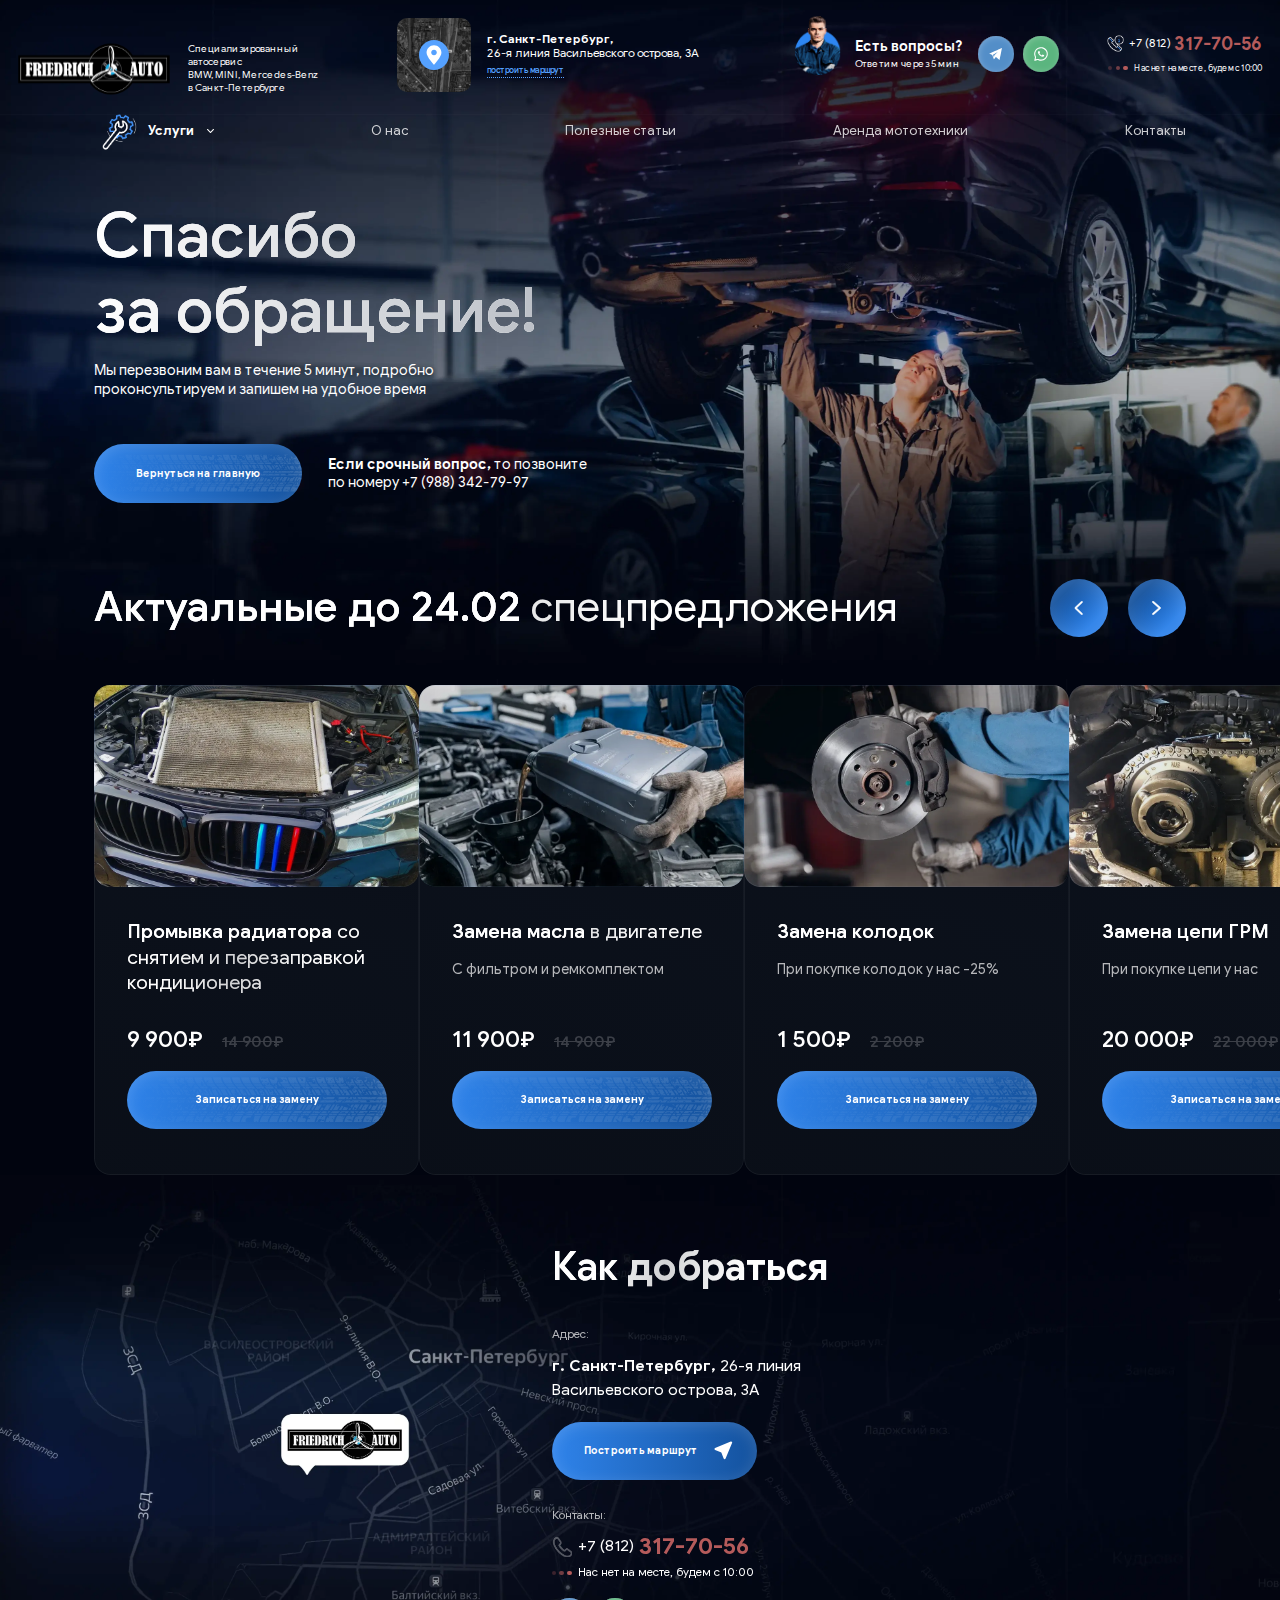
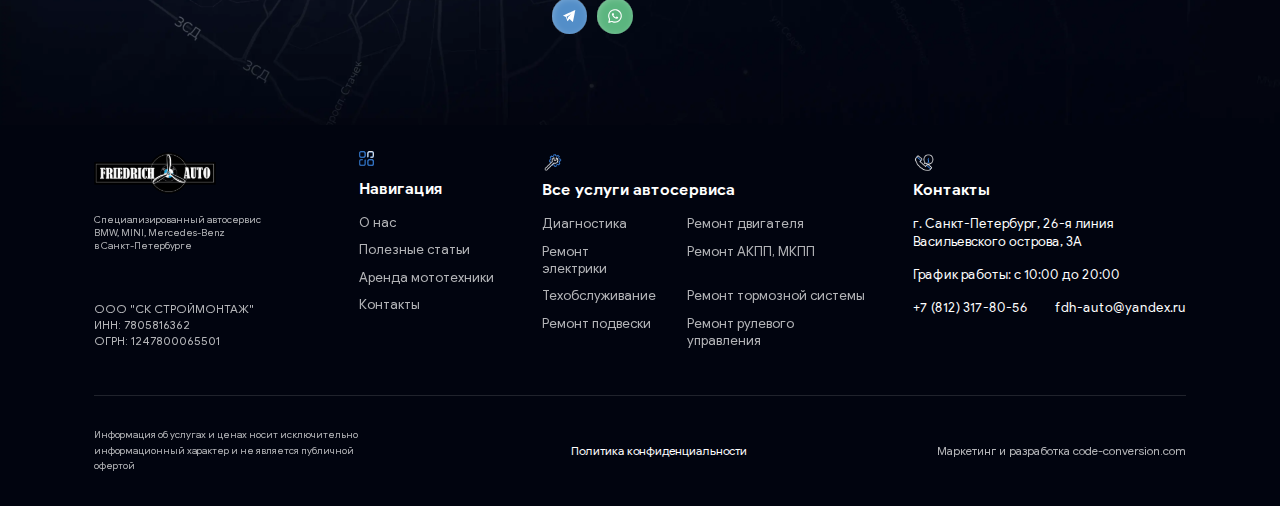
<file: thanks.html>
<!DOCTYPE html>
<html lang="en">
<head>
    <meta charset="UTF-8">
    <meta name="viewport" content="width=device-width, initial-scale=1.0">
    <link rel="shortcut icon" href="./assets/images/logo.svg" type="image/x-icon">
    <title>FRIEDRICH-AUTO</title>

    <!-- Link Swiper's CSS -->
    <link rel="stylesheet" href="https://cdn.jsdelivr.net/npm/swiper@11/swiper-bundle.min.css" />
    <!-- CSS file -->
    <link rel="stylesheet" href="./assets/scss/style.css">
</head>
<body>
    
    <div class="wrapper">

        <!-- Header -->
        <header class="header">
            <div class="container header-container">
                <div class="header-left">
                    <a href="/" class="header-logo">
                        <img src="./assets/images/logo.svg" alt="">
                        <span>
                            Специализированный автосервис <br>
                            BMW, MINI, Mercedes-Benz <br>
                            в Санкт-Петербурге
                        </span>
                    </a>
                    <div class="header-location">
                        <img src="./assets/images/header-location-icon.svg" alt="">
                        <div class="header-location__text">
                            <p>
                                <span>г. Санкт-Петербург, </span> <br>
                                26-я линия Васильевского острова, 3А
                            </p>
                            <a href="https://yandex.ru/maps?ll=30.2632440000000002555680112%2C59.92609800000000319641912938&mode=routes&rtext=~59.92609800000000319641912938%2C30.2632440000000002555680112&z=17" target="_blank">построить маршрут</a>
                        </div>
                    </div>
                </div>
                <div class="header-right">
                    <div class="header-network">
                        <img src="./assets/images/header-user-card.png" alt="" class="main-img">
                        <div class="texts">
                            <h4>Есть вопросы?</h4>
                            <p>Ответим через 5 мин</p>
                        </div>
                        <ul>
                            <li>
                                <a href="https://t.me/fdhauto" target="_blank">
                                    <img src="./assets/images/telegram.svg" alt="">
                                </a>
                            </li>
                            <li>
                                <a href="https://wa.me/79811851212" target="_blank">
                                    <img src="./assets/images/whatsapp.svg" alt="">
                                </a>
                            </li>
                        </ul>
                    </div>
                    <div class="header-phone">
                        <a href="tel:+7 (812) 317-70-56" target="_blank">
                            <img src="./assets/images/header-phone.gif" width="32" alt="">
                            <span>
                                +7 (812)
                                <b>317-70-56</b>
                            </span>
                        </a>
                        <p>
                            <span class="icon"></span>
                            <span class="text-active">Мы онлайн и на связи до 20:00</span>
                            <span class="text-noactive">Нас нет на месте, будем с 10:00</span>
                        </p>
                    </div>
                    <button class="bars navigation-open">
                        <span>Меню</span>
                        <img src="./assets/images/bars.svg" alt="">
                    </button>
                </div>
            </div>
        </header>
        <!-- Header end -->

        <!-- Navigation -->
        <section class="navigation">
            <div class="navigation-bg"></div>
            <div class="navigation-content">
                <button class="btn-close">
                    <img src="./assets/images/times-blue.svg" alt="">
                </button>
                <div class="navigation-content__head">
                </div>
                <div class="navigation-content__body">
                    <div class="navigation-content__body-item">
                        <h3>
                            <img src="./assets/images/bars.svg" width="23" alt="">
                            <span>Навигация</span>
                        </h3>
                        <ul>
                            <li>
                                <a href="/">О нас</a>
                            </li>
                            <li>
                                <a href="/useful-article.html">Полезные статьи</a>
                            </li>
                            <li>
                                <a href="/#rent">Аренда мототехники</a>
                            </li>
                            <li>
                                <a href="#contact">Контакты</a>
                            </li>
                        </ul>
                    </div>
                    <div class="navigation-content__body-item">
                        <h3>
                            <img src="./assets/images/home-icon-1.gif" width="24" alt="">
                            <span>Все услуги автосервиса</span>
                        </h3>
                        <ul>
                            <li>
                                <a href="./diagnostic.html">Диагностика</a>
                            </li>
                            <li>
                                <a href="./remont-elektriki.html">Ремонт электрики</a>
                            </li>
                            <li>
                                <a href="./tehobsluzhivanie.html">Техобслуживание</a>
                            </li>
                            <li>
                                <a href="./remont-podveski.html">Ремонт подвески</a>
                            </li>
                            <li>
                                <a href="./remont-dvigatelya.html">Ремонт двигателя</a>
                            </li>
                            <li>
                                <a href="./remont-akpp-mkpp.html">Ремонт АКПП, МКПП</a>
                            </li>
                            <li>
                                <a href="./remont-tormozov.html">Ремонт тормозной системы</a>
                            </li>
                            <li>
                                <a href="./remont-rulevogo.html">Ремонт рулевого управления</a>
                            </li>
                        </ul>
                    </div>
                    <div class="navigation-content__body-item">
                        <h3>Адрес</h3>
                        <p>
                            <a href="https://yandex.ru/maps/org/fridrikh_avto/22701791744/?ll=30.263244%2C59.926098&z=16" target="_blank">
                                <span>г. Санкт-Петербург</span>, 26-я линия <br> Васильевского острова, 3А
                            </a>
                        </p>
                        <a href="https://yandex.ru/maps?ll=30.2632440000000002555680112%2C59.92609800000000319641912938&mode=routes&rtext=~59.92609800000000319641912938%2C30.2632440000000002555680112&z=17" target="_blank" class="route-link">построить маршрут</a>
                    </div>
                </div>
            </div>
        </section>
        <!-- Navigation end -->

        <!-- Modals -->
        <section class="modal diagnostic-modal">
            <div class="modal-bg"></div>
            <div class="modal-dialog__wrap">
                <div class="modal-dialog">
                    <div class="modal-content">
                        <button class="modal-close">
                            <img src="./assets/images/close_icon.svg" alt="">
                        </button>
                        <img src="./assets/images/diagnostic-modal-bg.webp" alt="" class="modal-bg">
                        <h2 class="text-gr">
                            <span>Комплексная диагностика авто</span> <br>по 72+ пунктам
                        </h2>
                        <ul class="list-1">
                            <li>
                                <img src="./assets/images/tick-icon.svg" alt="">
                                <p><b>Подробное пояснение</b> в чем проблема</p>
                            </li>
                            <li>
                                <img src="./assets/images/tick-icon.svg" alt="">
                                <p>Подбор вариантов <b>устранения проблемы</b></p>
                            </li>
                            <li>
                                <img src="./assets/images/tick-icon.svg" alt="">
                                <p>Расчет <b>стоимости ремонта</b></p>
                            </li>
                        </ul>
                        <ul class="list-2">
                            <li>
                                <img src="./assets/images/tick-icon.svg" alt="">
                                <p><b>Проверяем систему охлаждения,</b> чтобы предотвратить перегрев и возможные проблемы</p>
                            </li>
                            <li>
                                <img src="./assets/images/tick-icon.svg" alt="">
                                <p><b>Диагностируем электронные системы автомобиля,</b> чтобы убедиться в их корректной работе</p>
                            </li>
                            <li>
                                <img src="./assets/images/tick-icon.svg" alt="">
                                <p><b>Проверяем двигатель на наличие ошибок и неисправностей,</b> чтобы выявить возможные проблемы на ранней стадии</p>
                            </li>
                        </ul>
                        <form action="" class="modal-form">
                            <div class="modal-form__head">
                                <img src="./assets/images/modal-arrow.svg" alt="" class="icon">
                                <img src="./assets/images/modal-arrow-2.svg" alt="" class="icon-2">
                                <img src="./assets/images/diagnostic-form-card.webp" alt="" class="main-img">
                                <p>
                                    <span>Ароматизатор</span> BMW Natural Air <br> <span>в подарок</span>
                                </p>
                            </div>
                            <div class="form-inp">
                                <img src="./assets/images/form-user-icon.svg" alt="">
                                <input type="text" placeholder="Введите имя">
                            </div>
                            <div class="form-inp">
                                <img src="./assets/images/form-phone-icon.png" alt="">
                                <input type="tel" placeholder="+7 (999) 888-77-66">
                            </div>
                            <button type="submit" class="btn-blue tn-atom">
                                <span>Записаться на диагностику</span>
                                <img src="./assets/images/btn-bg.png" alt="" class="bg-img">
                            </button>
                        </form>
                    </div>
                </div>
            </div>
        </section>

        <!-- Car modal -->
        <section class="modal car-modal">
            <div class="modal-bg"></div>
            <div class="modal-dialog__wrap">
                <div class="modal-dialog">
                    <div class="modal-content">
                        <button class="modal-close">
                            <img src="./assets/images/close_icon.svg" alt="">
                        </button>
                        <div class="car-modal__left">
                            <div class="car-modal__swp">
                                <div class="swp-btn__wrap">
                                    <button class="btn-prev btn-swp swp-btn">
                                        <img src="./assets/images/arrow-left.svg" alt="">
                                    </button>
                                    <button class="btn-next btn-swp swp-btn">
                                        <img src="./assets/images/arrow-right.svg" alt="">
                                    </button>
                                </div>
                                <div class="swiper">
                                    <div class="swiper-wrapper">
                                        <div class="swiper-slide">
                                            <img src="./assets/images/car-modal-card-1.webp" alt="">
                                        </div>
                                        <div class="swiper-slide">
                                            <img src="./assets/images/car-modal-card-1.webp" alt="">
                                        </div>
                                        <div class="swiper-slide">
                                            <img src="./assets/images/car-modal-card-1.webp" alt="">
                                        </div>
                                        <div class="swiper-slide">
                                            <img src="./assets/images/car-modal-card-1.webp" alt="">
                                        </div>
                                        <div class="swiper-slide">
                                            <img src="./assets/images/car-modal-card-1.webp" alt="">
                                        </div>
                                        <div class="swiper-slide">
                                            <img src="./assets/images/car-modal-card-1.webp" alt="">
                                        </div>
                                        <div class="swiper-slide">
                                            <img src="./assets/images/car-modal-card-1.webp" alt="">
                                        </div>
                                        <div class="swiper-slide">
                                            <img src="./assets/images/car-modal-card-1.webp" alt="">
                                        </div>
                                    </div>
                                </div>
                            </div>
                            <ul>
                                <li class="active">
                                    <img src="./assets/images/car-modal-card-2.webp" alt="">
                                </li>
                                <li>
                                    <img src="./assets/images/car-modal-card-2.webp" alt="">
                                </li>
                                <li>
                                    <img src="./assets/images/car-modal-card-2.webp" alt="">
                                </li>
                                <li>
                                    <img src="./assets/images/car-modal-card-2.webp" alt="">
                                </li>
                                <li>
                                    <img src="./assets/images/car-modal-card-2.webp" alt="">
                                </li>
                                <li>
                                    <img src="./assets/images/car-modal-card-2.webp" alt="">
                                </li>
                                <li>
                                    <img src="./assets/images/car-modal-card-2.webp" alt="">
                                </li>
                                <li>
                                    <img src="./assets/images/car-modal-card-2.webp" alt="">
                                </li>
                            </ul>
                        </div>
                        <div class="car-modal__right">
                            <h2 class="text-gr">
                                <span>BMW 118i E87.</span> Восстановили АКПП <br> в 3 раза дешевле, чем другие сервисы 
                            </h2>
                            <ul>
                                <li>
                                    <h3>Проблема</h3>
                                    <ul>
                                        <li>АКПП работает не стабильно, дергается при ускорении и при переключении передач. В 3 автосервисах указали, что проблема с АКПП, надо чинить, озвучили цену ремонта 100 000 ₽ - 130 000 ₽ и сроки до 1 недели.  </li>
                                    </ul>
                                </li>
                                <li>
                                    <h3>Выявление причины проблемы</h3>
                                    <ul>
                                        <li>Провели комплексную диагностику. Т.к. на уже встречались с подобными проблемами, предложили начать с проверки  мехатроника. Для его проверки не нужно снимать АКПП, что уже снижает стоимость ремонта. </li>
                                        <li>В мехатронике обнаружили несколько изношенных шариков. Эти шарики работают, как клапаны, регулируют давление масла внутри системы. Их износ вызывает перетечки жидкости, что приводит к множеству проблем.</li>
                                    </ul>
                                </li>
                                <li>
                                    <h3>Решение</h3>
                                    <ul>
                                        <li>В течение дня сняли и разобрали мехатроник, заменили изношенные шарики, поменяли масло в коробке и восстановили нормальную работу АКПП. Клиент заплатил всего 45 000₽, вместо 130 000 ₽ за ремонт АКПП в других сервисах.</li>
                                    </ul>
                                </li>
                            </ul>
                        </div>
                    </div>
                </div>
            </div>
        </section>
        <!-- Car modal end -->

        <!-- Rent modal -->
        <div class="modal rent-modal">
            <div class="modal-bg"></div>
            <div class="modal-dialog__wrap">
                <div class="modal-dialog">
                    <div class="modal-content">
                        <button class="modal-close">
                            <img src="./assets/images/close_icon.svg" alt="">
                        </button>
                        <h2 class="text-gr">
                            <span>Аренда</span> мототехники
                        </h2>
                        <h3>
                            <b>Перезвоним в течение 5 минут</b> <br>
                            и подробно проконсультируем
                        </h3>
                        <div class="rent-modal__form">
                            <div class="form-inp">
                                <img src="./assets/images/form-user-icon.svg" alt="">
                                <input type="text" placeholder="Введите имя">
                            </div>
                            <div class="form-inp">
                                <img src="./assets/images/form-phone-icon.png" alt="">
                                <input type="tel" placeholder="+7 (999) 888-77-66">
                            </div>
                            <button type="submit" class="btn-blue tn-atom">
                                <span>Узнать условия аренды</span>
                                <img src="./assets/images/btn-bg-2.svg" alt="">
                            </button>
                        </div>
                    </div>
                </div>
            </div>
        </div>
        <!-- Rent modal end -->

        <!-- Signup modal -->
        <div class="modal signup-modal">
            <div class="modal-bg"></div>
            <div class="modal-dialog__wrap">
                <div class="modal-dialog">
                    <div class="modal-content">
                        <button class="modal-close">
                            <img src="./assets/images/close_icon.svg" alt="">
                        </button>
                        <h2 class="text-gr">
                            Запись на ТО
                        </h2>
                        <h3>
                            <b>Перезвоним в течение 5 минут</b> <br>
                            и запишем вас на удобное время
                        </h3>
                        <div class="rent-modal__form">
                            <div class="form-inp">
                                <img src="./assets/images/form-user-icon.svg" alt="">
                                <input type="text" placeholder="Введите имя">
                            </div>
                            <div class="form-inp">
                                <img src="./assets/images/form-phone-icon.png" alt="">
                                <input type="tel" placeholder="+7 (999) 888-77-66">
                            </div>
                            <button type="submit" class="btn-blue tn-atom">
                                <span>Записаться на замену</span>
                                <img src="./assets/images/btn-bg-2.svg" alt="">
                            </button>
                        </div>
                    </div>
                </div>
            </div>
        </div>
        <!-- Signup modal end -->
        <!-- Modals end -->

        <main>

            <!-- Home -->
            <section class="home thanks-home">
                <img src="./assets/images/thanks-home-bg.webp" alt="" class="home-bg">
                <img src="./assets/images/home-bg-md.webp" alt="" class="home-bg md">
                <img src="./assets/images/thanks-home-mb.webp" alt="" class="home-bg mb">
                <div class="container home-container">
                    <div class="home-navs__wrap">
                        <ul class="home-navs">
                            <li>
                                <a href="#">
                                    <img src="./assets/images/home-icon-1.gif" width="46" alt="">
                                    <span>
                                        Услуги
                                        <img src="./assets/images/arrow-down.svg" alt="">
                                    </span>
                                </a>
                                <div class="links">
                                    <a href="./diagnostic.html">Диагностика</a>
                                    <a href="./remont-elektriki.html">Ремонт электрики</a>
                                    <a href="./tehobsluzhivanie.html">Техобслуживание</a>
                                    <a href="./remont-podveski.html">Ремонт подвески</a>
                                    <a href="./remont-dvigatelya.html">Ремонт двигателя</a>
                                    <a href="./remont-akpp-mkpp.html">Ремонт АКПП, МКПП</a>
                                    <a href="./remont-tormozov.html">Ремонт тормозной системы</a>
                                    <a href="./remont-rulevogo.html">Ремонт рулевого управления</a>
                                </div>
                            </li>
                            <li>
                                <a href="/">О нас</a>
                            </li>
                            <li>
                                <a href="./useful-article.html">Полезные статьи</a>
                            </li>
                            <li>
                                <a href="/#rent">Аренда мототехники</a>
                            </li>
                            <li>
                                <a href="#contact">Контакты</a>
                            </li>
                        </ul>
                        <div class="header-phone">
                            <a href="#">
                                <img src="./assets/images/header-phone.gif" width="32" alt="">
                                <span>
                                    +7 (812)
                                    <b>317-70-56</b>
                                </span>
                            </a>
                            <p>
                                <span class="icon"></span>
                                <span class="text-active">Мы онлайн и на связи до 20:00</span>
                                <span class="text-noactive">Нас нет на месте, будем с 10:00</span>
                            </p>
                        </div>
                    </div>
                    <div class="home-bottom">
                        <h1>Спасибо <br>за обращение!</h1>
                        <h3>Мы перезвоним вам в течение 5 минут, подробно проконсультируем и запишем на удобное время</h3>
                        <div class="btns">
                            <a href="/" class="btn-blue tn-atom">
                                <span>Вернуться на главную</span>
                                <img src="./assets/images/btn-bg-2.svg" alt="">
                            </a>
                            <p><b>Если срочный вопрос,</b> то позвоните <br>по номеру +7 (988) 342-79-97</p>
                        </div>
                    </div>
                </div>
            </section>
            <!-- Home end -->

            <!-- Offer -->
            <section class="offer thanks-offer">
                <img src="./assets/images/thanks-offer-bg.webp" alt="" class="offer-bg">
                <div class="container">
                    <div class="offer-head">
                        <h2 class="text-gr"><span>Актуальные до <span class="discount-day">24.02</span></span> спецпредложения</h2>
                        <div class="offer-head__btn">
                            <button class="btn-swp btn-swp__prev">
                                <img src="./assets/images/arrow-left.svg" alt="">
                            </button>
                            <button class="btn-swp btn-swp__next">
                                <img src="./assets/images/arrow-right.svg" alt="">
                            </button>
                        </div>
                    </div>
                    <div class="offer-swp">
                        <div class="swiper">
                            <div class="swiper-wrapper">
                                <div class="swiper-slide offer-card">
                                    <div class="main-img">
                                        <img src="./assets/images/offer-card-bg.webp" alt="">
                                        <img src="./assets/images/offer-card-1.webp" alt="">
                                    </div>
                                    <div class="offer-card__body">
                                        <div>
                                            <h3 class="text-gr"><span>Промывка радиатора</span> со снятием и перезаправкой кондиционера</h3>
                                        </div>
                                        <div>
                                            <div class="price">
                                                <h4>9 900₽</h4>
                                                <del>14 900₽</del>
                                            </div>
                                            <a href="#" class="btn-blue tn-atom signup-modal__open">
                                                <span>Записаться на замену</span>
                                                <img src="./assets/images/btn-bg-2.svg" alt="">
                                            </a>
                                        </div>
                                    </div>
                                </div>
                                <div class="swiper-slide offer-card">
                                    <div class="main-img">
                                        <img src="./assets/images/offer-card-bg.webp" alt="">
                                        <img src="./assets/images/offer-card-2.webp" alt="">
                                    </div>
                                    <div class="offer-card__body">
                                        <div>
                                            <h3 class="text-gr"><span>Замена масла</span> в двигателе</h3>
                                            <p>С фильтром и ремкомплектом</p>
                                        </div>
                                        <div>
                                            <div class="price">
                                                <h4>11 900₽</h4>
                                                <del>14 900₽</del>
                                            </div>
                                            <a href="#" class="btn-blue tn-atom signup-modal__open">
                                                <span>Записаться на замену</span>
                                                <img src="./assets/images/btn-bg-2.svg" alt="">
                                            </a>
                                        </div>
                                    </div>
                                </div>
                                <div class="swiper-slide offer-card">
                                    <div class="main-img">
                                        <img src="./assets/images/offer-card-bg.webp" alt="">
                                        <img src="./assets/images/offer-card-3.webp" alt="">
                                    </div>
                                    <div class="offer-card__body">
                                        <div>
                                            <h3 class="text-gr"><span>Замена колодок</span></h3>
                                            <p>При покупке колодок у нас -25%</p>
                                        </div>
                                        <div>
                                            <div class="price">
                                                <h4>1 500₽</h4>
                                                <del>2 200₽</del>
                                            </div>
                                            <a href="#" class="btn-blue tn-atom signup-modal__open">
                                                <span>Записаться на замену</span>
                                                <img src="./assets/images/btn-bg-2.svg" alt="">
                                            </a>
                                        </div>
                                    </div>
                                </div>
                                <div class="swiper-slide offer-card">
                                    <div class="main-img">
                                        <img src="./assets/images/offer-card-bg.webp" alt="">
                                        <img src="./assets/images/offer-card-4.webp" alt="">
                                    </div>
                                    <div class="offer-card__body">
                                        <div>
                                            <h3 class="text-gr"><span>Замена цепи ГРМ</span></h3>
                                            <p>При покупке цепи у нас</p>
                                        </div>
                                        <div>
                                            <div class="price">
                                                <h4>20 000₽</h4>
                                                <del>22 000₽</del>
                                            </div>
                                            <a href="#" class="btn-blue tn-atom signup-modal__open">
                                                <span>Записаться на замену</span>
                                                <img src="./assets/images/btn-bg-2.svg" alt="">
                                            </a>
                                        </div>
                                    </div>
                                </div>
                                <div class="swiper-slide offer-card">
                                    <div class="main-img">
                                        <img src="./assets/images/offer-card-bg.webp" alt="">
                                        <img src="./assets/images/offer-card-5.webp" alt="">
                                    </div>
                                    <div class="offer-card__body">
                                        <div>
                                            <h3 class="text-gr"><span>Замена масла</span> в коробке</h3>
                                            <p>С запчастями и расходниками</p>
                                        </div>
                                        <div>
                                            <div class="price">
                                                <h4>25 000₽</h4>
                                                <del>28 000₽</del>
                                            </div>
                                            <a href="#" class="btn-blue tn-atom signup-modal__open">
                                                <span>Записаться на замену</span>
                                                <img src="./assets/images/btn-bg-2.svg" alt="">
                                            </a>
                                        </div>
                                    </div>
                                </div>
                            </div>
                        </div>
                    </div>
                    <div class="offer-foot">
                        <h4>
                            <img src="./assets/images/pointer.gif" width="28" alt="">
                            <span class="text-gr">Листайте дальше</span>
                        </h4>
                        <div class="btns">
                            <button class="btn-swp btn-swp__prev">
                                <img src="./assets/images/arrow-left.svg" alt="">
                            </button>
                            <button class="btn-swp btn-swp__next">
                                <img src="./assets/images/arrow-right.svg" alt="">
                            </button>
                        </div>
                    </div>
                </div>
            </section>
            <!-- Offer end -->

            <!-- Contact -->
            <section class="contact thanks-contact" id="contact">
                <img src="./assets/images/contact-bg.webp" alt="" class="contact-bg">
                <div class="container contact-container">
                    <div class="contact-content">
                        <h2 class="text-gr"><span>Как</span> добраться</h2>
                        <div class="address-wrap">
                            <div>
                                <label for="">Адрес:</label>
                                <address>
                                    <a href="https://yandex.ru/maps/org/fridrikh_avto/22701791744/?ll=30.263244%2C59.926098&z=16" target="_blank">
                                        <b>г. Санкт-Петербург,</b> 26-я линия Васильевского острова, 3А
                                    </a>
                                </address>
                            </div>
                            <a href="https://yandex.ru/maps?ll=30.2632440000000002555680112%2C59.92609800000000319641912938&mode=routes&rtext=~59.92609800000000319641912938%2C30.2632440000000002555680112&z=17" target="_blank" class="btn-blue tn-atom">
                                <span>Построить маршрут </span>
                                <img src="./assets/images/button-icon.svg" alt="">
                            </a>
                        </div>
                        <label for="">Контакты:</label>
                        <div class="header-phone">
                            <a href="tel:+7 (812) 317-70-56" target="_blank">
                                <img src="./assets/images/phone-gray-icon.png" width="18" alt="">
                                <span>
                                    +7 (812)
                                    <b>317-70-56</b>
                                </span>
                            </a>
                            <p>
                                <span class="icon"></span>
                                <span class="text-active">Мы онлайн и на связи до 20:00</span>
                                <span class="text-noactive">Нас нет на месте, будем с 10:00</span>
                            </p>
                        </div>
                        <ul>
                            <li>
                                <a href="https://t.me/fdhauto" target="_blank">
                                    <img src="./assets/images/telegram.svg" alt="">
                                </a>
                            </li>
                            <li>
                                <a href="https://wa.me/79811851212" target="_blank">
                                    <img src="./assets/images/whatsapp.svg" alt="">
                                </a>
                            </li>
                        </ul>
                    </div>
                </div>
            </section>
            <!-- Contact end -->

        </main>

        <!-- Footer -->
        <footer class="footer">
            <div class="container footer-container">
                <div class="footer-head">
                    <div class="footer-left">
                        <a href="/" class="footer-logo">
                            <img src="./assets/images/logo.svg" alt="">
                            <span>FRIEDRICH AUTO</span>
                        </a>
                        <p>
                            Специализированный автосервис <br>
                            BMW, MINI, Mercedes-Benz <br>
                            в Санкт-Петербурге
                        </p>
                        <ul>
                            <li>ООО "СК СТРОЙМОНТАЖ"</li>
                            <li>ИНН:  7805816362</li>
                            <li>ОГРН:  1247800065501</li>
                        </ul>
                    </div>
                    <div class="footer-navs">
                        <div class="footer-navs__item">
                            <h3>
                                <img src="./assets/images/footer-icon-1.svg" width="23" alt="">
                                <span>Навигация</span>
                            </h3>
                            <ul>
                                <li>
                                    <a href="/">О нас</a>
                                </li>
                                <li>
                                    <a href="./useful-article.html">Полезные статьи</a>
                                </li>
                                <li>
                                    <a href="/#rent">Аренда мототехники</a>
                                </li>
                                <li>
                                    <a href="#contact">Контакты</a>
                                </li>
                            </ul>
                        </div>
                        <div class="footer-navs__item">
                            <h3>
                                <img src="./assets/images/footer-icon-2.gif" width="35" alt="">
                                <span>Все услуги автосервиса</span>
                            </h3>
                            <ul>
                                <li>
                                    <a href="./diagnostic.html">Диагностика</a>
                                </li>
                                <li>
                                    <a href="./remont-dvigatelya.html">Ремонт двигателя</a>
                                </li>
                                <li>
                                    <a href="./remont-elektriki.html">Ремонт электрики</a>
                                </li>
                                <li>
                                    <a href="./remont-akpp-mkpp.html">Ремонт АКПП, МКПП</a>
                                </li>
                                <li>
                                    <a href="./tehobsluzhivanie.html">Техобслуживание</a>
                                </li>
                                <li>
                                    <a href="./remont-tormozov.html">Ремонт тормозной системы</a>
                                </li>
                                <li>
                                    <a href="./remont-podveski.html">Ремонт подвески</a>
                                </li>
                                <li>
                                    <a href="./remont-rulevogo.html">Ремонт рулевого управления</a>
                                </li>
                            </ul>
                        </div>
                        <div class="footer-navs__item">
                            <h3>
                                <img src="./assets/images/footer-icon-3.gif" width="35" alt="">
                                <span>Контакты</span>
                            </h3>
                            <p>
                                <a class="address-link" href="https://yandex.ru/maps/org/fridrikh_avto/22701791744/?ll=30.263244%2C59.926098&z=16" target="_blank">
                                    г. Санкт-Петербург, 26-я линия Васильевского острова, 3А
                                </a>
                            </p>
                            <div class="time-table">График работы: c 10:00 до 20:00</div>
                            <div class="links">
                                <a href="tel:+7 (812) 317-80-56">+7 (812) 317-80-56</a>
                                <a href="mailto:fdh-auto@yandex.ru" target="_blank">fdh-auto@yandex.ru</a>
                            </div>
                            <a href="https://yandex.ru/maps?ll=30.2632440000000002555680112%2C59.92609800000000319641912938&mode=routes&rtext=~59.92609800000000319641912938%2C30.2632440000000002555680112&z=17" target="_blank" class="blue-link">построить маршрут</a>
                        </div>
                    </div>
                </div>
                <div class="mb-text">
                    <h3>Реквизиты</h3>
                    <ul>
                        <li>ООО «Фридрих Авто»</li>
                        <li>ИНН: 7701234567</li>
                        <li>КПП: 770101001</li>
                        <li>ОГРН: 1177746123456</li>
                    </ul>
                </div>
                <div class="line"></div>
                <div class="footer-bottom">
                    <p>Информация об услугах и ценах носит исключительно информационный характер и не является публичной офертой</p>
                    <a href="./policy.html">Политика конфиденциальности</a>
                    <a href="">Маркетинг и разработка code-conversion.com</a>
                </div>
            </div>
        </footer>
        <!-- Footer end -->

        <section class="fixed-panel">
            <a href="tel:+7 (812) 317-70-56" class="btn-green tn-atom">
                <img src="./assets/images/phone-icon.svg" width="16" alt="">
                <span>Позвонить</span>
            </a>
            <a href="#" class="btn-blue tn-atom">
                <img src="./assets/images/fixed-panel-icon-2.svg" alt="">
                <span>Записаться онлайн</span>
            </a>
        </section>

    </div>

    <script src="https://booking.easyweek.ru/widget.js"></script>
    <script>
        var ewWidget = new EasyWeekWidget({
            url: 'https://booking.easyweek.ru/fridrih-avto', button: { 
                text: 'Онлайн-запись', 
                showText: true, color: 
                '#000822', background: 
                '#3478CC', textColor: 
                '#D3D3D4', textBackground: 
                '#000822' }, 
                trigger: ".diagnostik"
        })
    </script>
    <!-- iMask JS file -->
    <script src="./assets/js/iMask.js"></script>
    <!-- Swiper JS -->
    <script src="https://cdn.jsdelivr.net/npm/swiper@11/swiper-bundle.min.js"></script>
    <!-- JS file -->
    <script src="./assets/js/main.js"></script>

</body>
</html>
</file>
<file: assets/scss/style.css>
@font-face {
  font-family: "Google Sans";
  src: url("../fonts/GoogleSans-MediumItalic.eot");
  src: local("Google Sans Medium Italic"), local("../fonts/GoogleSans-MediumItalic"), url("../fonts/GoogleSans-MediumItalic.eot?#iefix") format("embedded-opentype"), url("../fonts/GoogleSans-MediumItalic.woff2") format("woff2"), url("../fonts/GoogleSans-MediumItalic.woff") format("woff"), url("../fonts/GoogleSans-MediumItalic.ttf") format("truetype");
  font-weight: 500;
  font-style: italic;
}
@font-face {
  font-family: "Google Sans";
  src: url("../fonts/GoogleSans-Bold.eot");
  src: local("Google Sans Bold"), local("../fonts/GoogleSans-Bold"), url("../fonts/GoogleSans-Bold.eot?#iefix") format("embedded-opentype"), url("../fonts/GoogleSans-Bold.woff2") format("woff2"), url("../fonts/GoogleSans-Bold.woff") format("woff"), url("../fonts/GoogleSans-Bold.ttf") format("truetype");
  font-weight: bold;
  font-style: normal;
}
@font-face {
  font-family: "Google Sans";
  src: url("../fonts/GoogleSans-Italic.eot");
  src: local("Google Sans Italic"), local("../fonts/GoogleSans-Italic"), url("../fonts/GoogleSans-Italic.eot?#iefix") format("embedded-opentype"), url("../fonts/GoogleSans-Italic.woff2") format("woff2"), url("../fonts/GoogleSans-Italic.woff") format("woff"), url("../fonts/GoogleSans-Italic.ttf") format("truetype");
  font-weight: normal;
  font-style: italic;
}
@font-face {
  font-family: "Google Sans";
  src: url("../fonts/GoogleSans-Medium.eot");
  src: local("Google Sans Medium"), local("../fonts/GoogleSans-Medium"), url("../fonts/GoogleSans-Medium.eot?#iefix") format("embedded-opentype"), url("../fonts/GoogleSans-Medium.woff2") format("woff2"), url("../fonts/GoogleSans-Medium.woff") format("woff"), url("../fonts/GoogleSans-Medium.ttf") format("truetype");
  font-weight: 500;
  font-style: normal;
}
@font-face {
  font-family: "Google Sans";
  src: url("../fonts/GoogleSans-Regular.eot");
  src: local("Google Sans Regular"), local("../fonts/GoogleSans-Regular"), url("../fonts/GoogleSans-Regular.eot?#iefix") format("embedded-opentype"), url("../fonts/GoogleSans-Regular.woff2") format("woff2"), url("../fonts/GoogleSans-Regular.woff") format("woff"), url("../fonts/GoogleSans-Regular.ttf") format("truetype");
  font-weight: normal;
  font-style: normal;
}
@font-face {
  font-family: "Google Sans";
  src: url("../fonts/GoogleSans-BoldItalic.eot");
  src: local("Google Sans Bold Italic"), local("../fonts/GoogleSans-BoldItalic"), url("../fonts/GoogleSans-BoldItalic.eot?#iefix") format("embedded-opentype"), url("../fonts/GoogleSans-BoldItalic.woff2") format("woff2"), url("../fonts/GoogleSans-BoldItalic.woff") format("woff"), url("../fonts/GoogleSans-BoldItalic.ttf") format("truetype");
  font-weight: bold;
  font-style: italic;
}
* {
  padding: 0;
  margin: 0;
  box-sizing: border-box;
  -webkit-tap-highlight-color: transparent !important;
}

a {
  text-decoration: none;
  color: inherit;
  display: inline-block;
  cursor: pointer;
}

img {
  max-width: 100%;
}

span, label {
  display: inline-block;
}

html {
  scroll-behavior: smooth;
}

input, textarea {
  outline: none;
  border: 0;
  background: transparent;
}

button, select {
  border: none;
  cursor: pointer;
  background: transparent;
  outline: 0;
}

address {
  font-style: normal;
}

.wrapper {
  width: 100%;
  overflow: hidden;
  min-height: 100svh;
}

ul, ol, dl {
  list-style: none;
  padding: 0;
  margin: 0;
}

p, h1, h2, h3, h4, h5, h6 {
  padding: 0;
  margin: 0;
  font-weight: 400;
}

input[type=number]::-webkit-inner-spin-button,
input[type=number]::-webkit-outer-spin-button {
  -webkit-appearance: none;
  -moz-appearance: none;
  margin: 0;
}

body {
  font-family: "Google sans", serif;
  font-weight: 400;
  background: #01040F;
  color: #FFF;
}

button,
input,
select,
textarea {
  font-family: "Google sans", serif;
  font-weight: 400;
  color: #FFF;
}

html {
  font-size: 1px;
}
@media screen and (max-width: 1800px) {
  html {
    font-size: 0.9px;
  }
}
@media screen and (max-width: 1700px) {
  html {
    font-size: 0.85px;
  }
}
@media screen and (max-width: 1600px) {
  html {
    font-size: 0.8px;
  }
}
@media screen and (max-width: 1500px) {
  html {
    font-size: 0.75px;
  }
}
@media screen and (max-width: 1450px) {
  html {
    font-size: 0.73px;
  }
}
@media screen and (max-width: 1400px) {
  html {
    font-size: 0.7px;
  }
}
@media screen and (max-width: 1330px) {
  html {
    font-size: 0.67px;
  }
}
@media screen and (max-width: 1280px) {
  html {
    font-size: 0.65px;
  }
}
@media screen and (max-width: 1250px) {
  html {
    font-size: 0.63px;
  }
}
@media screen and (max-width: 1220px) {
  html {
    font-size: 0.6px;
  }
}
@media screen and (max-width: 1200px) {
  html {
    font-size: 1px;
  }
}
@media screen and (min-width: 1920px) {
  html {
    font-size: 1.1px;
  }
}
@media screen and (min-width: 2150px) {
  html {
    font-size: 1.2px;
  }
}
@media screen and (min-width: 2250px) {
  html {
    font-size: 1.3px;
  }
}
@media screen and (min-width: 2450px) {
  html {
    font-size: 1.4px;
  }
}
@media screen and (min-width: 2650px) {
  html {
    font-size: 1.5px;
  }
}
@media screen and (min-width: 2850px) {
  html {
    font-size: 1.6px;
  }
}
@media screen and (min-width: 3050px) {
  html {
    font-size: 1.7px;
  }
}
@media screen and (min-width: 3250px) {
  html {
    font-size: 1.8px;
  }
}
@media screen and (min-width: 3450px) {
  html {
    font-size: 1.9px;
  }
}
@media screen and (min-width: 3600px) {
  html {
    font-size: 2px;
  }
}
@media screen and (min-width: 3800px) {
  html {
    font-size: 2.1px;
  }
}

.container {
  max-width: 1680rem;
  margin: 0 auto;
}
@media screen and (max-width: 1200px) {
  .container {
    max-width: calc(100% - 54rem);
  }
}

.autoink {
  position: relative;
  transform: translate3d(0, 0, 0);
}
.autoink-icon {
  position: absolute;
  top: 0;
  left: 0;
  width: 100%;
  height: 100%;
  border-radius: 100rem;
  overflow: hidden;
}

.ink {
  display: block;
  position: absolute;
  background: rgb(255, 255, 255);
  border-radius: 100%;
  transform: scale(0);
  z-index: 20;
}

.animate {
  webkit-animation: ripple 4s linear infinite;
  animation: ripple 4s linear infinite;
}

@keyframes ripple {
  20% {
    opacity: 0;
    transform: scale(2.5);
  }
  100% {
    opacity: 0;
    transform: scale(2.5);
  }
}
.btn-blue {
  font-size: 16rem;
  font-weight: bold;
  line-height: 24rem;
  padding: 0 130rem 0 40rem;
  height: 90rem;
  display: inline-flex;
  align-items: center;
  justify-content: center;
  text-align: center;
  background: linear-gradient(90deg, #2F83EA 0%, #14529E 100%);
  box-shadow: inset 0rem 4rem 25rem rgba(255, 255, 255, 0.15);
  border-radius: 50rem;
  position: relative;
  z-index: 1;
}
.btn-blue .bg-img {
  position: absolute;
  right: 0;
  bottom: 0;
  height: 132rem;
  z-index: -1;
  -o-object-fit: cover;
     object-fit: cover;
}
@media screen and (max-width: 700px) {
  .btn-blue {
    height: 75rem;
    padding: 0 106rem 0 37rem;
    font-size: 13rem;
  }
  .btn-blue .bg-img {
    height: 103rem;
  }
}
.btn-green {
  display: inline-flex;
  align-items: center;
  gap: 20rem;
  align-items: center;
  justify-content: center;
  text-align: center;
  padding: 0 40.5rem;
  height: 90rem;
  border-radius: 50rem;
  background: #5BB57F;
  font-size: 16rem;
  font-weight: bold;
  line-height: 24rem;
  box-shadow: inset 0rem 4rem 25rem rgba(255, 255, 255, 0.15);
}
@media screen and (max-width: 700px) {
  .btn-green {
    height: 75rem;
    font-size: 13rem;
  }
  .btn-green img {
    width: 32rem;
  }
}
.btn-swp {
  display: flex;
  justify-content: center;
  align-items: center;
  width: 90rem;
  height: 90rem;
  background: linear-gradient(315deg, #2F83EA 25%, #14529E 75%);
  box-shadow: inset 0rem 5.14286rem 32.1429rem rgba(255, 255, 255, 0.15);
  border-radius: 702rem;
}
@media screen and (max-width: 700px) {
  .btn-swp {
    width: 60rem;
    height: 60rem;
  }
}
@media screen and (min-width: 1200px) {
  .btn-swp img {
    width: 14rem;
  }
}

.text-gr {
  background: linear-gradient(99.4deg, rgba(255, 255, 255, 0.5) 16.04%, rgba(164, 166, 170, 0.5) 40.7%, rgba(255, 255, 255, 0.5) 70.14%), #FFFFFF;
  -webkit-background-clip: text;
  -webkit-text-fill-color: transparent;
  background-clip: text;
  text-fill-color: transparent;
  color: transparent;
  font-weight: normal;
}
.text-gr span {
  font-weight: 500;
  display: inline;
  background: white;
  color: transparent;
  -webkit-background-clip: text;
          background-clip: text;
}

.form-inp {
  position: relative;
  z-index: 1;
  width: 100%;
  height: 90rem;
  border-radius: 50rem;
  overflow: hidden;
  background: #1F2539;
}
@media screen and (max-width: 700px) {
  .form-inp {
    height: 80rem;
  }
}
.form-inp img {
  position: absolute;
  left: 35rem;
  top: 50%;
  transform: translateY(-50%);
  z-index: -1;
  height: 20rem;
}
@media screen and (max-width: 700px) {
  .form-inp img {
    height: 17rem;
    left: 30rem;
  }
}
.form-inp input {
  width: 100%;
  height: 100%;
  padding: 0 73rem;
  font-size: 20rem;
  line-height: 155%;
  color: white;
}
@media screen and (max-width: 700px) {
  .form-inp input {
    font-size: 15rem;
    padding: 0 20rem 0 60rem;
  }
}
.form-inp input::-moz-placeholder {
  color: white;
  opacity: 0.4;
}
.form-inp input::placeholder {
  color: white;
  opacity: 0.4;
}

.header {
  position: absolute;
  top: 28rem;
  left: 0;
  width: 100%;
  z-index: 3;
  border-bottom: 2rem solid rgba(255, 255, 255, 0.02);
  padding-bottom: 28rem;
}
@media screen and (max-width: 700px) {
  .header {
    border-bottom: 1rem solid rgba(255, 255, 255, 0.05);
    top: 0;
    padding: 28rem 0 15rem;
  }
  .header.fixed {
    position: fixed;
    background: #131825;
    padding: 10rem 0;
  }
}
.header-container {
  display: flex;
  align-items: flex-end;
  justify-content: space-between;
  max-width: 1800rem;
}
@media screen and (max-width: 1854px) {
  .header-container {
    max-width: calc(100% - 54rem);
  }
}
@media screen and (max-width: 1650px) {
  .header-container {
    align-items: center;
  }
}
.header-left {
  display: flex;
  align-items: flex-end;
  gap: 80rem;
}
.header-logo {
  display: flex;
  align-items: center;
  gap: 28rem;
  flex-shrink: 0;
  font-size: 15rem;
  line-height: 135%;
}
.header-logo img {
  width: 234rem;
  height: auto;
  flex-shrink: 0;
}
@media screen and (max-width: 992px) {
  .header-logo {
    font-size: 10rem;
    gap: 25rem;
  }
  .header-logo br {
    display: none;
  }
  .header-logo img {
    width: 200rem;
    flex-shrink: 0;
  }
}
@media screen and (max-width: 700px) {
  .header-logo {
    font-size: 8rem;
    gap: 15rem;
  }
  .header-logo img {
    width: 156rem;
  }
}
.header-logo span {
  width: 242rem;
}
@media screen and (max-width: 1200px) {
  .header-logo span {
    font-size: 13rem;
    width: 150rem;
  }
  .header-logo span br {
    display: none;
  }
}
@media screen and (max-width: 1200px) {
  .header-logo span {
    display: none !important;
  }
}
.header-location {
  display: flex;
  align-items: center;
  gap: 25rem;
  padding-bottom: 5rem;
}
@media screen and (max-width: 1200px) {
  .header-location {
    display: none;
  }
}
.header-location p {
  font-size: 18rem;
  line-height: 120%;
  margin-bottom: 7rem;
}
.header-location p span {
  font-weight: bold;
}
.header-location a {
  font-size: 13rem;
  font-weight: 500;
  color: #55A1FF;
  border-bottom: 1rem dotted #55A1FF;
  padding-bottom: 4rem;
}
.header-right {
  display: flex;
  align-items: flex-end;
  gap: 71rem;
  padding-bottom: 10rem;
}
@media screen and (max-width: 1200px) {
  .header-right {
    align-items: center;
    padding-bottom: 0;
    gap: 49rem;
  }
}
.header-network {
  position: relative;
  display: flex;
  align-items: center;
  gap: 25rem;
  padding-bottom: 3rem;
}
@media screen and (max-width: 1200px) {
  .header-network {
    display: none;
  }
}
.header-network .main-img {
  position: absolute;
  left: -22rem;
  bottom: -2rem;
  transform: translateX(-100%);
  width: 69rem;
}
.header-network h4 {
  font-size: 22rem;
  font-weight: bold;
  line-height: 135%;
  margin-bottom: 2rem;
}
.header-network p {
  font-size: 15rem;
  line-height: 135%;
}
.header-network ul {
  display: flex;
  align-items: center;
  gap: 15rem;
}
@media screen and (min-width: 1200px) {
  .header-network ul img {
    width: 55rem;
  }
}
.header-phone {
  display: flex;
  flex-direction: column;
  align-items: flex-end;
  gap: 13rem;
}
@media screen and (max-width: 992px) {
  .header-phone {
    gap: 5rem;
  }
}
@media screen and (max-width: 700px) {
  .header-phone {
    display: none;
    gap: 3rem;
  }
}
.header-phone a {
  display: flex;
  align-items: center;
  gap: 5rem;
  font-size: 18rem;
  line-height: 130%;
}
@media screen and (max-width: 992px) {
  .header-phone a {
    font-size: 16rem;
  }
  .header-phone a img {
    width: 16rem;
  }
}
@media screen and (max-width: 700px) {
  .header-phone a {
    font-size: 11rem;
    gap: 3rem;
  }
  .header-phone a img {
    width: 17rem;
  }
}
@media screen and (min-width: 1200px) {
  .header-phone a img {
    width: 32rem;
  }
}
.header-phone a span {
  display: flex;
  align-items: flex-end;
  gap: 5rem;
}
@media screen and (max-width: 700px) {
  .header-phone a span {
    gap: 3rem;
  }
}
.header-phone a b {
  font-size: 28rem;
  font-weight: bold;
  color: #B55B5B;
}
@media screen and (max-width: 992px) {
  .header-phone a b {
    font-size: 25rem;
  }
}
@media screen and (max-width: 700px) {
  .header-phone a b {
    font-size: 18rem;
  }
}
.header-phone p {
  display: flex;
  align-items: center;
  gap: 10rem;
  font-size: 13rem;
  line-height: 130%;
}
@media screen and (max-width: 992px) {
  .header-phone p {
    font-size: 11rem;
    gap: 9rem;
  }
}
@media screen and (max-width: 700px) {
  .header-phone p {
    font-size: 8rem;
    gap: 3rem;
  }
}
.header-phone p .icon {
  width: 7rem;
  height: 7rem;
  border-radius: 50%;
  background: #5BB57F;
  background: #B55B5B;
  position: relative;
}
@media screen and (max-width: 992px) {
  .header-phone p .icon {
    width: 6rem;
    height: 6rem;
  }
}
@media screen and (max-width: 700px) {
  .header-phone p .icon {
    width: 5rem;
    height: 5rem;
  }
}
.header-phone p .icon::before {
  content: "";
  width: 7rem;
  height: 7rem;
  border-radius: 50%;
  background: #B55B5B;
  opacity: 0.6;
  position: absolute;
  left: -12rem;
  top: 0;
}
@media screen and (max-width: 992px) {
  .header-phone p .icon::before {
    width: 6rem;
    height: 6rem;
  }
}
@media screen and (max-width: 700px) {
  .header-phone p .icon::before {
    width: 5rem;
    height: 5rem;
    left: -8rem;
  }
}
.header-phone p .icon::after {
  content: "";
  width: 7rem;
  height: 7rem;
  border-radius: 50%;
  background: #B55B5B;
  opacity: 0.3;
  position: absolute;
  left: -24rem;
  top: 0;
}
@media screen and (max-width: 992px) {
  .header-phone p .icon::after {
    width: 6rem;
    height: 6rem;
  }
}
@media screen and (max-width: 700px) {
  .header-phone p .icon::after {
    width: 5rem;
    height: 5rem;
    left: -16rem;
  }
}
.header-phone p .text-active {
  display: none;
}
.header-phone.active a b {
  color: #55A1FF;
}
.header-phone.active p .icon {
  background: #5BB57F;
}
.header-phone.active p .icon::before, .header-phone.active p .icon::after {
  background: #5BB57F;
}
.header-phone.active p .text-active {
  display: block;
}
.header-phone.active p .text-noactive {
  display: none;
}
.header .bars {
  display: none;
  align-items: center;
  justify-content: center;
  gap: 10rem;
  font-size: 20rem;
  font-weight: 500;
  line-height: 130%;
}
@media screen and (max-width: 1200px) {
  .header .bars {
    display: flex;
  }
}
@media screen and (max-width: 700px) {
  .header .bars {
    font-size: 15rem;
    gap: 15rem;
  }
  .header .bars img {
    width: 23rem;
  }
}

.navigation {
  position: fixed;
  top: 0;
  left: 0;
  width: 100%;
  height: 100%;
  z-index: 6;
  display: none;
}
.navigation-bg {
  position: absolute;
  top: 0;
  left: 0;
  width: 100%;
  height: 100%;
  background: rgba(1, 4, 15, 0.7);
}
.navigation-content {
  position: absolute;
  right: 0;
  top: 0;
  height: 100%;
  width: 100%;
  max-width: 347rem;
  background: #0C1120;
  padding: 0 27rem 0 28rem;
  display: flex;
  flex-direction: column;
}
.navigation-content .btn-close {
  position: absolute;
  top: 48rem;
  right: 27rem;
  z-index: 2;
}
.navigation-content__body {
  display: flex;
  flex-direction: column;
  gap: 30rem;
  height: 100%;
  padding: 44rem 0 53rem 0;
  overflow-y: auto;
}
.navigation-content__body::-webkit-scrollbar {
  display: none;
}
.navigation-content__body-item:nth-child(2) h3 img {
  transform: scale(1.4);
}
.navigation-content h3 {
  display: flex;
  align-items: center;
  gap: 15rem;
  font-size: 20rem;
  font-weight: bold;
  line-height: 155%;
  margin-bottom: 15rem;
}
.navigation-content ul {
  display: flex;
  flex-direction: column;
  gap: 15rem;
}
.navigation-content ul a {
  font-size: 15rem;
  line-height: 155%;
  color: rgba(255, 255, 255, 0.7);
}
.navigation-content p {
  font-size: 15rem;
  line-height: 135%;
  margin-bottom: 10rem;
}
.navigation-content .route-link {
  color: #55A1FF;
  font-size: 13rem;
  font-weight: 130%;
  font-weight: 500;
  padding-bottom: 4rem;
  border-bottom: 1.5rem dotted #55A1FF;
}
.navigation.active {
  display: block;
}
@keyframes navBgActive {
  from {
    opacity: 0;
  }
  to {
    opacity: 1;
  }
}
@keyframes navConActive {
  from {
    transform: translateX(100%);
  }
  to {
    transform: translateX(0);
  }
}
.navigation.active .navigation-bg {
  animation: navBgActive 0.3s linear 1;
}
.navigation.active .navigation-content {
  animation: navConActive 0.3s linear 1;
}
.navigation.end-active {
  display: block;
}
@keyframes navBgEndActive {
  from {
    opacity: 1;
  }
  to {
    opacity: 0;
  }
}
@keyframes navConEndActive {
  from {
    opacity: 1;
    transform: translateX(0);
  }
  to {
    opacity: 1;
    transform: translateX(100%);
  }
}
.navigation.end-active .navigation-bg {
  opacity: 0;
  animation: navBgEndActive 0.3s linear 1;
}
.navigation.end-active .navigation-content {
  opacity: 0;
  animation: navConEndActive 0.3s linear 1;
}

.home {
  position: relative;
  z-index: 1;
}
.home-bg {
  position: absolute;
  top: 0;
  left: 0;
  width: 100%;
  height: 100%;
  -o-object-fit: cover;
     object-fit: cover;
  z-index: -1;
  -o-object-position: center bottom;
     object-position: center bottom;
}
@media screen and (max-width: 992px) {
  .home-bg {
    display: none;
  }
}
.home-bg.md {
  display: none;
}
@media screen and (max-width: 992px) {
  .home-bg.md {
    display: block;
  }
}
@media screen and (max-width: 700px) {
  .home-bg.md {
    display: none;
  }
}
.home-bg.mb {
  display: none;
}
@media screen and (max-width: 700px) {
  .home-bg.mb {
    display: block;
  }
}
.home-container {
  height: 1000rem;
  padding-top: 166rem;
  display: flex;
  flex-direction: column;
  align-items: flex-start;
  justify-content: space-between;
  position: relative;
}
@media screen and (max-width: 992px) {
  .home-container {
    height: 1015rem;
    padding-top: 164rem;
  }
}
@media screen and (max-width: 700px) {
  .home-container {
    padding-top: 135rem;
    height: 794rem;
  }
}
.home-navs {
  display: flex;
  align-items: center;
  justify-content: space-between;
  width: 100%;
}
.home-navs__wrap {
  width: 100%;
}
@media screen and (max-width: 700px) {
  .home-navs__wrap {
    display: flex;
    align-items: flex-start;
  }
}
.home-navs__wrap .header-phone {
  display: none;
  flex-shrink: 0;
}
@media screen and (max-width: 700px) {
  .home-navs__wrap .header-phone {
    display: flex;
  }
}
.home-navs a {
  display: flex;
  align-items: center;
  gap: 13rem;
  font-size: 20rem;
  opacity: 0.8;
}
@media screen and (max-width: 700px) {
  .home-navs a {
    font-size: 15rem;
    gap: 10rem;
  }
  .home-navs a img {
    width: 24rem;
  }
}
.home-navs a:hover {
  opacity: 1;
  position: relative;
}
.home-navs a:hover::after {
  content: "";
  position: absolute;
  left: 0;
  bottom: -2rem;
  width: 100%;
  height: 1rem;
  border-top: 1.5rem dotted #55A1FF;
}
.home-navs a span {
  display: flex;
  align-items: center;
  gap: 20rem;
}
.home-navs a span img {
  width: 10rem;
}
@media screen and (max-width: 700px) {
  .home-navs a span {
    gap: 15rem;
  }
  .home-navs a span img {
    width: 13rem;
  }
}
.home-navs li {
  position: relative;
  z-index: 2;
}
.home-navs li:first-child a {
  opacity: 1;
  font-weight: bold;
}
.home-navs li:first-child a::after {
  display: none;
}
.home-navs li:hover .links {
  display: flex;
}
@media screen and (max-width: 992px) {
  .home-navs li:not(:first-child) {
    display: none;
  }
}
.home-navs .links {
  position: absolute;
  left: 95rem;
  bottom: -1rem;
  transform: translateY(100%);
  background: white;
  border-radius: 10rem;
  padding: 25rem;
  display: none;
  flex-direction: column;
  align-items: flex-start;
  gap: 10rem;
}
@media screen and (max-width: 700px) {
  .home-navs .links {
    left: 50rem;
    bottom: -10rem;
    z-index: 3;
  }
}
.home-navs .links::after {
  content: "";
  position: absolute;
  left: 51rem;
  top: -6rem;
  background: white;
  width: 14rem;
  height: 14rem;
  transform: rotateZ(45deg);
  border-radius: 2rem 0 0 0;
}
.home-navs .links a {
  color: #01040F;
  opacity: 1;
  font-weight: 400 !important;
  white-space: nowrap;
  font-size: 15rem;
  line-height: 155%;
}
.home-navs .links a:hover {
  -webkit-text-stroke: 0.7rem #01040F;
  position: relative;
}
.home-navs .links a:hover::after {
  content: "";
  position: absolute;
  left: 0;
  bottom: -2rem;
  width: 100%;
  height: 1rem;
  border-top: 1.5rem dotted #55A1FF;
  display: block;
}
.home h1 {
  font-size: 64rem;
  line-height: 120%;
  max-width: 649rem;
  margin-bottom: 30rem;
  background: linear-gradient(90deg, #FFFFFF 0%, #BCC0C7 100%), linear-gradient(99.4deg, rgba(255, 255, 255, 0.5) 16.04%, rgba(164, 166, 170, 0.5) 40.7%, rgba(255, 255, 255, 0.5) 70.14%), #FFFFFF;
  -webkit-background-clip: text;
  -webkit-text-fill-color: transparent;
  background-clip: text;
  text-fill-color: transparent;
  -webkit-text-fill-color: transparent;
  color: transparent;
}
@media screen and (max-width: 992px) {
  .home h1 {
    font-size: 56rem;
  }
}
@media screen and (max-width: 700px) {
  .home h1 {
    font-size: 38rem;
    margin-bottom: 15rem;
  }
}
.home h1 span {
  display: inline;
  font-weight: 500;
  color: white;
  -webkit-text-fill-color: white;
}
.home h3 {
  font-size: 22rem;
  font-weight: 500;
  line-height: 130%;
  margin-bottom: 55rem;
}
@media screen and (max-width: 992px) {
  .home h3 {
    margin-bottom: 50rem;
  }
}
@media screen and (max-width: 700px) {
  .home h3 {
    font-size: 15rem;
    margin-bottom: 30rem;
  }
}
.home h4 {
  display: none;
  font-size: 13rem;
  font-weight: 500;
  line-height: 130%;
}
@media screen and (max-width: 700px) {
  .home h4 {
    margin-bottom: 25rem;
    display: block;
  }
}
.home .btns {
  display: flex;
  align-items: center;
  gap: 30rem;
  margin-bottom: 86rem;
}
@media screen and (max-width: 992px) {
  .home .btns {
    flex-direction: column;
    align-items: flex-start;
    margin-bottom: 49rem;
  }
}
@media screen and (max-width: 992px) and (max-width: 700px) {
  .home .btns {
    gap: 15rem;
    margin-bottom: 20rem;
  }
}
@media screen and (max-width: 992px) {
  .home .btns a {
    width: 410rem;
  }
}
@media screen and (max-width: 700px) {
  .home .btns a {
    width: 100%;
  }
}
@media screen and (max-width: 992px) {
  .home .btns a span.lg {
    display: none;
  }
}
.home .btns a span.mb {
  display: none;
}
@media screen and (max-width: 992px) {
  .home .btns a span.mb {
    display: block !important;
  }
}
.home-bottom {
  width: 100%;
}
.home .swp {
  display: flex;
  gap: 20rem;
}
.home .rating-card {
  width: 195rem;
  flex-shrink: 0;
  background: #1D212F;
  -webkit-backdrop-filter: blur(10rem);
          backdrop-filter: blur(10rem);
  border-radius: 16rem;
  padding: 24rem 25rem 25rem;
  position: relative;
  z-index: 2;
}
@media screen and (max-width: 700px) {
  .home .rating-card {
    position: absolute;
    bottom: -16rem;
    transform: translateY(100%);
    display: flex;
    align-items: center;
    width: auto;
    background: transparent;
    -webkit-backdrop-filter: none;
            backdrop-filter: none;
    padding: 0;
  }
}
.home .rating-card__head {
  display: flex;
  align-items: center;
  margin-bottom: 8rem;
}
@media screen and (max-width: 700px) {
  .home .rating-card__head {
    margin-bottom: 0;
  }
}
.home .rating-card__head img {
  flex-shrink: 0;
}
.home .rating-card__head img:nth-child(2) {
  margin: 0 10rem 0 4.43rem;
}
@media screen and (max-width: 700px) {
  .home .rating-card__head img {
    width: 14.04rem;
  }
  .home .rating-card__head img:nth-child(2) {
    width: 11.23rem;
    margin: 0 7.31rem 0 3.24rem;
  }
}
.home .rating-card__head span {
  font-size: 15rem;
  font-weight: 400;
  line-height: 130%;
}
@media screen and (max-width: 700px) {
  .home .rating-card__head span {
    font-size: 10.97rem;
  }
}
.home .rating-card__value {
  display: flex;
  align-items: flex-end;
  gap: 6rem;
  margin-bottom: 5rem;
}
@media screen and (max-width: 700px) {
  .home .rating-card__value {
    margin: 0 15rem 0 92.17rem;
  }
}
.home .rating-card__value h3 {
  font-size: 32rem;
  line-height: 130%;
  margin: 0;
  font-weight: 400;
}
@media screen and (max-width: 700px) {
  .home .rating-card__value h3 {
    font-size: 22.02rem;
  }
}
.home .rating-card__value p {
  font-size: 15rem;
  line-height: 130%;
  padding-bottom: 7rem;
}
@media screen and (max-width: 700px) {
  .home .rating-card__value p {
    display: none;
  }
}
.home .rating-card .star {
  height: 12rem;
  width: auto;
  margin-bottom: 15rem;
}
@media screen and (max-width: 700px) {
  .home .rating-card .star {
    position: absolute;
    top: 50%;
    left: 83rem;
    transform: translateY(-50%);
    height: 8.88rem;
  }
}
.home .rating-card__text {
  font-size: 13rem;
  font-weight: 400;
  line-height: 125%;
}
@media screen and (max-width: 700px) {
  .home .rating-card__text {
    font-size: 9rem;
  }
}
.home .swiper {
  overflow: visible;
  max-width: 100%;
}
.home .swiper-wrapper {
  align-items: stretch;
  transition-timing-function: linear !important;
}
.home .swiper-slide {
  width: 341rem;
  height: auto;
}
@media screen and (max-width: 700px) {
  .home .swiper-slide {
    width: 230rem;
  }
}
.home-card {
  background: rgba(29, 33, 47, 0.75);
  border-radius: 15rem;
  padding: 25rem 27rem 25rem 25rem;
  height: 100%;
}
@media screen and (max-width: 700px) {
  .home-card {
    border-radius: 10rem;
    padding: 16.77rem 18.11rem 15.69rem 16.77rem;
  }
}
.home-card__head {
  display: flex;
  align-items: center;
  justify-content: space-between;
  margin-bottom: 15rem;
}
@media screen and (max-width: 700px) {
  .home-card__head {
    margin-bottom: 10rem;
  }
}
.home-card__head-left {
  display: flex;
  align-items: center;
  gap: 10rem;
}
@media screen and (max-width: 700px) {
  .home-card__head-left {
    gap: 6.27rem;
  }
  .home-card__head-left img {
    height: 5.37rem;
  }
}
.home-card__head-right {
  font-size: 13rem;
  font-weight: 400;
  line-height: 130%;
}
@media screen and (max-width: 700px) {
  .home-card__head-right {
    font-size: 8rem;
  }
}
.home-card .name {
  font-size: 13rem;
  font-weight: 700;
  line-height: 130%;
}
@media screen and (max-width: 700px) {
  .home-card .name {
    font-size: 8rem;
  }
}
.home-card .date {
  font-size: 13rem;
  line-height: 130%;
  font-weight: bold;
  margin-bottom: 10rem;
}
@media screen and (min-width: 700px) {
  .home-card .date {
    white-space: nowrap;
  }
}
@media screen and (max-width: 700px) {
  .home-card .date {
    font-size: 10rem;
    margin-bottom: 8rem;
  }
}
.home-card p {
  font-size: 13rem;
  line-height: 125%;
  display: -webkit-box;
  -webkit-line-clamp: 3;
  -webkit-box-orient: vertical;
  overflow: hidden;
  text-overflow: ellipsis;
  margin-bottom: 15rem;
}
@media screen and (max-width: 700px) {
  .home-card p {
    font-size: 8.72rem;
    margin-bottom: 9.27rem;
  }
}
.home-card a {
  font-size: 13rem;
  font-weight: bold;
  padding-bottom: 6rem;
  border-bottom: 1.5rem dotted #55A1FF;
}
@media screen and (max-width: 700px) {
  .home-card a {
    font-size: 8.72rem;
    padding-bottom: 3rem;
  }
}
.home.other .container {
  height: auto;
  padding-top: 166rem;
  gap: 46rem;
}
@media screen and (max-width: 700px) {
  .home.other .container {
    padding-top: 135rem;
    gap: 22.8rem;
  }
}
.home.other .home-bg {
  display: block;
}
@media screen and (max-width: 700px) {
  .home.other .home-bg {
    display: none;
  }
}
.home.other .home-bg.mb {
  display: none;
}
@media screen and (max-width: 700px) {
  .home.other .home-bg.mb {
    display: block;
  }
}
.home.other h1 {
  max-width: 872rem;
}
@media screen and (max-width: 700px) {
  .home.other h1 {
    font-size: 28rem;
  }
  .home.other h1 br {
    display: none;
  }
}
.home.other .home-bottom ul {
  display: flex;
  flex-direction: column;
  gap: 19rem;
  margin-bottom: 65rem;
}
@media screen and (max-width: 700px) {
  .home.other .home-bottom ul {
    gap: 15rem;
    margin-bottom: 44rem;
  }
}
.home.other .home-bottom li {
  display: flex;
  align-items: center;
  gap: 20rem;
}
@media screen and (max-width: 700px) {
  .home.other .home-bottom li {
    gap: 13rem;
    max-width: 291rem;
  }
}
.home.other .home-bottom li img {
  width: 30rem;
}
@media screen and (max-width: 700px) {
  .home.other .home-bottom li img {
    width: 20rem;
  }
}
.home.other .home-bottom li p {
  font-size: 22rem;
  line-height: 130%;
  color: rgba(255, 255, 255, 0.8);
}
@media screen and (max-width: 700px) {
  .home.other .home-bottom li p {
    font-size: 15rem;
  }
}
.home.other .home-bottom li p span {
  color: white;
  font-weight: bold;
  display: inline;
}
.home.thanks-home .container {
  height: auto;
  gap: 69rem;
  padding: 166rem 0 250rem;
}
@media screen and (max-width: 992px) {
  .home.thanks-home .container {
    padding: 135rem 0 243rem;
    gap: 40rem;
  }
}
.home.thanks-home .home-bottom {
  display: flex;
  flex-direction: column;
  align-items: flex-start;
}
.home.thanks-home h1 {
  max-width: inherit;
  font-weight: 500;
  font-weight: 500;
  font-size: 96rem;
  line-height: 120%;
  background: linear-gradient(90deg, #FFFFFF 0%, #BCC0C7 100%), linear-gradient(99.4deg, rgba(255, 255, 255, 0.5) 16.04%, rgba(164, 166, 170, 0.5) 40.7%, rgba(255, 255, 255, 0.5) 70.14%), #FFFFFF;
  -webkit-background-clip: text;
  -webkit-text-fill-color: transparent;
  background-clip: text;
  text-fill-color: transparent;
  -webkit-text-fill-color: transparent;
  margin-bottom: 20rem;
}
@media screen and (max-width: 1050px) {
  .home.thanks-home h1 {
    font-size: 64rem;
  }
}
@media screen and (max-width: 700px) {
  .home.thanks-home h1 {
    width: 100%;
    text-align: center;
    font-size: 38rem;
    margin-bottom: 15rem;
  }
}
.home.thanks-home h3 {
  max-width: 581rem;
  font-size: 22rem;
  font-weight: 400;
  line-height: 130%;
  margin-bottom: 70rem;
}
@media screen and (max-width: 1050px) {
  .home.thanks-home h3 {
    font-size: 18rem;
  }
}
@media screen and (max-width: 700px) {
  .home.thanks-home h3 {
    font-size: 15rem;
    max-width: 320rem;
    width: 100%;
    text-align: center;
    margin: 0 auto 40rem;
  }
}
.home.thanks-home .btns {
  gap: 40rem;
  margin: 0;
}
@media screen and (max-width: 700px) {
  .home.thanks-home .btns {
    gap: 20rem;
    width: 100%;
  }
}
.home.thanks-home .btns .btn-blue {
  width: 320rem;
  padding: 0;
  overflow: hidden;
}
@media screen and (max-width: 700px) {
  .home.thanks-home .btns .btn-blue {
    height: 75rem;
    font-size: 15rem;
    width: 100%;
  }
  .home.thanks-home .btns .btn-blue img {
    height: 53rem !important;
  }
}
.home.thanks-home .btns .btn-blue img {
  position: absolute;
  right: 0;
  top: 50%;
  transform: translateY(-50%);
  z-index: -1;
  height: 64rem;
}
.home.thanks-home .btns p {
  font-size: 22rem;
  font-weight: 400;
  line-height: 130%;
}
@media screen and (max-width: 700px) {
  .home.thanks-home .btns p {
    max-width: 320rem;
    width: 100%;
    text-align: center;
    font-size: 15rem;
    margin: 0 auto;
  }
}
.home.thanks-home .btns p b {
  display: inline;
}
.home.usefull-article__home .container {
  gap: 46rem;
  padding: 166rem 0 0;
}
@media screen and (max-width: 700px) {
  .home.usefull-article__home .container {
    padding-top: 135rem;
    gap: 20rem;
  }
}
@media screen and (max-width: 700px) {
  .home.usefull-article__home .home-bg {
    height: 100%;
    width: 100%;
    top: auto;
    left: 0;
    bottom: 0;
    -o-object-position: center bottom;
       object-position: center bottom;
  }
}
.home.usefull-article__home .home-bottom {
  width: 100%;
}
.home.usefull-article__home .home-bottom h1 {
  text-align: center;
  width: 100%;
  max-width: 100%;
  font-size: 64rem;
  margin-bottom: 20rem;
  font-weight: bold;
}
@media screen and (max-width: 1200px) {
  .home.usefull-article__home .home-bottom h1 {
    font-size: 48rem;
    margin-bottom: 15rem;
  }
}
@media screen and (max-width: 700px) {
  .home.usefull-article__home .home-bottom h1 {
    font-size: 28rem;
    text-align: left;
    margin-bottom: 10rem;
    font-weight: 500;
  }
}
.home.usefull-article__home .home-bottom h3 {
  font-size: 22rem;
  font-weight: 400;
  line-height: 130%;
  opacity: 0.8;
  max-width: 539rem;
  margin: 0 auto 80rem;
  text-align: center;
}
@media screen and (max-width: 1280px) {
  .home.usefull-article__home .home-bottom h3 {
    font-size: 18rem;
    margin-bottom: 60rem;
  }
}
@media screen and (max-width: 700px) {
  .home.usefull-article__home .home-bottom h3 {
    font-size: 15rem;
    max-width: 252rem;
    margin: 0 0 30rem;
    text-align: left;
  }
  .home.usefull-article__home .home-bottom h3 br {
    display: none;
  }
}
.home.usefull-article__home .home-bottom .search-inp {
  position: absolute;
  top: 416rem;
  left: 0;
}
@media screen and (max-width: 1200px) {
  .home.usefull-article__home .home-bottom .search-inp {
    display: none;
  }
}
.home.usefull-article__home .home-bottom .search-inp input {
  width: 324rem;
  height: 70rem;
  background: rgba(31, 37, 57, 0.5);
  border: 1rem solid #1F2539;
  -webkit-backdrop-filter: blur(25rem);
          backdrop-filter: blur(25rem);
  border-radius: 70rem;
  padding: 0 36rem;
  font-size: 18rem;
  font-weight: 400;
  line-height: 155%;
}
.home.usefull-article__home .home-bottom .search-inp input::-moz-placeholder {
  color: rgba(255, 255, 255, 0.8);
}
.home.usefull-article__home .home-bottom .search-inp input::placeholder {
  color: rgba(255, 255, 255, 0.8);
}
.home.usefull-article__home .home-bottom .search-inp button {
  position: absolute;
  display: flex;
  align-items: center;
  justify-content: center;
  right: 30rem;
  top: 50%;
  transform: translateY(-50%);
}
.home.usefull-article__home .home-bottom ul {
  width: 100%;
  display: grid;
  grid-template-columns: repeat(3, minmax(0, 1fr));
  gap: 30rem;
  margin-bottom: 0;
}
@media screen and (max-width: 1200px) {
  .home.usefull-article__home .home-bottom ul {
    gap: 20rem;
  }
}
@media screen and (max-width: 900px) {
  .home.usefull-article__home .home-bottom ul {
    grid-template-columns: repeat(2, minmax(0, 1fr));
  }
}
@media screen and (max-width: 576px) {
  .home.usefull-article__home .home-bottom ul {
    grid-template-columns: repeat(1, minmax(0, 1fr));
  }
}
.home.usefull-article__home .home-bottom li {
  background: linear-gradient(197.7deg, rgba(8, 14, 24, 0.25) -29.73%, rgba(17, 27, 43, 0.25) 47.22%, rgba(8, 14, 24, 0.25) 142.24%), rgba(37, 38, 39, 0.25);
  -webkit-backdrop-filter: blur(26.1519rem);
          backdrop-filter: blur(26.1519rem);
  border-radius: 25rem;
  position: relative;
  display: block;
  max-width: inherit;
}
@media screen and (max-width: 700px) {
  .home.usefull-article__home .home-bottom li {
    border-radius: 15rem;
  }
}
.home.usefull-article__home .home-bottom li::before {
  border-radius: 25rem;
  content: "";
  position: absolute;
  z-index: -1;
  inset: 0;
  border: 2rem solid transparent;
  background: linear-gradient(to right, #FFFFFF, #BCC0C7) border-box;
  -webkit-mask: linear-gradient(#fff 0 0) padding-box, linear-gradient(#fff 0 0);
          mask: linear-gradient(#fff 0 0) padding-box, linear-gradient(#fff 0 0);
  -webkit-mask-composite: xor;
          mask-composite: exclude;
  opacity: 0.02;
}
@media screen and (max-width: 700px) {
  .home.usefull-article__home .home-bottom li::before {
    border-radius: 15rem;
  }
}
.home.usefull-article__home .home-bottom li .main-img {
  width: 100%;
  height: 335rem;
  border-radius: 25rem;
  overflow: hidden;
  position: relative;
}
@media screen and (max-width: 1200px) {
  .home.usefull-article__home .home-bottom li .main-img {
    height: 280rem;
  }
}
@media screen and (max-width: 700px) {
  .home.usefull-article__home .home-bottom li .main-img {
    height: 200rem;
    border-radius: 15rem;
  }
}
.home.usefull-article__home .home-bottom li .main-img::before {
  border-radius: 25rem;
  content: "";
  position: absolute;
  z-index: 2;
  inset: 0;
  border: 3rem solid transparent;
  background: linear-gradient(-150deg, #FFFFFF, #A4A6AA, #FFFFFF) border-box;
  -webkit-mask: linear-gradient(#fff 0 0) padding-box, linear-gradient(#fff 0 0);
          mask: linear-gradient(#fff 0 0) padding-box, linear-gradient(#fff 0 0);
  -webkit-mask-composite: xor;
          mask-composite: exclude;
  opacity: 0.05;
}
@media screen and (max-width: 700px) {
  .home.usefull-article__home .home-bottom li .main-img::before {
    border-radius: 15rem;
  }
}
.home.usefull-article__home .home-bottom li .main-img img {
  width: 100%;
  height: 100%;
  -o-object-fit: cover;
     object-fit: cover;
}
.home.usefull-article__home .home-bottom li .main-img img:first-child {
  position: absolute;
  top: 0;
  left: 0;
  z-index: 1;
  opacity: 0.4;
}
.home.usefull-article__home .home-bottom li .main-img p {
  position: absolute;
  bottom: 40rem;
  left: 40rem;
  z-index: 1;
  font-size: 18rem;
  font-weight: 400;
  line-height: 155%;
  opacity: 0.5;
}
@media screen and (max-width: 1200px) {
  .home.usefull-article__home .home-bottom li .main-img p {
    bottom: 30rem;
    left: 30rem;
  }
}
@media screen and (max-width: 700px) {
  .home.usefull-article__home .home-bottom li .main-img p {
    left: 25rem;
    bottom: 25rem;
    font-size: 13rem;
  }
}
.home.usefull-article__home .home-bottom .card-body {
  padding: 40rem 40rem 45rem;
}
@media screen and (max-width: 1200px) {
  .home.usefull-article__home .home-bottom .card-body {
    padding: 30rem 30rem 40rem;
  }
}
@media screen and (max-width: 700px) {
  .home.usefull-article__home .home-bottom .card-body {
    padding: 25rem 35rem 35rem 25rem;
  }
}
.home.usefull-article__home .home-bottom .card-body h5 {
  font-size: 18rem;
  font-weight: 400;
  line-height: 155%;
  opacity: 0.7;
  margin-bottom: 20rem;
}
@media screen and (max-width: 1200px) {
  .home.usefull-article__home .home-bottom .card-body h5 {
    font-size: 16rem;
    margin-bottom: 15rem;
  }
}
@media screen and (max-width: 700px) {
  .home.usefull-article__home .home-bottom .card-body h5 {
    font-size: 13rem;
    margin-bottom: 10rem;
  }
}
.home.usefull-article__home .home-bottom .card-body h3 {
  font-weight: 400;
  font-size: 28rem;
  line-height: 130%;
  background: linear-gradient(97.28deg, rgba(255, 255, 255, 0.5) 22.84%, rgba(164, 166, 170, 0.5) 50.08%, rgba(255, 255, 255, 0.5) 82.62%), #FFFFFF;
  -webkit-background-clip: text;
  -webkit-text-fill-color: transparent;
  background-clip: text;
  text-fill-color: transparent;
  -webkit-text-fill-color: transparent;
  margin: 0 0 20rem;
  max-width: 440rem;
  text-align: left;
}
@media screen and (max-width: 1200px) {
  .home.usefull-article__home .home-bottom .card-body h3 {
    font-size: 22rem;
    margin-bottom: 15rem;
  }
}
.home.usefull-article__home .home-bottom .card-body p {
  font-size: 18rem;
  font-weight: 400;
  line-height: 155%;
  opacity: 0.7;
  margin-bottom: 18rem;
}
@media screen and (max-width: 1200px) {
  .home.usefull-article__home .home-bottom .card-body p {
    font-size: 14rem;
  }
}
@media screen and (max-width: 700px) {
  .home.usefull-article__home .home-bottom .card-body p {
    font-size: 13rem;
    margin-bottom: 15rem;
  }
}
.home.usefull-article__home .home-bottom .card-body a {
  font-size: 16rem;
  font-weight: 500;
  line-height: 130%;
  color: #55A1FF;
  padding-bottom: 7rem;
  border-bottom: 1.5rem dotted #55A1FF;
}
@media screen and (max-width: 1200px) {
  .home.usefull-article__home .home-bottom .card-body a {
    font-size: 14rem;
  }
}
@media screen and (max-width: 700px) {
  .home.usefull-article__home .home-bottom .card-body a {
    font-size: 16rem;
    padding-bottom: 4rem;
  }
}
.home.article-home .container {
  height: auto;
  padding: 166rem 0 89rem;
  gap: 46rem;
}
@media screen and (max-width: 1050px) {
  .home.article-home .container {
    padding: 150rem 0 70rem;
    gap: 30rem;
  }
}
@media screen and (max-width: 700px) {
  .home.article-home .container {
    padding: 135rem 0 60rem;
    gap: 20rem;
  }
}
.home.article-home .container .home-bottom h1 {
  font-size: 64rem;
  max-width: 854rem;
  margin-bottom: 30rem;
}
@media screen and (max-width: 1050px) {
  .home.article-home .container .home-bottom h1 {
    font-size: 48rem;
    margin-bottom: 20rem;
  }
}
@media screen and (max-width: 700px) {
  .home.article-home .container .home-bottom h1 {
    font-size: 28rem;
    margin-bottom: 10rem;
  }
}
.home.article-home .container .home-bottom p {
  font-size: 22rem;
  font-weight: 400;
  line-height: 130%;
  max-width: 986rem;
  margin-bottom: 60rem;
}
@media screen and (max-width: 1050px) {
  .home.article-home .container .home-bottom p {
    font-size: 18rem;
    margin-bottom: 0;
  }
}
@media screen and (max-width: 700px) {
  .home.article-home .container .home-bottom p {
    font-size: 15rem;
  }
}
.home.article-home .container .home-bottom ul {
  display: grid;
  grid-template-columns: repeat(5, minmax(0, 1fr));
  gap: 28rem;
}
@media screen and (max-width: 1200px) {
  .home.article-home .container .home-bottom ul {
    gap: 15rem;
  }
}
@media screen and (max-width: 1050px) {
  .home.article-home .container .home-bottom ul {
    display: none;
  }
}
.home.article-home .container .home-bottom ul li {
  position: relative;
  overflow: hidden;
  border-radius: 15rem;
  height: 210rem;
}
@media screen and (max-width: 1200px) {
  .home.article-home .container .home-bottom ul li {
    height: 190rem;
  }
}
.home.article-home .container .home-bottom ul li::before {
  border-radius: 15rem;
  content: "";
  position: absolute;
  z-index: 2;
  inset: 0;
  border: 2rem solid transparent;
  background: linear-gradient(-150deg, #FFFFFF, #A4A6AA 46%, #FFFFFF) border-box;
  -webkit-mask: linear-gradient(#fff 0 0) padding-box, linear-gradient(#fff 0 0);
          mask: linear-gradient(#fff 0 0) padding-box, linear-gradient(#fff 0 0);
  -webkit-mask-composite: xor;
          mask-composite: exclude;
  opacity: 0.07;
}
.home.article-home .container .home-bottom ul img {
  width: 100%;
  height: 100%;
  -o-object-fit: cover;
     object-fit: cover;
}
.home.article-home .container .home-bottom ul img.bg-img {
  position: absolute;
  top: 0;
  left: 0;
  opacity: 0.4;
  z-index: 1;
}
.home.policy-home .home-bg {
  height: auto;
}
@media screen and (max-width: 700px) {
  .home.policy-home .home-bg {
    display: none;
  }
}
.home.policy-home .container {
  height: auto;
  gap: 46rem;
  padding: 166rem 0 80rem;
}
@media screen and (max-width: 1050px) {
  .home.policy-home .container {
    padding-bottom: 0;
  }
}
@media screen and (max-width: 700px) {
  .home.policy-home .container {
    padding: 135rem 0 0;
    gap: 40rem;
  }
}
.home.policy-home .home-bottom h1 {
  max-width: 100%;
  font-size: 64rem;
  font-weight: 500;
  margin-bottom: 40rem;
}
@media screen and (max-width: 1050px) {
  .home.policy-home .home-bottom h1 {
    font-size: 48rem;
  }
}
@media screen and (max-width: 700px) {
  .home.policy-home .home-bottom h1 {
    font-size: 30rem;
    margin-bottom: 30rem;
  }
}
.home.policy-home .home-bottom h3 {
  font-size: 22rem;
  line-height: 130%;
  font-weight: 400;
  margin-bottom: 186rem;
}
@media screen and (max-width: 1050px) {
  .home.policy-home .home-bottom h3 {
    font-size: 18rem;
    margin-bottom: 100rem;
  }
}
@media screen and (max-width: 700px) {
  .home.policy-home .home-bottom h3 {
    font-size: 16rem;
    margin-bottom: 60rem;
  }
}
.home.policy-home .home-bottom ul {
  display: flex;
  flex-direction: column;
  gap: 30rem;
}
.home.policy-home .home-bottom ul h5 {
  font-size: 32rem;
  font-weight: bold;
  line-height: 130%;
  margin-bottom: 30rem;
}
@media screen and (max-width: 1050px) {
  .home.policy-home .home-bottom ul h5 {
    font-size: 28rem;
    margin-bottom: 20rem;
  }
}
@media screen and (max-width: 700px) {
  .home.policy-home .home-bottom ul h5 {
    font-size: 22rem;
    margin-bottom: 15rem;
  }
}
.home.policy-home .home-bottom ul li {
  font-size: 22rem;
  line-height: 130%;
  font-weight: 400;
}
@media screen and (max-width: 1050px) {
  .home.policy-home .home-bottom ul li {
    font-size: 18rem;
  }
}
@media screen and (max-width: 700px) {
  .home.policy-home .home-bottom ul li {
    font-size: 14rem;
  }
}
.home.policy-home .home-bottom ul ul {
  gap: 0rem;
}
.home.policy-home .home-bottom ul ul ul {
  list-style-type: disc;
  padding-left: 30rem;
}
@media screen and (max-width: 700px) {
  .home.policy-home .home-bottom ul ul ul {
    padding-left: 20rem;
  }
}

.breadcrumb {
  font-size: 18rem;
  font-weight: 400;
  color: white;
  opacity: 0.5;
  line-height: 130%;
  margin-bottom: 30rem;
}
@media screen and (max-width: 700px) {
  .breadcrumb {
    font-size: 13rem;
    margin-bottom: 20rem;
  }
}

.about {
  position: relative;
  z-index: 2;
  padding-top: 180rem;
}
@media screen and (max-width: 1050px) {
  .about {
    padding-top: 100rem;
  }
}
@media screen and (max-width: 700px) {
  .about {
    padding-top: 60rem;
  }
}
.about-bg {
  position: absolute;
  top: 0;
  left: 0;
  width: 100%;
  height: 100%;
  -o-object-fit: cover;
     object-fit: cover;
  z-index: -1;
}
.about h2 {
  font-size: 70rem;
  font-weight: 400;
  max-width: 975rem;
  margin-bottom: 80rem;
}
@media screen and (max-width: 992px) {
  .about h2 {
    font-size: 56rem;
    margin-bottom: 60rem;
  }
}
@media screen and (max-width: 700px) {
  .about h2 {
    font-size: 30rem;
    margin-bottom: 30rem;
  }
}
.about h2 span {
  font-weight: 700;
}
.about ul {
  display: flex;
  align-items: flex-start;
  justify-content: space-between;
  gap: 30rem;
}
@media screen and (max-width: 1200px) {
  .about ul {
    flex-wrap: wrap;
    align-items: stretch;
  }
}
@media screen and (max-width: 700px) {
  .about ul {
    gap: 20rem;
  }
}
.about ul img {
  position: absolute;
  top: 50rem;
  left: 40rem;
}
@media screen and (max-width: 700px) {
  .about ul img {
    width: 37rem;
    top: 30rem;
    left: 30rem;
  }
}
.about ul li {
  width: calc(25% - 15rem);
  background: linear-gradient(197.7deg, rgba(8, 14, 24, 0.25) -29.73%, rgba(17, 27, 43, 0.25) 47.22%, rgba(8, 14, 24, 0.25) 142.24%), rgba(37, 38, 39, 0.25);
  -webkit-backdrop-filter: blur(26.1519rem);
          backdrop-filter: blur(26.1519rem);
  border-radius: 25rem;
  padding: 127rem 40rem 40rem;
  position: relative;
}
@media screen and (max-width: 1200px) {
  .about ul li {
    width: calc(50% - 15rem);
    margin-top: 0 !important;
  }
}
@media screen and (max-width: 992px) {
  .about ul li {
    width: 100%;
  }
}
@media screen and (max-width: 700px) {
  .about ul li {
    padding: 90rem 27rem 30rem 30rem;
    border-radius: 15rem;
  }
}
.about ul li::before {
  border-radius: 25rem;
  content: "";
  position: absolute;
  z-index: -1;
  inset: 0;
  border: 2rem solid transparent;
  background: linear-gradient(-45deg, #FFFFFF, rgba(0, 0, 0, 0)) border-box;
  -webkit-mask: linear-gradient(#fff 0 0) padding-box, linear-gradient(#fff 0 0);
          mask: linear-gradient(#fff 0 0) padding-box, linear-gradient(#fff 0 0);
  -webkit-mask-composite: xor;
          mask-composite: exclude;
  opacity: 0.05;
  filter: blur(26rem);
}
.about ul li:nth-child(2) {
  margin-top: 117rem;
}
@media screen and (max-width: 700px) {
  .about ul li:nth-child(2) img {
    width: 40rem;
  }
}
.about ul li:nth-child(3) img {
  top: 40rem;
}
@media screen and (max-width: 700px) {
  .about ul li:nth-child(3) img {
    width: 42rem;
    top: 27rem;
    left: 27rem;
  }
}
.about ul li:nth-child(4) {
  margin-top: 171rem;
}
.about ul li:nth-child(4) img {
  top: 43rem;
}
@media screen and (max-width: 700px) {
  .about ul li:nth-child(4) img {
    width: 43rem;
    top: 27rem;
    left: 26rem;
  }
}
@media screen and (min-width: 1200px) {
  .about ul li:nth-child(1) img {
    width: 51rem;
  }
  .about ul li:nth-child(2) img {
    width: 54rem;
  }
  .about ul li:nth-child(3) img {
    width: 72rem;
  }
  .about ul li:nth-child(4) img {
    width: 65rem;
  }
}
.about ul .number {
  position: absolute;
  top: 59rem;
  right: 59rem;
  font-size: 22rem;
  line-height: 155%;
  font-weight: 500;
  opacity: 0.2;
  color: rgba(255, 255, 255, 0.7);
}
@media screen and (max-width: 700px) {
  .about ul .number {
    display: none;
  }
}
.about ul h3 {
  font-size: 32rem;
  line-height: 130%;
  font-weight: 400;
  color: rgba(255, 255, 255, 0.8);
  margin-bottom: 20rem;
}
@media screen and (max-width: 700px) {
  .about ul h3 {
    font-size: 20rem;
    margin-bottom: 15rem;
  }
  .about ul h3 br {
    display: none;
  }
}
.about ul h3 span {
  display: inline;
  font-weight: 700;
  color: white;
}
.about ul p {
  font-size: 20rem;
  line-height: 155%;
  color: rgba(255, 255, 255, 0.7);
  font-weight: 400;
}
@media screen and (max-width: 700px) {
  .about ul p {
    font-size: 13rem;
  }
  .about ul p br {
    display: none;
  }
}
.about ul p span {
  display: inline;
  font-weight: bold;
  color: white;
}

.repairing {
  position: relative;
  z-index: 1;
  padding: 183rem 0 86rem;
}
@media screen and (max-width: 1250px) {
  .repairing {
    padding-top: 100rem;
  }
}
@media screen and (max-width: 700px) {
  .repairing {
    padding: 60rem 0;
  }
}
.repairing-bg {
  position: absolute;
  left: 0;
  top: 0;
  width: 100%;
  height: 100%;
  -o-object-fit: cover;
     object-fit: cover;
  z-index: -1;
  display: none;
}
@media screen and (max-width: 1200px) {
  .repairing-bg {
    -o-object-position: left bottom;
       object-position: left bottom;
    bottom: 170rem;
    top: auto;
    height: 821rem;
    display: block;
  }
}
@media screen and (max-width: 700px) {
  .repairing-bg {
    display: none;
  }
}
.repairing-bg.xl {
  display: block;
  height: auto;
  bottom: 0;
  left: 50%;
  transform: translateX(-50%);
  top: auto;
  min-width: 1920rem;
  -o-object-position: center !important;
     object-position: center !important;
}
@media screen and (max-width: 1250px) {
  .repairing-bg.xl {
    display: none;
  }
}
.repairing-bg.mb-1 {
  display: none;
}
@media screen and (max-width: 700px) {
  .repairing-bg.mb-1 {
    display: block;
    bottom: auto;
    top: 0;
    left: 0;
    width: 100%;
    -o-object-position: center center;
       object-position: center center;
    height: 466rem;
  }
}
.repairing-bg.mb-2 {
  display: none;
}
@media screen and (max-width: 700px) {
  .repairing-bg.mb-2 {
    display: block;
    bottom: 196rem;
    height: 511rem;
    width: 100%;
    -o-object-position: center top;
       object-position: center top;
  }
}
.repairing .container {
  position: relative;
  z-index: 1;
}
.repairing .logo {
  position: absolute;
  top: -63rem;
  left: 149rem;
  transform: translateY(-100%);
  width: 188rem;
}
@media screen and (max-width: 1200px) {
  .repairing .logo {
    width: 128rem;
    bottom: 614rem;
    left: 44rem;
    top: auto;
  }
}
@media screen and (max-width: 700px) {
  .repairing .logo {
    left: 0;
    bottom: 493rem;
    width: 91rem;
  }
}
.repairing-content {
  width: 49%;
  margin: 0 0 0 auto;
  position: relative;
}
@media screen and (max-width: 1200px) {
  .repairing-content {
    width: 100%;
  }
}
.repairing-content__icon {
  position: absolute;
  top: 25rem;
  left: -109rem;
  transform: translateX(-100%);
}
@media screen and (max-width: 1200px) {
  .repairing-content__icon {
    bottom: 795rem;
    top: auto;
    left: auto;
    right: 36rem;
  }
}
@media screen and (max-width: 700px) {
  .repairing-content__icon {
    right: -6rem;
    bottom: 618rem;
    width: 28rem;
  }
}
.repairing-content h2 {
  font-size: 64rem;
  line-height: 120%;
  color: rgba(255, 255, 255, 0.7);
  margin-bottom: 50rem;
  max-width: 828rem;
}
@media screen and (max-width: 992px) {
  .repairing-content h2 {
    font-size: 48rem;
  }
}
@media screen and (max-width: 700px) {
  .repairing-content h2 {
    font-size: 30rem;
    margin-bottom: 20rem;
  }
}
.repairing-content h2 span {
  font-weight: 700;
  display: inline;
  color: white;
}
.repairing-content ul {
  display: flex;
  flex-direction: column;
  gap: 40rem;
  margin-bottom: 55rem;
}
@media screen and (max-width: 1200px) {
  .repairing-content ul {
    margin-bottom: 600rem;
    gap: 30rem;
  }
}
@media screen and (max-width: 700px) {
  .repairing-content ul {
    margin-bottom: 494rem;
    max-width: 266rem;
    gap: 15rem;
  }
}
.repairing-content ul li {
  font-size: 22rem;
  line-height: 155%;
  color: rgba(255, 255, 255, 0.7);
  max-width: 670rem;
}
@media screen and (max-width: 992px) {
  .repairing-content ul li {
    font-size: 18rem;
  }
}
@media screen and (max-width: 700px) {
  .repairing-content ul li {
    font-size: 13rem;
  }
}
.repairing-content ul li span {
  color: white;
  font-weight: 700;
}
.repairing-content ul li:nth-child(2) {
  max-width: 610rem;
}
.repairing-content ul li:nth-child(3) {
  max-width: 573rem;
}
.repairing-content .datas {
  position: absolute;
  display: inline-block;
  bottom: 149rem;
  left: -270rem;
  transform: translateX(-100%);
}
@media screen and (max-width: 1200px) {
  .repairing-content .datas {
    bottom: 283rem;
    left: 527rem;
    min-width: 180rem;
  }
}
@media screen and (max-width: 700px) {
  .repairing-content .datas {
    left: 50%;
    width: 130rem;
    min-width: 130rem;
    bottom: 213rem;
    transform: translateX(calc(-50% + 40rem));
  }
  .repairing-content .datas img {
    width: 23rem;
  }
}
.repairing-content .datas h4 {
  font-size: 24rem;
  font-weight: bold;
  line-height: 120%;
  margin: 20rem 0 15rem;
}
@media screen and (max-width: 700px) {
  .repairing-content .datas h4 {
    font-size: 16rem;
    margin: 8rem 0 10rem;
  }
}
.repairing-content .datas p {
  max-width: 180rem;
  font-size: 18rem;
  line-height: 145%;
  opacity: 0.7;
}
@media screen and (max-width: 700px) {
  .repairing-content .datas p {
    font-size: 13rem;
  }
}
@media screen and (max-width: 1200px) {
  .repairing-content .btns {
    display: flex;
    gap: 29rem;
    flex-direction: column-reverse;
    align-items: flex-start;
  }
}
.repairing-content .prize {
  position: relative;
  padding-left: 181rem;
  z-index: 1;
  margin-bottom: 57rem;
  max-width: 298rem;
}
@media screen and (max-width: 700px) {
  .repairing-content .prize {
    max-width: 292rem;
    padding-left: 140rem;
    padding-bottom: 15rem;
    margin-bottom: 0;
  }
}
.repairing-content .prize-card {
  position: absolute;
  left: 0;
  top: -15rem;
  width: 170rem;
}
@media screen and (max-width: 700px) {
  .repairing-content .prize-card {
    width: 130rem;
    top: -14rem;
  }
}
.repairing-content .prize-text {
  font-size: 15rem;
  color: rgba(255, 255, 255, 0.7);
  line-height: 135%;
}
@media screen and (max-width: 700px) {
  .repairing-content .prize-text br {
    display: none;
  }
}
.repairing-content .prize-text span {
  color: white;
  display: inline;
  font-weight: bold;
}
.repairing-content .prize-icon {
  position: absolute;
  top: 25rem;
  right: -13rem;
  transform: translateX(100%);
  z-index: -1;
}
@media screen and (max-width: 1200px) {
  .repairing-content .prize-icon {
    transform: translate(100%, -80%) rotateX(180deg);
  }
}
@media screen and (max-width: 700px) {
  .repairing-content .prize-icon {
    display: none;
    transform: translate(100%, 0) rotateX(0);
    top: -15rem;
    right: -7rem;
  }
}
.repairing-content .prize-icon.mb {
  display: none;
}
@media screen and (max-width: 700px) {
  .repairing-content .prize-icon.mb {
    display: block;
  }
}
@media screen and (max-width: 700px) {
  .repairing-content .btn-blue {
    padding-left: 37rem;
  }
}
@media screen and (max-width: 1250px) {
  .repairing-content .btn-blue .text-desk {
    display: none;
  }
}
.repairing-content .btn-blue .text-mb {
  display: none;
}
@media screen and (max-width: 1200px) {
  .repairing-content .btn-blue .text-mb {
    display: block;
  }
}
@media screen and (max-width: 1200px) {
  .repairing-content .btn-blue .bg-img {
    height: 127rem;
  }
}
@media screen and (max-width: 700px) {
  .repairing-content .btn-blue .bg-img {
    height: 103rem;
  }
}

.example {
  position: relative;
  z-index: 1;
  padding: 180rem 0 80rem;
}
@media screen and (max-width: 1200px) {
  .example {
    padding: 60rem 0 60rem;
  }
}
@media screen and (max-width: 700px) {
  .example {
    padding-top: 60rem;
  }
}
.example.other {
  padding-bottom: 0;
}
.example-bg {
  position: absolute;
  top: 0;
  left: 0;
  width: 100%;
  height: 100%;
  z-index: -1;
  -o-object-fit: cover;
     object-fit: cover;
}
.example-container {
  display: flex;
  align-items: flex-start;
  gap: 30rem;
  position: relative;
}
@media screen and (max-width: 1200px) {
  .example-container {
    flex-direction: column;
    align-items: flex-start;
  }
}
.example h2 {
  font-size: 30rem;
}
@media screen and (min-width: 1200px) {
  .example h2 {
    display: none;
  }
}
.example-left {
  width: calc(50% - 15rem);
  padding-left: 114rem;
}
@media screen and (max-width: 1200px) {
  .example-left {
    width: 40%;
    flex-shrink: 0;
    padding-left: 50rem;
  }
}
@media screen and (max-width: 1200px) {
  .example-left {
    padding-left: 0;
  }
}
@media screen and (max-width: 1200px) {
  .example-left {
    display: none;
  }
}
.example-left ul {
  display: flex;
  flex-direction: column;
  gap: 66rem;
}
.example-left .logo {
  display: flex;
  align-items: center;
  gap: 35rem;
  margin-bottom: 50rem;
}
.example-left .logo img {
  width: 158rem;
  flex-shrink: 0;
}
.example-left .logo p {
  font-size: 15rem;
  line-height: 135%;
  max-width: 242rem;
}
.example-left h3 {
  font-size: 64rem;
  line-height: 120%;
}
@media screen and (max-width: 1200px) {
  .example-left h3 {
    font-size: 54rem;
  }
}
.example-left li:not(:first-child) {
  opacity: 0.2;
}
.example-right {
  width: calc(50% - 15rem);
  display: flex;
  flex-direction: column;
  gap: 30rem;
}
@media screen and (max-width: 1200px) {
  .example-right {
    width: 100%;
  }
}
@media screen and (max-width: 700px) {
  .example-right {
    gap: 20rem;
  }
}
.example-right__card {
  width: 100%;
  display: flex;
  align-items: stretch;
  background: linear-gradient(197.7deg, rgba(8, 14, 24, 0.25) -29.73%, rgba(17, 27, 43, 0.25) 47.22%, rgba(8, 14, 24, 0.25) 142.24%), rgba(37, 38, 39, 0.25);
  -webkit-backdrop-filter: blur(26rem);
          backdrop-filter: blur(26rem);
  border-radius: 25rem;
  position: relative;
  overflow: hidden;
}
@media screen and (max-width: 700px) {
  .example-right__card {
    flex-direction: column;
    border-radius: 15rem;
  }
}
.example-right__card::before {
  border-radius: 25rem;
  content: "";
  position: absolute;
  z-index: -1;
  inset: 0;
  border: 2rem solid transparent;
  background: linear-gradient(to right, #FFFFFF, #BCC0C7) border-box;
  -webkit-mask: linear-gradient(#fff 0 0) padding-box, linear-gradient(#fff 0 0);
          mask: linear-gradient(#fff 0 0) padding-box, linear-gradient(#fff 0 0);
  -webkit-mask-composite: xor;
          mask-composite: exclude;
  opacity: 0.05;
}
@media screen and (max-width: 700px) {
  .example-right__card::before {
    border-radius: 15rem;
  }
}
.example-right__card .main-img {
  width: 288rem;
  height: auto;
  border-radius: 25rem;
  overflow: hidden;
  flex-shrink: 0;
}
@media screen and (max-width: 700px) {
  .example-right__card .main-img {
    width: 100%;
    height: 240rem;
    border-radius: 15rem;
  }
}
.example-right__card .main-img img {
  width: 100%;
  height: 100%;
  -o-object-fit: cover;
     object-fit: cover;
}
.example-right__card-content {
  padding: 40rem 40rem 40rem 50rem;
  display: flex;
  flex-direction: column;
  align-items: flex-start;
  gap: 20rem;
}
@media screen and (max-width: 700px) {
  .example-right__card-content {
    padding: 30rem;
    gap: 15rem;
  }
}
.example-right__card .number {
  font-size: 18rem;
  line-height: 155%;
  color: rgba(255, 255, 255, 0.7);
  opacity: 0.2;
}
@media screen and (max-width: 700px) {
  .example-right__card .number {
    position: absolute;
    bottom: 28rem;
    right: 31rem;
  }
}
.example-right__card h3 {
  font-size: 34rem;
  font-weight: bold;
  line-height: 130%;
}
@media screen and (max-width: 1200px) {
  .example-right__card h3 {
    font-size: 28rem;
  }
}
@media screen and (max-width: 700px) {
  .example-right__card h3 {
    font-size: 20rem;
  }
}
.example-right__card p {
  font-size: 20rem;
  line-height: 155%;
  color: rgba(255, 255, 255, 0.7);
}
@media screen and (max-width: 1200px) {
  .example-right__card p {
    font-size: 18rem;
  }
}
@media screen and (max-width: 700px) {
  .example-right__card p {
    font-size: 13rem;
    max-width: calc(100% - 35rem);
  }
  .example-right__card p br {
    display: none;
  }
}
.example-right__card p span {
  font-weight: bold;
  color: white;
  display: inline;
}

.inspection {
  position: relative;
  z-index: 2;
  padding: 100rem 0 110rem;
}
@media screen and (max-width: 1200px) {
  .inspection {
    padding-bottom: 30rem;
  }
}
@media screen and (max-width: 700px) {
  .inspection {
    padding-top: 0;
    margin-bottom: 50rem;
  }
}
.inspection.other {
  padding: 180rem 0;
}
@media screen and (max-width: 1050px) {
  .inspection.other {
    padding: 100rem 0 349rem;
  }
}
@media screen and (max-width: 700px) {
  .inspection.other {
    padding-top: 60rem;
  }
}
@media screen and (max-width: 1050px) {
  .inspection.other .inspection-left {
    display: none;
  }
}
.inspection-bg {
  position: absolute;
  left: 0;
  top: 0;
  width: 100%;
  height: 100%;
  -o-object-fit: cover;
     object-fit: cover;
  z-index: -1;
}
@media screen and (max-width: 1200px) {
  .inspection-bg {
    bottom: 0;
    top: auto;
    width: 1200rem;
    min-width: 1200rem;
    height: auto;
  }
}
@media screen and (max-width: 700px) {
  .inspection-bg {
    min-width: 800rem;
    width: 800rem;
  }
}
@media screen and (max-width: 500px) {
  .inspection-bg {
    display: none;
  }
}
.inspection-bg.mb {
  display: none;
}
@media screen and (max-width: 500px) {
  .inspection-bg.mb {
    display: block;
    width: 100%;
    min-width: 100%;
  }
}
.inspection-container {
  display: flex;
  align-items: flex-end;
  justify-content: space-between;
}
@media screen and (max-width: 1200px) {
  .inspection-container {
    flex-direction: column-reverse;
    gap: 186rem;
  }
}
.inspection-left {
  padding-left: 59rem;
}
@media screen and (max-width: 700px) {
  .inspection-left {
    padding-left: 0;
    padding-right: 16rem;
  }
  .inspection-left img {
    width: 23rem;
  }
}
.inspection-left h3 {
  margin: 20rem 0 15rem;
  font-size: 24rem;
  font-weight: bold;
  line-height: 120%;
}
@media screen and (max-width: 700px) {
  .inspection-left h3 {
    font-size: 14rem;
    margin: 13rem 0 5rem;
  }
}
.inspection-left p {
  max-width: 213rem;
  font-size: 18rem;
  line-height: 145%;
  background: linear-gradient(97.28deg, rgba(255, 255, 255, 0.5) 22.84%, rgba(164, 166, 170, 0.5) 50.08%, rgba(255, 255, 255, 0.5) 82.62%), #FFFFFF;
  -webkit-background-clip: text;
  -webkit-text-fill-color: transparent;
  background-clip: text;
  text-fill-color: transparent;
  opacity: 0.7;
  color: transparent;
}
@media screen and (max-width: 700px) {
  .inspection-left p {
    font-size: 11rem;
    max-width: 127rem;
  }
}
.inspection-right {
  width: 50%;
}
@media screen and (max-width: 1200px) {
  .inspection-right {
    min-width: 840rem;
  }
}
@media screen and (max-width: 1200px) {
  .inspection-right {
    min-width: 100%;
    width: 100%;
  }
}
.inspection-right h2 {
  font-size: 64rem;
  line-height: 120%;
  margin-bottom: 30rem;
}
@media screen and (max-width: 992px) {
  .inspection-right h2 {
    font-size: 48rem;
  }
}
@media screen and (max-width: 700px) {
  .inspection-right h2 {
    font-size: 30rem;
    margin-bottom: 20rem;
  }
}
.inspection-right h4 {
  font-size: 24rem;
  line-height: 155%;
  color: rgba(255, 255, 255, 0.7);
  margin-bottom: 40rem;
}
@media screen and (max-width: 700px) {
  .inspection-right h4 {
    font-size: 15rem;
    margin-bottom: 20rem;
  }
}
.inspection-right h4 b {
  color: white;
  font-weight: 700;
  display: inline;
}
.inspection-right ul {
  display: flex;
  flex-direction: column;
  gap: 15rem;
  margin-bottom: 61rem;
}
@media screen and (max-width: 700px) {
  .inspection-right ul {
    margin-bottom: 0;
  }
}
.inspection-right ul li {
  display: flex;
  align-items: center;
  gap: 21rem;
}
@media screen and (max-width: 700px) {
  .inspection-right ul li {
    gap: 18rem;
  }
}
@media screen and (max-width: 700px) {
  .inspection-right ul img {
    width: 18rem;
  }
}
@media screen and (min-width: 1200px) {
  .inspection-right ul img {
    width: 24rem;
  }
}
.inspection-right ul p {
  font-size: 20rem;
  line-height: 155%;
  font-weight: 300;
}
@media screen and (max-width: 700px) {
  .inspection-right ul p {
    font-size: 13rem;
  }
}
.inspection-right ul p b {
  font-weight: bold;
  display: inline;
}
.inspection-form {
  display: flex;
  align-items: center;
  gap: 25rem;
}
@media screen and (max-width: 1200px) {
  .inspection-form {
    display: none;
  }
}
.inspection-form .form-inp {
  width: 310rem;
}
.inspection-form .form-inp input {
  padding: 0 30rem 0 72rem;
}

.service {
  padding-top: 85rem;
  position: relative;
  z-index: 2;
}
@media screen and (max-width: 1200px) {
  .service {
    margin-top: -57rem;
  }
}
@media screen and (max-width: 700px) {
  .service {
    padding-top: 0;
    margin: 0;
  }
}
.service-bg {
  position: absolute;
  top: 0;
  left: 0;
  width: 100%;
  height: 100%;
  -o-object-fit: cover;
     object-fit: cover;
  z-index: -1;
}
.service h2 {
  font-size: 64rem;
  text-align: center;
  margin-bottom: 80rem;
}
@media screen and (max-width: 1200px) {
  .service h2 br {
    display: none;
  }
}
@media screen and (max-width: 992px) {
  .service h2 {
    font-size: 48rem;
    text-align: left;
    margin-bottom: 50rem;
  }
}
@media screen and (max-width: 700px) {
  .service h2 {
    font-size: 30rem;
    margin-bottom: 30rem;
  }
}
.service h2 span {
  display: inline;
}
.service-card {
  position: relative;
  height: 300rem;
  z-index: 1;
  border-radius: 25rem;
  overflow: hidden;
  display: flex;
  flex-direction: column;
  justify-content: space-between;
  align-items: flex-start;
  padding: 40rem;
}
@media screen and (max-width: 700px) {
  .service-card {
    height: 240rem;
    padding: 30rem;
    border-radius: 15rem;
  }
}
.service-card__wrap {
  display: grid;
  grid-template-columns: repeat(4, minmax(0, 1fr));
  gap: 30rem;
}
@media screen and (max-width: 1200px) {
  .service-card__wrap {
    grid-template-columns: repeat(2, minmax(0, 1fr));
    gap: 20rem;
  }
}
@media screen and (max-width: 500px) {
  .service-card__wrap {
    grid-template-columns: repeat(1, minmax(0, 1fr));
  }
}
.service-card .main-img {
  position: absolute;
  top: 0;
  left: 0;
  width: 100%;
  height: 100%;
  z-index: -1;
}
.service-card .main-img img {
  width: 100%;
  height: 100%;
  -o-object-fit: cover;
     object-fit: cover;
}
.service-card .main-img span {
  position: absolute;
  top: 0;
  left: 0;
  width: 100%;
  height: 100%;
  border-radius: 25rem;
  z-index: 2;
  background: url("../images/service-card-bg.webp") no-repeat;
  background-size: cover;
  background-position: center;
  opacity: 0.4;
}
@media screen and (max-width: 700px) {
  .service-card .main-img span {
    border-radius: 15rem;
  }
}
.service-card .main-img span::before {
  border-radius: 25rem;
  content: "";
  position: absolute;
  z-index: -1;
  inset: 0;
  border: 1rem solid transparent;
  background: linear-gradient(11deg, #FFF, #A4A6AA, #FFF) border-box;
  -webkit-mask: linear-gradient(#fff 0 0) padding-box, linear-gradient(#fff 0 0);
          mask: linear-gradient(#fff 0 0) padding-box, linear-gradient(#fff 0 0);
  -webkit-mask-composite: xor;
          mask-composite: exclude;
  opacity: 0.05;
  -webkit-backdrop-filter: blur(50rem);
          backdrop-filter: blur(50rem);
}
@media screen and (max-width: 700px) {
  .service-card .main-img span::before {
    border-radius: 15rem;
  }
}
.service-card .number {
  font-size: 24rem;
  line-height: 130%;
  color: white;
  opacity: 0.2;
  font-weight: 500;
}
@media screen and (max-width: 700px) {
  .service-card .number {
    font-size: 18rem;
  }
}
.service-card__bottom {
  display: flex;
  flex-direction: column;
  align-items: flex-start;
  gap: 15rem;
}
@media screen and (max-width: 700px) {
  .service-card__bottom {
    gap: 0;
  }
}
.service-card .price {
  font-size: 20rem;
  font-weight: 500;
  line-height: 130%;
  opacity: 0.5;
  margin-bottom: 15rem;
}
@media screen and (max-width: 700px) {
  .service-card .price {
    font-size: 13rem;
    margin-bottom: 13rem;
    opacity: 0.7;
  }
}
.service-card .price.free {
  opacity: 1;
  color: #55A1FF;
}
.service-card h3 {
  font-size: 24rem;
  font-weight: 500;
  line-height: 130%;
}
@media screen and (max-width: 700px) {
  .service-card h3 {
    font-size: 20rem;
    margin-bottom: 15rem;
  }
}
.service-card a {
  font-size: 16rem;
  font-weight: 500;
  line-height: 130%;
  color: #55A1FF;
  padding-bottom: 7rem;
  border-bottom: 1.5rem dotted #55A1FF;
  display: none;
}
@media screen and (max-width: 700px) {
  .service-card a {
    display: inline-block;
  }
}
@media screen and (min-width: 700px) {
  .service-card:hover .number, .service-card:hover h4 {
    opacity: 1;
  }
  .service-card:hover a {
    display: inline-block;
  }
  .service-card:hover .main-img span::before {
    inset: 0;
    border: 3rem solid transparent;
    background: linear-gradient(11deg, #2070D2, #0850A8) border-box;
    -webkit-mask: linear-gradient(#fff 0 0) padding-box, linear-gradient(#fff 0 0);
            mask: linear-gradient(#fff 0 0) padding-box, linear-gradient(#fff 0 0);
    -webkit-mask-composite: xor;
            mask-composite: exclude;
    opacity: 0.55;
    -webkit-backdrop-filter: blur(0rem);
            backdrop-filter: blur(0rem);
  }
}

.cases {
  position: relative;
  z-index: 1;
}
.cases-bg {
  position: absolute;
  bottom: 0;
  left: 0;
  height: 100%;
  width: 100%;
  -o-object-fit: cover;
     object-fit: cover;
  z-index: -1;
}
.cases h2 {
  text-align: center;
  font-size: 64rem;
  line-height: 120%;
  color: rgba(255, 255, 255, 0.7);
  margin-bottom: 80rem;
}
@media screen and (max-width: 1050px) {
  .cases h2 {
    font-size: 48rem;
    margin-bottom: 50rem;
  }
}
@media screen and (max-width: 700px) {
  .cases h2 {
    font-size: 30rem;
    margin-bottom: 30rem;
    text-align: left;
  }
}
.cases h2 span {
  font-weight: 700;
  color: white;
  display: inline;
}
@media screen and (max-width: 1050px) {
  .cases .swiper {
    overflow: visible;
  }
}
.cases .swiper-wrapper {
  align-items: stretch;
}
.cases .swiper-slide {
  height: auto;
}
@media screen and (max-width: 1050px) {
  .cases .swiper-slide {
    width: 280rem;
  }
}
.cases-card {
  border-radius: 25rem;
  overflow: hidden;
  background: linear-gradient(197.7deg, rgba(8, 14, 24, 0.25) -29.73%, rgba(17, 27, 43, 0.25) 47.22%, rgba(8, 14, 24, 0.25) 142.24%), rgba(37, 38, 39, 0.25);
  -webkit-backdrop-filter: blur(26.1519rem);
          backdrop-filter: blur(26.1519rem);
  position: relative;
  z-index: 1;
}
@media screen and (max-width: 1050px) {
  .cases-card {
    border-radius: 15rem;
  }
}
.cases-card::before {
  border-radius: 25rem;
  content: "";
  position: absolute;
  z-index: -1;
  inset: 0;
  border: 2rem solid transparent;
  background: linear-gradient(to right, #FFFFFF, #BCC0C7) border-box;
  -webkit-mask: linear-gradient(#fff 0 0) padding-box, linear-gradient(#fff 0 0);
          mask: linear-gradient(#fff 0 0) padding-box, linear-gradient(#fff 0 0);
  -webkit-mask-composite: xor;
          mask-composite: exclude;
  opacity: 0.05;
}
.cases-card .main-img {
  height: 335rem;
  width: 100%;
  position: relative;
  z-index: 1;
}
@media screen and (max-width: 1050px) {
  .cases-card .main-img {
    height: 200rem;
  }
}
.cases-card .main-img::before {
  border-radius: 25rem;
  content: "";
  position: absolute;
  z-index: 1;
  inset: 0;
  border: 3rem solid transparent;
  background: linear-gradient(11deg, #FFFFFF, #A4A6AA, #FFFFFF) border-box;
  -webkit-mask: linear-gradient(#fff 0 0) padding-box, linear-gradient(#fff 0 0);
          mask: linear-gradient(#fff 0 0) padding-box, linear-gradient(#fff 0 0);
  -webkit-mask-composite: xor;
          mask-composite: exclude;
  opacity: 0.35;
}
@media screen and (max-width: 1050px) {
  .cases-card .main-img::before {
    border-radius: 15rem;
  }
}
.cases-card .main-img img {
  width: 100%;
  height: 100%;
  -o-object-fit: cover;
     object-fit: cover;
  border-radius: 25rem;
}
@media screen and (max-width: 1050px) {
  .cases-card .main-img img {
    border-radius: 15rem;
  }
}
.cases-card__body {
  padding: 45rem 30rem 45rem 40rem;
}
@media screen and (max-width: 1050px) {
  .cases-card__body {
    padding: 30rem;
  }
}
.cases-card h3 {
  font-size: 28rem;
  line-height: 130%;
  margin-bottom: 20rem;
}
@media screen and (max-width: 1050px) {
  .cases-card h3 {
    font-size: 20rem;
    max-width: 199rem;
    margin-bottom: 15rem;
  }
}
.cases-card p {
  color: rgba(255, 255, 255, 0.7);
  font-size: 18rem;
  line-height: 155%;
  margin-bottom: 25rem;
}
@media screen and (max-width: 1050px) {
  .cases-card p {
    font-size: 13rem;
    margin-bottom: 16rem;
  }
}
.cases-card a {
  color: #55A1FF;
  font-size: 16rem;
  font-weight: 500;
  padding-bottom: 7rem;
  border-bottom: 1.5rem dotted #55A1FF;
}
.cases-card.other {
  padding: 40rem;
  display: flex;
  flex-direction: column;
  justify-content: center;
}
@media screen and (max-width: 1050px) {
  .cases-card.other {
    padding: 30rem;
    order: 2;
  }
  .cases-card.other h3 {
    max-width: 100%;
    margin-bottom: 15rem;
  }
  .cases-card.other h3 span {
    display: inline;
  }
}
.cases-card.other .cases-card__body {
  padding: 0;
}
.cases-card.other p {
  font-size: 22rem;
  margin-bottom: 30rem;
  line-height: 155%;
}
@media screen and (max-width: 1050px) {
  .cases-card.other p {
    font-size: 15rem;
    margin-bottom: 20rem;
  }
}
.cases-card.other h4 {
  max-width: 330rem;
  font-size: 22rem;
  line-height: 155%;
  margin-bottom: 30rem;
  font-weight: bold;
}
@media screen and (max-width: 1050px) {
  .cases-card.other h4 {
    font-size: 15rem;
    line-height: 145%;
    margin-bottom: 10rem;
    width: calc(100% + 8rem);
  }
}
.cases-card.other ul {
  display: flex;
  flex-direction: column;
  gap: 15rem;
  margin-bottom: 54rem;
  width: calc(100% + 8rem);
}
@media screen and (max-width: 1050px) {
  .cases-card.other ul {
    margin-bottom: 30rem;
    gap: 10rem;
  }
}
.cases-card.other ul li {
  display: flex;
  align-items: flex-start;
  gap: 20rem;
}
@media screen and (max-width: 1050px) {
  .cases-card.other ul li {
    gap: 10rem;
  }
  .cases-card.other ul li:last-child span {
    display: none;
  }
}
.cases-card.other ul img {
  margin-top: 4rem;
  flex-shrink: 0;
  width: 24rem;
}
@media screen and (max-width: 1050px) {
  .cases-card.other ul img {
    width: 12rem;
    margin-top: 4rem;
  }
}
.cases-card.other ul span {
  font-size: 20rem;
  line-height: 155%;
  color: rgba(255, 255, 255, 0.7);
  font-weight: 400;
}
@media screen and (max-width: 1050px) {
  .cases-card.other ul span {
    font-size: 13rem;
    color: white;
  }
}
.cases-card.other ul span b {
  font-weight: bold;
  color: white;
}
.cases-card.other ul span.mb-text {
  display: none;
}
@media screen and (max-width: 1050px) {
  .cases-card.other ul span.mb-text {
    display: block !important;
    max-width: 151rem;
  }
}
.cases-card.other a {
  width: 100%;
  color: white;
  padding-bottom: 0;
  border-bottom: 0;
  font-size: 16rem;
  font-weight: bold;
}
@media screen and (max-width: 1050px) {
  .cases-card.other a {
    padding: 0;
    width: 100%;
    height: 61rem;
    font-size: 11rem;
    line-height: 24rem;
  }
  .cases-card.other a img {
    display: none;
  }
}
.cases .more-link {
  display: flex;
  align-items: center;
  justify-content: center;
  padding-top: 40rem;
}
@media screen and (max-width: 700px) {
  .cases .more-link {
    padding-top: 30rem;
  }
}
.cases .more-link a {
  padding: 0 65.5rem;
  height: 90rem;
  display: inline-flex;
  align-items: center;
  justify-content: center;
  gap: 20rem;
}
@media screen and (max-width: 700px) {
  .cases .more-link a {
    padding: 0 0;
    width: 100%;
    height: 70rem;
  }
}
.cases .more-link a img {
  position: static;
  transform: translate(0);
}

.reviews {
  padding: 180rem 0;
  position: relative;
}
@media screen and (max-width: 1050px) {
  .reviews {
    padding: 100rem 0;
  }
}
@media screen and (max-width: 700px) {
  .reviews {
    padding: 60rem 0;
  }
}
.reviews-bg {
  position: absolute;
  left: 0;
  bottom: 0;
  height: 100%;
  width: 100%;
  z-index: -1;
  -o-object-fit: cover;
     object-fit: cover;
  -o-object-position: center;
     object-position: center;
}
.reviews-head {
  display: flex;
  align-items: center;
  justify-content: space-between;
  margin-bottom: 60rem;
}
@media screen and (max-width: 1050px) {
  .reviews-head {
    margin-bottom: 40rem;
  }
}
@media screen and (max-width: 700px) {
  .reviews-head {
    margin-bottom: 23rem;
  }
}
.reviews-head h2 {
  font-size: 64rem;
  line-height: 120%;
}
@media screen and (max-width: 1050px) {
  .reviews-head h2 {
    font-size: 48rem;
  }
}
@media screen and (max-width: 700px) {
  .reviews-head h2 {
    font-size: 30rem;
  }
}
.reviews-head__right {
  display: flex;
  align-items: center;
  gap: 162rem;
}
@media screen and (max-width: 1200px) {
  .reviews-head__right {
    gap: 50rem;
  }
}
@media screen and (max-width: 1200px) {
  .reviews-head__right {
    gap: 20rem;
  }
}
@media screen and (max-width: 1200px) {
  .reviews-head__right {
    flex-direction: column;
    gap: 10rem;
  }
}
@media screen and (max-width: 1050px) {
  .reviews-head__right {
    flex-direction: column-reverse;
    align-items: flex-start;
    gap: 10rem;
    padding-right: 27rem;
    flex-shrink: 0;
  }
}
@media screen and (max-width: 700px) {
  .reviews-head__right {
    flex-direction: column;
    gap: 0rem;
  }
}
.reviews-head__right .text {
  width: 225rem;
}
@media screen and (max-width: 1200px) {
  .reviews-head__right .text {
    width: auto;
  }
}
.reviews-head__right .text p {
  font-size: 18rem;
  line-height: 125%;
  color: rgba(255, 255, 255, 0.7);
  margin-bottom: 10rem;
}
@media screen and (max-width: 1050px) {
  .reviews-head__right .text p {
    font-size: 16rem;
    margin-bottom: 5rem;
  }
}
@media screen and (max-width: 700px) {
  .reviews-head__right .text p {
    font-size: 13rem;
  }
}
.reviews-head__right .text h3 {
  font-size: 76rem;
  line-height: 120%;
  background: linear-gradient(97.28deg, rgba(255, 255, 255, 0.5) 22.84%, rgba(164, 166, 170, 0.5) 50.08%, rgba(255, 255, 255, 0.5) 82.62%), #FFFFFF;
  -webkit-background-clip: text;
  -webkit-text-fill-color: transparent;
  background-clip: text;
  text-fill-color: transparent;
  color: transparent;
}
@media screen and (max-width: 1050px) {
  .reviews-head__right .text h3 {
    font-size: 64rem;
  }
}
@media screen and (max-width: 700px) {
  .reviews-head__right .text h3 {
    font-size: 56rem;
    line-height: 67rem;
  }
}
.reviews-head__right .text h3 span {
  font-size: 30rem;
  font-weight: bold;
}
@media screen and (max-width: 1050px) {
  .reviews-head__right .text h3 span {
    font-size: 24rem;
  }
}
@media screen and (max-width: 700px) {
  .reviews-head__right .text h3 span {
    font-size: 20rem;
  }
}
.reviews-head__right h4 {
  display: flex;
  align-items: center;
  gap: 5rem;
  font-size: 9rem;
  line-height: 120%;
  background: linear-gradient(97.28deg, rgba(255, 255, 255, 0.5) 22.84%, rgba(164, 166, 170, 0.5) 50.08%, rgba(255, 255, 255, 0.5) 82.62%), #FFFFFF;
  -webkit-background-clip: text;
  -webkit-text-fill-color: transparent;
  background-clip: text;
  text-fill-color: transparent;
  color: transparent;
  margin-top: -5rem;
}
@media screen and (min-width: 700px) {
  .reviews-head__right h4 {
    display: none !important;
  }
}
.reviews-head__right .btns {
  display: flex;
  align-items: center;
  gap: 30rem;
}
@media screen and (max-width: 1200px) {
  .reviews-head__right .btns {
    display: none;
  }
}
.reviews #sw-app-b9f49f7f291f3836556a25fb049c35d8,
.reviews #sw-app-020b5ec362497b7a500f91716f4d6979 {
  background: transparent !important;
}
.reviews #sw-app-b9f49f7f291f3836556a25fb049c35d8 .sw-app-body,
.reviews #sw-app-020b5ec362497b7a500f91716f4d6979 .sw-app-body {
  width: 100%;
}
.reviews .swiper {
  overflow: visible;
  margin: 0;
}
@media screen and (max-width: 1050px) {
  .reviews .swiper {
    max-width: 100%;
  }
}
.reviews .swiper::after {
  content: "";
  position: absolute;
  z-index: 1;
  width: 1039rem;
  min-width: 1039rem;
  height: 327rem;
  left: 851rem;
  top: -66rem;
  background: linear-gradient(to right, rgba(1, 4, 15, 0), rgb(1, 4, 15));
  mix-blend-mode: normal;
  filter: blur(50rem);
}
@media screen and (min-width: 2000px) {
  .reviews .swiper::after {
    width: 60vw;
    min-width: 60vw;
  }
}
@media screen and (max-width: 1050px) {
  .reviews .swiper::after {
    display: none;
  }
}
.reviews .swiper-wrapper {
  align-items: stretch;
}
.reviews .swiper-slide {
  width: 340rem;
  height: auto;
}
@media screen and (max-width: 700px) {
  .reviews .swiper-slide {
    width: 230rem;
  }
}

.car-service {
  padding-bottom: 80rem;
  position: relative;
  z-index: 2;
}
@media screen and (max-width: 1050px) {
  .car-service {
    padding-bottom: 70rem;
  }
}
@media screen and (max-width: 700px) {
  .car-service {
    padding-bottom: 60rem;
  }
}
.car-service__bg {
  position: absolute;
  top: 0;
  left: 0;
  width: 100%;
  height: 100%;
  z-index: -1;
}
.car-service__container {
  display: flex;
  align-items: center;
}
@media screen and (max-width: 1200px) {
  .car-service__container {
    flex-direction: column;
    gap: 50rem;
  }
}
@media screen and (max-width: 700px) {
  .car-service__container {
    gap: 30rem;
  }
}
.car-service h2 {
  font-size: 60rem;
  line-height: 120%;
  margin-bottom: 50rem;
  display: none;
}
@media screen and (max-width: 1200px) {
  .car-service h2 {
    display: block;
    margin-bottom: 40rem;
  }
}
@media screen and (max-width: 1050px) {
  .car-service h2 {
    font-size: 48rem;
  }
}
@media screen and (max-width: 700px) {
  .car-service h2 {
    font-size: 30rem;
    margin-bottom: 30rem;
  }
}
.car-service__swp {
  position: relative;
  border-radius: 25rem;
  overflow: hidden;
  margin-bottom: 17rem;
}
@media screen and (max-width: 1050px) {
  .car-service__swp {
    border-radius: 20rem;
    margin-bottom: 12rem;
  }
}
@media screen and (max-width: 700px) {
  .car-service__swp {
    border-radius: 15rem;
    margin-bottom: 7rem;
  }
}
.car-service__swp .swiper-slide {
  height: 522rem;
}
@media screen and (max-width: 1050px) {
  .car-service__swp .swiper-slide {
    height: 370rem;
  }
}
@media screen and (max-width: 700px) {
  .car-service__swp .swiper-slide {
    height: 220rem;
  }
}
.car-service__swp .swiper-slide img {
  width: 100%;
  height: 100%;
  -o-object-fit: cover;
     object-fit: cover;
}
.car-service__left {
  width: 50%;
  padding-right: 55rem;
  position: relative;
}
@media screen and (max-width: 1200px) {
  .car-service__left {
    width: 55%;
  }
}
@media screen and (max-width: 1200px) {
  .car-service__left {
    width: 100%;
    padding-right: 0;
  }
}
.car-service__left .btns {
  position: absolute;
  z-index: 2;
  right: 40rem;
  bottom: 40rem;
  display: flex;
  align-items: center;
  gap: 20rem;
}
@media screen and (max-width: 1050px) {
  .car-service__left .btns {
    right: 30rem;
    bottom: 30rem;
  }
}
@media screen and (max-width: 700px) {
  .car-service__left .btns {
    position: static;
  }
}
@media screen and (max-width: 1050px) {
  .car-service__left .btns button {
    width: 60rem;
    height: 60rem;
  }
}
@media screen and (max-width: 700px) {
  .car-service__left .btns button {
    position: absolute;
    top: 50%;
    transform: translateY(-50%);
    z-index: 2;
    width: 40rem;
    height: 40rem;
  }
  .car-service__left .btns button img {
    width: 7rem;
  }
  .car-service__left .btns button.btn-prev {
    left: 20rem;
  }
  .car-service__left .btns button.btn-next {
    right: 20rem;
  }
}
.car-service__left ul {
  display: grid;
  grid-template-columns: repeat(4, minmax(0, 1fr));
  gap: 17rem;
}
@media screen and (max-width: 1200px) {
  .car-service__left ul {
    gap: 12rem;
  }
}
@media screen and (max-width: 700px) {
  .car-service__left ul {
    gap: 7rem;
  }
}
.car-service__left ul li {
  height: 138rem;
  position: relative;
  z-index: 1;
  border-radius: 10rem;
  overflow: hidden;
  cursor: pointer;
  -webkit-user-select: none;
     -moz-user-select: none;
          user-select: none;
}
@media screen and (max-width: 1200px) {
  .car-service__left ul li {
    height: 98rem;
  }
}
@media screen and (max-width: 700px) {
  .car-service__left ul li {
    height: 58rem;
    border-radius: 7rem;
  }
}
.car-service__left ul li img {
  width: 100%;
  height: 100%;
  -o-object-fit: cover;
     object-fit: cover;
}
.car-service__left ul li::before {
  content: "";
  position: absolute;
  top: 0;
  left: 0;
  width: 100%;
  height: 100%;
  z-index: 2;
  background: linear-gradient(0deg, rgba(1, 4, 15, 0.6), rgba(1, 4, 15, 0.6));
}
.car-service__left ul li::after {
  border-radius: 10rem;
  content: "";
  position: absolute;
  z-index: 2;
  inset: 0;
  border: 1rem solid transparent;
  background: linear-gradient(11deg, #FFFFFF, #A4A6AA, #FFFFFF) border-box;
  -webkit-mask: linear-gradient(#fff 0 0) padding-box, linear-gradient(#fff 0 0);
          mask: linear-gradient(#fff 0 0) padding-box, linear-gradient(#fff 0 0);
  -webkit-mask-composite: xor;
          mask-composite: exclude;
  opacity: 0.07;
}
@media screen and (max-width: 700px) {
  .car-service__left ul li::after {
    border-radius: 7rem;
  }
}
.car-service__left ul li.active::before {
  display: none;
}
.car-service__right {
  width: 50%;
}
@media screen and (max-width: 1200px) {
  .car-service__right {
    width: 45%;
  }
}
@media screen and (max-width: 1200px) {
  .car-service__right {
    width: 100%;
  }
}
.car-service__right .logo {
  display: flex;
  align-items: center;
  gap: 35rem;
  margin-bottom: 50rem;
}
@media screen and (max-width: 1200px) {
  .car-service__right .logo {
    display: none;
  }
}
.car-service__right .logo img {
  width: 168rem;
  flex-shrink: 0;
}
.car-service__right .logo p {
  max-width: 242rem;
  font-size: 15rem;
  line-height: 135%;
}
.car-service__right h2 {
  display: block;
}
@media screen and (max-width: 1200px) {
  .car-service__right h2 {
    display: none;
  }
}
.car-service__right .list h3 {
  font-size: 26rem;
  font-weight: bold;
  line-height: 155%;
  margin-bottom: 30rem;
}
@media screen and (max-width: 1050px) {
  .car-service__right .list h3 {
    font-size: 24rem;
    margin-bottom: 25rem;
  }
}
@media screen and (max-width: 700px) {
  .car-service__right .list h3 {
    font-size: 20rem;
    margin-bottom: 20rem;
    max-width: 195rem;
  }
}
.car-service__right .list ul {
  display: grid;
  grid-template-columns: repeat(2, minmax(0, 1fr));
  gap: 60rem 30rem;
  max-width: 543rem;
}
@media screen and (max-width: 700px) {
  .car-service__right .list ul {
    gap: 20rem 25rem;
    display: flex;
    flex-wrap: wrap;
    align-items: center;
  }
}
.car-service__right .list ul li {
  display: flex;
  align-items: center;
  gap: 20rem;
}
@media screen and (max-width: 700px) {
  .car-service__right .list ul li {
    gap: 15rem;
  }
  .car-service__right .list ul li:nth-child(1) {
    order: 1;
  }
  .car-service__right .list ul li:nth-child(2) {
    order: 4;
  }
  .car-service__right .list ul li:nth-child(3) {
    order: 2;
  }
  .car-service__right .list ul li:nth-child(4) {
    order: 3;
  }
}
.car-service__right .list ul img {
  flex-shrink: 0;
  width: 25rem;
}
.car-service__right .list ul p {
  font-size: 20rem;
  line-height: 155%;
}
@media screen and (min-width: 700px) {
  .car-service__right .list ul p {
    white-space: nowrap;
  }
}
@media screen and (max-width: 700px) {
  .car-service__right .list ul p {
    max-width: 100rem;
    font-size: 13rem;
    line-height: 135%;
  }
}
.car-service__right .list ul p br {
  display: none;
}
@media screen and (max-width: 700px) {
  .car-service__right .list:nth-child(3) ul p {
    max-width: inherit;
    width: auto;
  }
  .car-service__right .list:nth-child(3) ul p br {
    display: block;
  }
}
.car-service__right .list:last-child {
  margin-top: 59rem;
}
@media screen and (max-width: 1050px) {
  .car-service__right .list:last-child {
    margin-top: 40rem;
  }
}
@media screen and (max-width: 700px) {
  .car-service__right .list:last-child {
    margin-top: 25rem;
  }
}
.car-service__right .list:last-child ul {
  max-width: 566rem;
  display: flex;
  align-items: center;
  justify-content: space-between;
}
@media screen and (max-width: 700px) {
  .car-service__right .list:last-child ul {
    justify-content: flex-start;
    flex-wrap: nowrap;
  }
  .car-service__right .list:last-child ul li:last-child p {
    max-width: 56rem;
  }
  .car-service__right .list:last-child ul p {
    max-width: 116rem;
  }
}

.diagnostic {
  padding: 97rem 0 120rem;
  position: relative;
  z-index: 2;
}
@media screen and (max-width: 1050px) {
  .diagnostic {
    padding: 0 0 100rem;
  }
}
@media screen and (max-width: 700px) {
  .diagnostic {
    padding-bottom: 60rem;
  }
}
.diagnostic-bg {
  position: absolute;
  bottom: 0;
  left: 0;
  width: 100%;
  height: 100%;
  z-index: -1;
  -o-object-fit: cover;
     object-fit: cover;
}
.diagnostic-bg.mb {
  display: none;
}
@media screen and (max-width: 576px) {
  .diagnostic-bg {
    height: 420rem;
    width: auto;
    top: 64rem;
    display: none;
    bottom: auto;
  }
  .diagnostic-bg.mb {
    display: block;
  }
}
.diagnostic-container {
  padding-left: 110rem;
  padding-right: 260rem;
  position: relative;
  z-index: 1;
}
@media screen and (max-width: 1200px) {
  .diagnostic-container {
    padding-left: 0;
  }
}
@media screen and (max-width: 1050px) {
  .diagnostic-container {
    padding-right: 0;
  }
}
.diagnostic h2 {
  font-size: 60rem;
  line-height: 120%;
  max-width: 806rem;
  margin-bottom: 30rem;
}
@media screen and (max-width: 1050px) {
  .diagnostic h2 {
    font-size: 48rem;
    margin-bottom: 24rem;
  }
}
@media screen and (max-width: 700px) {
  .diagnostic h2 {
    font-size: 30rem;
    margin-bottom: 15rem;
  }
}
.diagnostic h3 {
  font-size: 24rem;
  line-height: 155%;
  color: rgba(255, 255, 255, 0.7);
  margin-bottom: 44rem;
}
@media screen and (max-width: 1050px) {
  .diagnostic h3 {
    font-size: 20rem;
    margin-bottom: 30rem;
  }
}
@media screen and (max-width: 700px) {
  .diagnostic h3 {
    font-size: 15rem;
    margin-bottom: 20rem;
  }
}
.diagnostic h3 span {
  color: white;
  font-weight: bold;
}
@media screen and (max-width: 700px) {
  .diagnostic h3 span {
    display: block;
  }
}
@media screen and (max-width: 1050px) {
  .diagnostic ul {
    margin-bottom: 40rem;
    display: flex;
    flex-direction: column;
    align-items: flex-start;
    gap: 30rem;
  }
}
@media screen and (max-width: 700px) {
  .diagnostic ul {
    margin-bottom: 30rem;
    gap: 20rem;
  }
}
.diagnostic ul li {
  display: flex;
  flex-direction: column;
  align-items: flex-start;
  gap: 20rem;
  position: absolute;
}
@media screen and (max-width: 1050px) {
  .diagnostic ul li {
    gap: 15rem;
  }
}
.diagnostic ul li:nth-child(1) {
  right: 0;
  top: 3rem;
  max-width: 247rem;
}
.diagnostic ul li:nth-child(2) {
  top: 312rem;
  left: 696rem;
  max-width: 227rem;
}
.diagnostic ul li:nth-child(3) {
  top: 569rem;
  left: 756rem;
  max-width: 314rem;
}
@media screen and (max-width: 1050px) {
  .diagnostic ul li {
    position: static !important;
  }
}
.diagnostic ul img {
  width: 30rem;
}
@media screen and (max-width: 1050px) {
  .diagnostic ul img {
    width: 24rem;
  }
}
@media screen and (max-width: 700px) {
  .diagnostic ul img {
    width: 18rem;
  }
}
.diagnostic ul p {
  font-size: 18rem;
  line-height: 155%;
  color: rgba(255, 255, 255, 0.7);
}
@media screen and (max-width: 700px) {
  .diagnostic ul p {
    font-size: 13rem;
  }
}
.diagnostic ul p span {
  color: white;
  display: inline;
}
.diagnostic-form {
  background: linear-gradient(197.7deg, rgba(8, 14, 24, 0.25) -29.73%, rgba(17, 27, 43, 0.25) 47.22%, rgba(8, 14, 24, 0.25) 142.24%), rgba(37, 38, 39, 0.25);
  -webkit-backdrop-filter: blur(50rem);
          backdrop-filter: blur(50rem);
  border-radius: 25rem;
  max-width: 480rem;
  padding: 40rem 40rem 50rem;
  position: relative;
  z-index: 1;
}
@media screen and (max-width: 700px) {
  .diagnostic-form {
    max-width: 100%;
    padding: 40rem 20rem 30rem;
  }
}
.diagnostic-form::before {
  border-radius: 25rem;
  content: "";
  position: absolute;
  z-index: -1;
  inset: 0;
  border: 2rem solid transparent;
  background: linear-gradient(to right, #FFF, #BCC0C7) border-box;
  -webkit-mask: linear-gradient(#fff 0 0) padding-box, linear-gradient(#fff 0 0);
          mask: linear-gradient(#fff 0 0) padding-box, linear-gradient(#fff 0 0);
  -webkit-mask-composite: xor;
          mask-composite: exclude;
  opacity: 0.05;
}
.diagnostic-form__head {
  position: relative;
  z-index: 1;
  height: 117rem;
  display: flex;
  align-items: center;
  padding-left: 212rem;
  gap: 15rem;
  margin-bottom: 31rem;
}
@media screen and (max-width: 700px) {
  .diagnostic-form__head {
    height: 87rem;
    margin-bottom: 25rem;
    padding-left: 173rem;
  }
}
.diagnostic-form__head img {
  position: absolute;
  left: 0;
  top: 0;
  width: 213rem;
}
@media screen and (max-width: 700px) {
  .diagnostic-form__head img {
    width: 156rem;
    left: 9rem;
  }
}
.diagnostic-form__head img.icon {
  display: none;
}
@media screen and (max-width: 700px) {
  .diagnostic-form__head img.icon {
    display: block;
    width: 30rem;
    height: auto;
    top: auto;
    bottom: 69rem;
    left: 138rem;
  }
}
.diagnostic-form__head span {
  font-size: 20rem;
  font-weight: bold;
  line-height: 135%;
}
@media screen and (max-width: 700px) {
  .diagnostic-form__head span {
    display: none;
  }
}
.diagnostic-form__head p {
  font-size: 20rem;
  line-height: 135%;
  color: rgba(255, 255, 255, 0.7);
}
@media screen and (max-width: 700px) {
  .diagnostic-form__head p {
    font-size: 13rem;
  }
}
.diagnostic-form__head p span {
  color: white;
}
@media screen and (max-width: 700px) {
  .diagnostic-form__head p span {
    font-size: 13rem;
    display: inline;
  }
}
.diagnostic-form .form-inp {
  margin-bottom: 20rem;
}
@media screen and (max-width: 700px) {
  .diagnostic-form .form-inp {
    margin-bottom: 10rem;
  }
}
.diagnostic-form .btn-blue {
  width: 100%;
  font-size: 16rem;
}
@media screen and (max-width: 700px) {
  .diagnostic-form .btn-blue {
    font-size: 12rem;
    padding: 0 90rem 0 23rem;
  }
}
@media screen and (max-width: 400px) {
  .diagnostic-form .btn-blue img {
    width: 100%;
    -o-object-fit: contain;
       object-fit: contain;
  }
}

.rental {
  padding-top: 60rem;
}
@media screen and (max-width: 1050px) {
  .rental {
    padding-top: 50rem;
  }
}
@media screen and (max-width: 700px) {
  .rental {
    padding-top: 40rem;
  }
}
.rental h2 {
  font-size: 60rem;
  line-height: 120%;
  margin-bottom: 80rem;
  text-align: center;
}
@media screen and (max-width: 1200px) {
  .rental h2 {
    margin-bottom: 60rem;
  }
}
@media screen and (max-width: 1050px) {
  .rental h2 {
    font-size: 48rem;
  }
}
@media screen and (max-width: 700px) {
  .rental h2 {
    font-size: 30rem;
    margin-bottom: 40rem;
  }
}
.rental-content {
  display: flex;
  align-items: center;
}
@media screen and (max-width: 1200px) {
  .rental-content {
    flex-direction: column;
    align-items: center;
    gap: 50rem;
  }
}
@media screen and (max-width: 700px) {
  .rental-content {
    gap: 30rem;
  }
}
.rental-content__left {
  width: 50%;
  display: flex;
  gap: 30rem;
  padding-right: 50rem;
}
@media screen and (max-width: 1200px) {
  .rental-content__left {
    width: 55%;
  }
}
@media screen and (max-width: 1200px) {
  .rental-content__left {
    width: 100%;
    justify-content: center;
    padding-right: 0;
  }
}
@media screen and (max-width: 1050px) {
  .rental-content__left {
    gap: 20rem;
  }
}
@media screen and (max-width: 700px) {
  .rental-content__left {
    gap: 15rem;
  }
}
@media screen and (max-width: 400px) {
  .rental-content__left {
    flex-direction: column;
  }
}
.rental-content__left li {
  width: 366rem;
  height: 535rem;
  background: #D9D9D9;
  border-radius: 25rem;
  overflow: hidden;
}
@media screen and (max-width: 1050px) {
  .rental-content__left li {
    width: 300rem;
    height: 480rem;
  }
}
@media screen and (max-width: 700px) {
  .rental-content__left li {
    width: calc(50% - 7.5rem);
    height: 320rem;
  }
}
@media screen and (max-width: 400px) {
  .rental-content__left li {
    width: 100%;
  }
}
.rental-content__left li img {
  width: 100%;
  height: 100%;
  -o-object-fit: cover;
     object-fit: cover;
}
.rental-content__right {
  width: 50%;
}
@media screen and (max-width: 1200px) {
  .rental-content__right {
    width: 45%;
  }
}
@media screen and (max-width: 1200px) {
  .rental-content__right {
    width: 100%;
    display: flex;
    flex-direction: column;
    align-items: center;
  }
}
@media screen and (max-width: 700px) {
  .rental-content__right {
    align-items: flex-start;
  }
}
.rental-content__right h3 {
  font-size: 26rem;
  font-weight: bold;
  line-height: 155%;
  margin-bottom: 30rem;
}
@media screen and (max-width: 1200px) {
  .rental-content__right h3 {
    text-align: center;
  }
}
@media screen and (max-width: 1050px) {
  .rental-content__right h3 {
    font-size: 22rem;
  }
}
@media screen and (max-width: 700px) {
  .rental-content__right h3 {
    font-size: 18rem;
    text-align: left;
    width: 100%;
  }
}
.rental-content__right ul {
  display: flex;
  flex-direction: column;
  gap: 20rem;
  margin-bottom: 50rem;
}
@media screen and (max-width: 1200px) {
  .rental-content__right ul {
    align-items: center;
  }
}
@media screen and (max-width: 1050px) {
  .rental-content__right ul {
    margin-bottom: 40rem;
  }
}
@media screen and (max-width: 700px) {
  .rental-content__right ul {
    align-items: flex-start;
    width: 100%;
    margin-bottom: 30rem;
  }
}
.rental-content__right li {
  display: flex;
  align-items: center;
  gap: 20rem;
}
.rental-content__right li img {
  flex-shrink: 0;
}
.rental-content__right li p {
  font-size: 20rem;
  font-weight: 400;
  line-height: 155%;
}
@media screen and (max-width: 1050px) {
  .rental-content__right li p {
    font-size: 16rem;
  }
}
@media screen and (max-width: 700px) {
  .rental-content__right li p {
    font-size: 13rem;
  }
}
.rental-content__right a {
  padding: 0;
  width: 320rem;
}

.contact {
  position: relative;
  z-index: 1;
}
@media screen and (max-width: 1050px) {
  .contact {
    margin-bottom: 60rem;
  }
}
.contact-bg {
  position: absolute;
  top: 0;
  left: 0;
  width: 100%;
  height: 100%;
  -o-object-fit: cover;
     object-fit: cover;
  z-index: -1;
}
@media screen and (max-width: 1200px) {
  .contact-bg {
    -o-object-position: 30% center;
       object-position: 30% center;
  }
}
@media screen and (max-width: 1050px) {
  .contact-bg {
    height: 700rem;
    -o-object-position: left center;
       object-position: left center;
  }
}
@media screen and (max-width: 700px) {
  .contact-bg {
    height: 503rem;
  }
}
@media screen and (max-width: 450px) {
  .contact-bg {
    -o-object-position: 15% center;
       object-position: 15% center;
  }
}
.contact-container {
  display: flex;
  align-items: flex-end;
  justify-content: flex-end;
  padding: 220rem 235rem 140rem 0;
}
@media screen and (max-width: 1200px) {
  .contact-container {
    padding-right: 0;
  }
}
@media screen and (max-width: 1050px) {
  .contact-container {
    padding: 100rem 0 0;
  }
}
@media screen and (max-width: 700px) {
  .contact-container {
    padding-top: 60rem;
  }
}
.contact.other .container {
  padding: 62rem 0 180rem;
}
@media screen and (max-width: 1050px) {
  .contact.other .container {
    padding: 0 0 100rem;
  }
}
@media screen and (max-width: 700px) {
  .contact.other .container {
    padding: 0;
  }
}
.contact-content {
  width: 741rem;
}
@media screen and (max-width: 1200px) {
  .contact-content {
    width: 390rem;
  }
}
@media screen and (max-width: 1050px) {
  .contact-content {
    max-width: 100%;
    width: 100%;
  }
}
.contact h2 {
  font-size: 60rem;
  font-weight: bold;
  line-height: 130%;
  margin-bottom: 51rem;
  display: inline-block;
}
@media screen and (max-width: 1050px) {
  .contact h2 {
    font-size: 48rem;
    margin-bottom: 300rem;
  }
}
@media screen and (max-width: 700px) {
  .contact h2 {
    font-size: 30rem;
    margin-bottom: 218rem;
  }
}
@media screen and (max-width: 1050px) {
  .contact .address-wrap {
    display: flex;
    flex-direction: column-reverse;
    align-items: flex-start;
  }
}
.contact label {
  display: block;
  opacity: 0.7;
  font-size: 18rem;
  line-height: 155%;
  margin-bottom: 16rem;
}
@media screen and (max-width: 1050px) {
  .contact label {
    font-size: 16rem;
  }
}
@media screen and (max-width: 700px) {
  .contact label {
    font-size: 13rem;
    margin-bottom: 10rem;
  }
}
.contact address {
  font-size: 24rem;
  line-height: 155%;
  max-width: 509rem;
  margin-bottom: 30rem;
}
@media screen and (max-width: 1050px) {
  .contact address {
    font-size: 20rem;
  }
}
@media screen and (max-width: 700px) {
  .contact address {
    font-size: 16rem;
    margin-bottom: 20rem;
  }
}
.contact address b {
  font-weight: bold;
}
.contact .btn-blue {
  padding: 0 37rem 0 50rem;
  display: inline-flex;
  align-items: center;
  gap: 25rem;
  margin-bottom: 40rem;
}
@media screen and (max-width: 700px) {
  .contact .btn-blue {
    margin-bottom: 30rem;
  }
}
@media screen and (max-width: 576px) {
  .contact .btn-blue {
    width: 100%;
  }
}
.contact .header-phone {
  display: flex;
  align-items: flex-start;
  padding-top: 2rem;
}
.contact .header-phone a {
  font-size: 24rem;
  gap: 8rem;
}
.contact .header-phone a span {
  gap: 8rem;
}
.contact .header-phone a b {
  font-size: 36rem;
}
.contact .header-phone p {
  margin-left: 24rem;
  font-size: 18rem;
}
.contact .header-phone p .icon {
  width: 7rem;
  height: 7rem;
}
.contact .header-phone p .icon::before {
  width: 7rem;
  height: 7rem;
}
.contact .header-phone p .icon::after {
  width: 7rem;
  height: 7rem;
}
@media screen and (max-width: 700px) {
  .contact .header-phone {
    gap: 14rem;
    padding-top: 8rem;
  }
  .contact .header-phone a {
    margin-bottom: 5rem;
    gap: 10rem;
  }
  .contact .header-phone a img {
    width: 18rem;
  }
  .contact .header-phone a span {
    font-size: 24rem;
    gap: 7rem;
  }
  .contact .header-phone a b {
    font-size: 36rem;
  }
  .contact .header-phone p {
    font-size: 15rem;
    margin-left: 25rem;
    gap: 10rem;
  }
  .contact .header-phone p .icon {
    width: 7rem;
    height: 7rem;
  }
  .contact .header-phone p .icon::before {
    width: 7rem;
    height: 7rem;
    left: -12rem;
  }
  .contact .header-phone p .icon::after {
    width: 7rem;
    height: 7rem;
    left: -24rem;
  }
}
.contact ul {
  display: flex;
  align-items: center;
  gap: 15rem;
  margin-top: 27rem;
}
.contact ul img {
  width: 55rem;
}
.contact.thanks-contact {
  margin-bottom: 40rem;
}
@media screen and (max-width: 992px) {
  .contact.thanks-contact {
    margin-bottom: 0;
  }
}
.contact.thanks-contact .container {
  padding-top: 103rem;
  padding-bottom: 140rem;
}
@media screen and (max-width: 992px) {
  .contact.thanks-contact .container {
    padding-top: 62rem;
    padding-bottom: 60rem;
  }
}

.footer {
  padding-bottom: 50rem;
  position: relative;
  z-index: 2;
}
@media screen and (max-width: 700px) {
  .footer {
    padding-bottom: 120rem;
  }
}
.footer-head {
  display: flex;
  justify-content: space-between;
  align-items: flex-end;
}
@media screen and (max-width: 1200px) {
  .footer-head {
    flex-direction: column;
    align-items: flex-start;
    gap: 40rem;
  }
}
@media screen and (max-width: 700px) {
  .footer-head {
    gap: 30rem;
  }
}
.footer-logo {
  display: flex;
  align-items: center;
  margin-bottom: 30rem;
  font-size: 24rem;
  font-weight: bold;
  line-height: 135%;
  gap: 25rem;
  text-transform: uppercase;
}
@media screen and (max-width: 1200px) {
  .footer-logo {
    margin-bottom: 0;
  }
}
@media screen and (max-width: 1050px) {
  .footer-logo {
    font-size: 20rem;
  }
}
@media screen and (max-width: 700px) {
  .footer-logo {
    font-size: 15rem;
  }
}
.footer-logo img {
  flex-shrink: 0;
  width: 188rem;
}
@media screen and (max-width: 1050px) {
  .footer-logo img {
    width: 168rem;
  }
}
@media screen and (max-width: 700px) {
  .footer-logo img {
    width: 143rem;
  }
}
.footer-logo span {
  display: none !important;
}
@media screen and (max-width: 1200px) {
  .footer-left {
    display: flex;
    align-items: center;
    justify-content: space-between;
    width: 100%;
  }
}
@media screen and (max-width: 1050px) {
  .footer-left {
    flex-direction: column;
    align-items: flex-start;
    gap: 20rem;
  }
}
@media screen and (max-width: 700px) {
  .footer-left {
    gap: 15rem;
  }
}
.footer-left p {
  font-size: 15rem;
  line-height: 135%;
  opacity: 0.7;
  margin-bottom: 76rem;
}
@media screen and (max-width: 1200px) {
  .footer-left p {
    margin-bottom: 0;
    max-width: 300rem;
    text-align: center;
  }
  .footer-left p br {
    display: none;
  }
}
@media screen and (max-width: 1050px) {
  .footer-left p {
    max-width: 100%;
    text-align: left;
  }
}
@media screen and (max-width: 700px) {
  .footer-left p {
    font-size: 13rem;
  }
}
.footer-left ul {
  font-size: 18rem;
  line-height: 135%;
  opacity: 0.7;
}
@media screen and (max-width: 1050px) {
  .footer-left ul {
    display: none;
  }
}
.footer-navs {
  display: flex;
  align-items: flex-start;
  gap: 73rem;
}
@media screen and (max-width: 1200px) {
  .footer-navs {
    width: 100%;
    justify-content: space-between;
  }
}
@media screen and (max-width: 1200px) {
  .footer-navs {
    gap: 30rem;
  }
}
@media screen and (max-width: 1050px) {
  .footer-navs {
    flex-direction: column;
    align-items: flex-start;
    gap: 0;
  }
}
@media screen and (max-width: 1050px) {
  .footer-navs__item {
    padding-bottom: 40rem;
    margin-bottom: 40rem;
    border-bottom: 1rem solid rgba(217, 217, 217, 0.15);
    width: 100%;
  }
}
@media screen and (min-width: 1200px) {
  .footer-navs__item:nth-child(1) h3 img {
    width: 23rem;
  }
}
.footer-navs__item h3 {
  display: flex;
  align-items: flex-start;
  flex-direction: column;
  gap: 20rem;
  margin-bottom: 25rem;
  font-size: 24rem;
  font-weight: bold;
}
@media screen and (max-width: 1050px) {
  .footer-navs__item h3 {
    flex-direction: row;
    gap: 15rem;
    margin-bottom: 20rem;
  }
}
@media screen and (max-width: 700px) {
  .footer-navs__item h3 {
    margin-bottom: 15rem;
    font-size: 20rem;
    line-height: 155%;
  }
}
@media screen and (min-width: 1200px) {
  .footer-navs__item h3 img {
    width: 35rem;
  }
}
.footer-navs__item ul {
  display: flex;
  flex-direction: column;
  gap: 15rem;
}
.footer-navs__item ul a {
  font-size: 20rem;
  line-height: 135%;
  opacity: 0.7;
  position: relative;
}
@media screen and (max-width: 700px) {
  .footer-navs__item ul a {
    font-size: 15rem;
    line-height: 155%;
    color: white;
    font-weight: 400 !important;
    opacity: 1;
  }
}
@media screen and (min-width: 700px) {
  .footer-navs__item ul a::after {
    content: "";
    position: absolute;
    left: 0;
    width: 100%;
    bottom: -6rem;
    height: 1.5rem;
    border-bottom: 1.5rem dotted #55A1FF;
    display: none;
  }
  .footer-navs__item ul a:hover {
    opacity: 1;
  }
  .footer-navs__item ul a:hover::after {
    display: block;
  }
}
@media screen and (min-width: 1050px) {
  .footer-navs__item:nth-child(2) ul {
    display: grid;
    grid-template-columns: 171rem 276rem;
    gap: 15rem 52rem;
  }
}
.footer-navs__item:not(:first-child) h3 {
  gap: 10rem;
}
@media screen and (max-width: 1050px) {
  .footer-navs__item:last-child {
    display: flex;
    flex-direction: column;
    align-items: flex-start;
  }
}
.footer-navs__item p {
  font-size: 20rem;
  line-height: 135%;
  margin-bottom: 22rem;
  max-width: 393rem;
}
@media screen and (max-width: 1050px) {
  .footer-navs__item p {
    order: 4;
  }
}
@media screen and (max-width: 700px) {
  .footer-navs__item p {
    font-size: 15rem;
  }
}
.footer-navs__item .time-table {
  font-size: 20rem;
  line-height: 155%;
  margin-bottom: 22rem;
}
@media screen and (max-width: 1050px) {
  .footer-navs__item .time-table {
    order: 3;
  }
}
@media screen and (max-width: 700px) {
  .footer-navs__item .time-table {
    font-size: 15rem;
  }
}
.footer-navs__item .links {
  display: flex;
  align-items: center;
  flex-wrap: wrap;
  gap: 22rem 41rem;
}
@media screen and (max-width: 1050px) {
  .footer-navs__item .links {
    flex-direction: column;
    align-items: flex-start;
    gap: 15rem;
    margin-bottom: 15rem;
    order: 2;
  }
}
.footer-navs__item .links a {
  font-size: 20rem;
  line-height: 135%;
  opacity: 1;
}
@media screen and (max-width: 700px) {
  .footer-navs__item .links a {
    font-size: 15rem;
    font-weight: 400;
  }
}
.footer-navs__item .blue-link {
  display: none;
}
@media screen and (max-width: 1050px) {
  .footer-navs__item .blue-link {
    display: block;
    order: 5;
    color: #55A1FF;
    border-bottom: 1.5rem dotted #55A1FF;
    font-weight: 500;
    font-size: 13rem;
    line-height: 130%;
    padding-bottom: 4rem;
  }
}
.footer .mb-text {
  display: none;
}
@media screen and (max-width: 1050px) {
  .footer .mb-text {
    display: block;
  }
}
.footer .mb-text h3 {
  font-size: 20rem;
  font-weight: bold;
  line-height: 145%;
  margin-bottom: 15rem;
}
.footer .mb-text ul {
  font-size: 13rem;
  font-weight: 400;
}
.footer .mb-text ul li {
  line-height: 155%;
}
.footer .line {
  background: #D9D9D9;
  height: 1rem;
  width: 100%;
  opacity: 0.15;
  margin: 70rem 0 50rem;
}
@media screen and (max-width: 1050px) {
  .footer .line {
    margin: 40rem 0;
  }
}
@media screen and (max-width: 700px) {
  .footer .line {
    margin: 30rem 0;
  }
}
.footer-bottom {
  display: flex;
  align-items: center;
  justify-content: space-between;
  gap: 30rem;
}
@media screen and (max-width: 1050px) {
  .footer-bottom {
    flex-direction: column;
    align-items: flex-start;
  }
}
@media screen and (max-width: 700px) {
  .footer-bottom {
    gap: 20rem;
  }
}
.footer-bottom p {
  max-width: 443rem;
  font-size: 15rem;
  line-height: 155%;
  opacity: 0.7;
}
@media screen and (max-width: 700px) {
  .footer-bottom p {
    font-size: 13rem;
    max-width: 100%;
  }
}
.footer-bottom a {
  font-size: 18rem;
  line-height: 155%;
  color: white;
}
@media screen and (max-width: 700px) {
  .footer-bottom a {
    font-size: 13rem;
    opacity: 1 !important;
  }
}
.footer-bottom a:last-child {
  opacity: 0.7;
}

.fixed-panel {
  position: fixed;
  bottom: 0;
  left: 0;
  z-index: 4;
  width: 100%;
  background: #131825;
  padding: 10rem;
  display: none;
  align-items: center;
  gap: 10rem;
}
@media screen and (max-width: 700px) {
  .fixed-panel.active {
    display: flex;
  }
}
.fixed-panel a {
  height: 70rem;
  flex-direction: column;
  align-items: center;
  padding: 0;
  font-size: 11rem;
  font-weight: bold;
}
.fixed-panel .btn-green {
  gap: 4rem;
  width: 44.5%;
}
.fixed-panel .btn-green img {
  width: 16rem;
  height: auto;
}
.fixed-panel .btn-blue {
  width: calc(55.5% - 10rem);
}

.scroll-block {
  display: flex;
  flex-direction: column;
  align-items: center;
  position: absolute;
  top: 50%;
  left: 0;
  transform: translateY(-50%);
  gap: 90rem;
  z-index: 2;
}
@media screen and (max-width: 1200px) {
  .scroll-block {
    display: none;
  }
}
.scroll-block__icon {
  display: flex;
  flex-direction: column;
  align-items: center;
  gap: 20rem;
}
.scroll-block__icon .triangles {
  display: flex;
  flex-direction: column;
  gap: 16rem;
  position: relative;
  width: 11rem;
  height: 47rem;
}
@keyframes trAnimation {
  60% {
    width: 0;
  }
  100% {
    width: 0;
  }
}
.scroll-block__icon svg {
  position: absolute;
  top: 0;
  left: 50%;
  transform: translateX(-50%);
  animation: trAnimation 1.8s linear infinite;
  width: 11rem;
  height: auto;
}
.scroll-block__icon svg:nth-child(2) {
  width: 7rem;
  top: 50%;
  transform: translate(-50%, -50%);
  animation-delay: 0.2s;
}
.scroll-block__icon svg:nth-child(3) {
  width: 5rem;
  bottom: 0;
  top: auto;
  animation-delay: 0.4s;
}
.scroll-block p {
  writing-mode: vertical-rl;
  text-orientation: mixed;
  font-size: 14rem;
}
.scroll-block p:last-child {
  opacity: 0.2;
}

.modal {
  position: fixed;
  top: 0;
  left: 0;
  width: 100%;
  height: 100%;
  z-index: 5;
  display: none;
}
.modal-bg {
  position: absolute;
  top: 0;
  left: 0;
  width: 100%;
  height: 100%;
  background: rgba(1, 4, 15, 0.8);
}
.modal-dialog {
  position: relative;
  width: 100%;
  min-height: calc(100% - 60rem);
  font-size: 12rem;
  margin: 30rem 0;
  display: flex;
  align-items: center;
  justify-content: center;
}
.modal-dialog__wrap {
  overflow-y: scroll;
  position: relative;
  max-width: 1400rem;
  margin: 0 auto;
  width: calc(100% - 56rem);
  height: 100%;
}
.modal-dialog__wrap::-webkit-scrollbar {
  display: none;
}
.modal-close {
  position: absolute;
  z-index: 3;
  right: 30rem;
  top: 30rem;
  display: flex;
  align-items: center;
  justify-content: center;
  border-radius: 50%;
}
@media screen and (max-width: 700px) {
  .modal-close {
    top: 15rem;
    right: 15rem;
  }
  .modal-close img {
    width: 20rem;
  }
}
.modal-content {
  width: 100%;
  min-height: 886rem;
  margin: 0 auto;
  position: relative;
  background: #0B101C;
  z-index: 1;
  border-radius: 25rem;
  overflow: hidden;
}
.modal-content::before {
  border-radius: 24rem;
  content: "";
  position: absolute;
  z-index: -1;
  inset: 0;
  border: 2rem solid transparent;
  background: linear-gradient(to right, #FFFFFF, #BCC0C7) border-box;
  -webkit-mask: linear-gradient(#fff 0 0) padding-box, linear-gradient(#fff 0 0);
          mask: linear-gradient(#fff 0 0) padding-box, linear-gradient(#fff 0 0);
  -webkit-mask-composite: xor;
          mask-composite: exclude;
  opacity: 0.05;
}
.modal.active {
  display: block;
}
@keyframes bgActive {
  from {
    opacity: 0;
  }
  to {
    opacity: 1;
  }
}
@keyframes dialogActive {
  from {
    transform: translateY(-200rem);
    opacity: 0;
  }
  to {
    transform: translateY(0);
    opacity: 1;
  }
}
.modal.active .modal-bg {
  animation: bgActive 0.3s linear 1;
}
.modal.active .modal-dialog__wrap {
  animation: dialogActive 0.3s linear 1;
}
.modal.end-active {
  display: block;
}
@keyframes bgEndActive {
  from {
    opacity: 1;
  }
  to {
    opacity: 0;
  }
}
@keyframes dialogEndActive {
  from {
    transform: translateY(0);
    opacity: 1;
  }
  to {
    transform: translateY(-200rem);
    opacity: 0;
  }
}
.modal.end-active .modal-bg {
  animation: bgEndActive 0.3s linear 1;
  opacity: 0;
}
.modal.end-active .modal-dialog__wrap {
  animation: dialogEndActive 0.3s linear 1;
  opacity: 0;
}

.diagnostic-modal .modal-content {
  padding: 80rem;
}
@media screen and (max-width: 820px) {
  .diagnostic-modal .modal-content {
    padding: 30rem 0 0;
    min-height: auto;
    border-radius: 15rem;
  }
}
.diagnostic-modal .modal-bg {
  position: absolute;
  top: 0;
  left: 0;
  width: 100%;
  height: 100%;
  -o-object-fit: cover;
     object-fit: cover;
  z-index: -1;
}
.diagnostic-modal h2 {
  font-size: 52rem;
  line-height: 130%;
  max-width: 573rem;
  margin-bottom: 25rem;
}
@media screen and (max-width: 820px) {
  .diagnostic-modal h2 {
    font-size: 30rem;
    max-width: 219rem;
    margin: 0 30rem 20rem;
  }
  .diagnostic-modal h2 br {
    display: none;
  }
}
.diagnostic-modal .list-1 {
  display: flex;
  flex-direction: column;
  gap: 15rem;
  margin-bottom: 35rem;
}
@media screen and (max-width: 820px) {
  .diagnostic-modal .list-1 {
    margin: 0 30rem 35rem;
  }
}
.diagnostic-modal .list-1 li {
  display: flex;
  align-items: center;
  gap: 20rem;
}
@media screen and (max-width: 820px) {
  .diagnostic-modal .list-1 li {
    gap: 16rem;
  }
}
.diagnostic-modal .list-1 img {
  width: 24rem;
}
@media screen and (max-width: 820px) {
  .diagnostic-modal .list-1 img {
    width: 18rem;
  }
}
.diagnostic-modal .list-1 p {
  font-size: 20rem;
  font-weight: 400;
}
@media screen and (max-width: 820px) {
  .diagnostic-modal .list-1 p {
    font-size: 13rem;
  }
}
.diagnostic-modal .list-1 p b {
  font-weight: 700;
  display: inline;
}
.diagnostic-modal .list-2 {
  position: absolute;
  top: 80rem;
  left: 633rem;
  display: flex;
  flex-direction: column;
  gap: 107rem;
}
@media screen and (max-width: 1120px) {
  .diagnostic-modal .list-2 {
    display: none;
  }
}
.diagnostic-modal .list-2 li {
  display: flex;
  flex-direction: column;
  gap: 20rem;
  align-items: flex-start;
}
.diagnostic-modal .list-2 li:nth-child(2) {
  margin-left: 45rem;
}
.diagnostic-modal .list-2 li:nth-child(2) p {
  max-width: 314rem;
}
.diagnostic-modal .list-2 li:nth-child(3) {
  margin-left: 180rem;
}
.diagnostic-modal .list-2 li:nth-child(3) p {
  max-width: 247rem;
}
.diagnostic-modal .list-2 img {
  width: 30rem;
}
.diagnostic-modal .list-2 p {
  font-size: 18rem;
  font-weight: 400;
  line-height: 155%;
  color: rgba(255, 255, 255, 0.7);
  max-width: 217rem;
}
.diagnostic-modal .list-2 p b {
  color: white;
  font-weight: bold;
  display: inline;
}
.diagnostic-modal .modal-form {
  max-width: 400rem;
  display: flex;
  flex-direction: column;
  gap: 20rem;
}
@media screen and (max-width: 820px) {
  .diagnostic-modal .modal-form {
    padding: 56rem 20rem 30rem;
    max-width: 100%;
    background: linear-gradient(197.7deg, rgba(8, 14, 24, 0.25) -29.73%, rgba(17, 27, 43, 0.25) 47.22%, rgba(8, 14, 24, 0.25) 142.24%), rgba(37, 38, 39, 0.25);
    -webkit-backdrop-filter: blur(50rem);
            backdrop-filter: blur(50rem);
    border-radius: 15rem;
    gap: 10rem;
    position: relative;
    z-index: 1;
  }
  .diagnostic-modal .modal-form::before {
    border-radius: 15rem;
    content: "";
    position: absolute;
    z-index: -1;
    inset: 0;
    border: 1rem solid transparent;
    background: linear-gradient(to right, #FFFFFF, #BCC0C7) border-box;
    -webkit-mask: linear-gradient(#fff 0 0) padding-box, linear-gradient(#fff 0 0);
            mask: linear-gradient(#fff 0 0) padding-box, linear-gradient(#fff 0 0);
    -webkit-mask-composite: xor;
            mask-composite: exclude;
    opacity: 0.05;
  }
}
.diagnostic-modal .modal-form__head {
  position: absolute;
  bottom: 80rem;
  left: 563rem;
  display: flex;
  flex-direction: column-reverse;
}
@media screen and (max-width: 820px) {
  .diagnostic-modal .modal-form__head {
    position: relative;
    left: auto;
    bottom: auto;
    flex-direction: row;
    align-items: center;
    padding-left: 173rem;
    margin-bottom: 30rem;
  }
}
.diagnostic-modal .modal-form__head p {
  font-size: 20rem;
  line-height: 135%;
  font-weight: 400;
  color: rgba(255, 255, 255, 0.7);
  margin-bottom: 30rem;
}
@media screen and (max-width: 820px) {
  .diagnostic-modal .modal-form__head p {
    font-size: 13rem;
    margin-bottom: 0;
  }
}
.diagnostic-modal .modal-form__head p span {
  display: block;
  color: white;
  font-weight: 700;
}
.diagnostic-modal .modal-form__head .main-img {
  width: 200rem;
}
@media screen and (max-width: 820px) {
  .diagnostic-modal .modal-form__head .main-img {
    position: absolute;
    left: 0;
    top: -16rem;
    width: 147rem;
  }
}
.diagnostic-modal .modal-form__head .icon {
  width: 33rem;
  position: absolute;
  top: 72rem;
  left: -25rem;
  transform: translateX(-100%);
}
@media screen and (max-width: 820px) {
  .diagnostic-modal .modal-form__head .icon {
    display: none;
  }
}
.diagnostic-modal .modal-form__head .icon-2 {
  display: none;
  position: absolute;
}
@media screen and (max-width: 820px) {
  .diagnostic-modal .modal-form__head .icon-2 {
    display: block;
    left: 128rem;
    top: -18rem;
  }
}
@media screen and (max-width: 820px) {
  .diagnostic-modal .modal-form .btn-blue {
    padding-left: 23rem;
    white-space: nowrap;
    font-size: 12rem;
    padding-right: 0;
    text-align: left;
    justify-content: flex-start;
  }
  .diagnostic-modal .modal-form .btn-blue img {
    min-width: 300rem;
    width: 330rem;
    height: auto;
  }
}

.car-modal .modal-content {
  padding: 50rem 57rem 50rem 40rem;
  display: flex;
  align-items: flex-start;
  gap: 50rem;
}
@media screen and (max-width: 1050px) {
  .car-modal .modal-content {
    flex-direction: column;
  }
}
@media screen and (max-width: 700px) {
  .car-modal .modal-content {
    padding: 0 25rem 30rem 30rem;
    border-radius: 15rem;
    gap: 30rem;
  }
}
.car-modal__left {
  width: 680rem;
  flex-shrink: 0;
}
@media screen and (max-width: 1200px) {
  .car-modal__left {
    width: 580rem;
  }
}
@media screen and (max-width: 1180px) {
  .car-modal__left {
    width: 500rem;
  }
}
@media screen and (max-width: 1050px) {
  .car-modal__left {
    width: 100%;
  }
}
@media screen and (max-width: 700px) {
  .car-modal__left {
    width: calc(100% + 55rem);
    margin-left: -30rem;
  }
}
.car-modal__left ul {
  display: grid;
  grid-template-columns: repeat(4, minmax(0, 1fr));
  gap: 15rem;
}
@media screen and (max-width: 700px) {
  .car-modal__left ul {
    gap: 7rem;
  }
}
.car-modal__left ul li {
  height: 127rem;
  border-radius: 10rem;
  overflow: hidden;
  cursor: pointer;
  -webkit-user-select: none;
     -moz-user-select: none;
          user-select: none;
  position: relative;
  background: #01040F;
}
@media screen and (max-width: 700px) {
  .car-modal__left ul li {
    height: 58rem;
    border-radius: 7rem;
  }
}
.car-modal__left ul li::before {
  border-radius: 10rem;
  content: "";
  position: absolute;
  z-index: 1;
  inset: 0;
  border: 2rem solid transparent;
  background: linear-gradient(11deg, #FFFFFF, #A4A6AA, #FFFFFF) border-box;
  -webkit-mask: linear-gradient(#fff 0 0) padding-box, linear-gradient(#fff 0 0);
          mask: linear-gradient(#fff 0 0) padding-box, linear-gradient(#fff 0 0);
  -webkit-mask-composite: xor;
          mask-composite: exclude;
  opacity: 0.1;
}
@media screen and (max-width: 700px) {
  .car-modal__left ul li::before {
    border-radius: 7rem;
  }
}
.car-modal__left ul li img {
  width: 100%;
  height: 100%;
  -o-object-fit: cover;
     object-fit: cover;
  opacity: 0.4;
}
.car-modal__left ul li.active img {
  opacity: 1;
}
.car-modal__swp {
  position: relative;
  margin-bottom: 20rem;
}
@media screen and (max-width: 700px) {
  .car-modal__swp {
    margin-bottom: 7rem;
  }
}
@media screen and (max-width: 700px) {
  .car-modal__swp .swp-btn {
    width: 40rem;
    height: 40rem;
  }
  .car-modal__swp .swp-btn img {
    width: 7rem;
  }
}
.car-modal__swp .swp-btn__wrap {
  position: absolute;
  right: 30rem;
  bottom: 30rem;
  z-index: 2;
  display: flex;
  align-items: center;
  gap: 20rem;
}
@media screen and (max-width: 700px) {
  .car-modal__swp .swp-btn__wrap {
    bottom: 50%;
    right: 20rem;
    width: calc(100% - 40rem);
    transform: translateY(50%);
    justify-content: space-between;
  }
}
.car-modal__swp .swiper-slide {
  height: 496rem;
  border-radius: 25rem;
  overflow: hidden;
  position: relative;
}
@media screen and (max-width: 700px) {
  .car-modal__swp .swiper-slide {
    height: 220rem;
    border-radius: 15rem;
  }
}
.car-modal__swp .swiper-slide::before {
  border-radius: 25rem;
  content: "";
  position: absolute;
  z-index: 1;
  inset: 0;
  border: 3rem solid transparent;
  background: linear-gradient(11deg, #FFFFFF, #A4A6AA, #FFFFFF) border-box;
  -webkit-mask: linear-gradient(#fff 0 0) padding-box, linear-gradient(#fff 0 0);
          mask: linear-gradient(#fff 0 0) padding-box, linear-gradient(#fff 0 0);
  -webkit-mask-composite: xor;
          mask-composite: exclude;
  opacity: 0.1;
}
@media screen and (max-width: 700px) {
  .car-modal__swp .swiper-slide::before {
    border-width: 1rem;
    border-radius: 15rem;
  }
}
.car-modal__swp .swiper-slide img {
  width: 100%;
  height: 100%;
  -o-object-fit: cover;
     object-fit: cover;
}
@media screen and (max-width: 1050px) {
  .car-modal__right {
    width: 100%;
  }
}
.car-modal__right h2 {
  font-size: 28rem;
  font-weight: 400;
  margin-bottom: 30rem;
}
@media screen and (max-width: 1050px) {
  .car-modal__right h2 br {
    display: none;
  }
}
@media screen and (max-width: 700px) {
  .car-modal__right h2 {
    font-size: 20rem;
    margin-bottom: 20rem;
  }
}
.car-modal__right h2 span {
  font-weight: bold;
}
.car-modal__right ul {
  display: flex;
  flex-direction: column;
  gap: 20rem;
}
.car-modal__right ul ul {
  gap: 10rem;
}
.car-modal__right ul ul li {
  font-size: 18rem;
  line-height: 155%;
  color: rgba(255, 255, 255, 0.7);
  font-weight: 400;
}
@media screen and (max-width: 700px) {
  .car-modal__right ul ul li {
    font-size: 13rem;
  }
}
.car-modal__right ul h3 {
  font-size: 20rem;
  font-weight: bold;
  margin-bottom: 15rem;
}
@media screen and (max-width: 700px) {
  .car-modal__right ul h3 {
    font-size: 13rem;
    margin-bottom: 10rem;
  }
}

.determine {
  padding-top: 180rem;
  position: relative;
  z-index: 1;
}
@media screen and (max-width: 1050px) {
  .determine {
    padding-top: 100rem;
  }
}
@media screen and (max-width: 700px) {
  .determine {
    padding-top: 60rem;
  }
}
.determine-bg {
  position: absolute;
  top: 0;
  left: 0;
  width: 100%;
  height: 100%;
  -o-object-fit: cover;
     object-fit: cover;
  z-index: -1;
}
.determine .container {
  position: relative;
  z-index: 1;
}
.determine .scroll-block {
  z-index: -1;
  top: -180rem;
  left: 0;
  transform: translateY(0);
}
.determine h2 {
  max-width: 1197rem;
  font-size: 64rem;
  line-height: 120%;
  margin-left: 199rem;
  margin-bottom: 80rem;
}
@media screen and (max-width: 1200px) {
  .determine h2 {
    margin-left: 0;
  }
}
@media screen and (max-width: 1050px) {
  .determine h2 {
    font-size: 48rem;
    margin-bottom: 50rem;
  }
}
@media screen and (max-width: 700px) {
  .determine h2 {
    font-size: 30rem;
    margin-bottom: 30rem;
  }
}
.determine-content {
  display: flex;
  align-items: stretch;
  gap: 70rem;
}
@media screen and (max-width: 1050px) {
  .determine-content {
    flex-direction: column;
    gap: 50rem;
  }
}
@media screen and (max-width: 700px) {
  .determine-content {
    gap: 30rem;
  }
}
.determine-content__left {
  width: 784rem;
  position: relative;
  z-index: 1;
  border-radius: 25rem;
  overflow: hidden;
  display: flex;
  align-items: center;
  justify-content: center;
}
@media screen and (max-width: 1200px) {
  .determine-content__left {
    width: calc(50% - 35rem);
  }
}
@media screen and (max-width: 1050px) {
  .determine-content__left {
    width: 100%;
    height: 400rem;
    border-radius: 20rem;
  }
}
@media screen and (max-width: 700px) {
  .determine-content__left {
    height: 240rem;
    border-radius: 15rem;
  }
}
.determine-content__left-bg {
  position: absolute;
  top: 0;
  left: 0;
  width: 100%;
  height: 100%;
  z-index: 2;
  -o-object-fit: cover;
     object-fit: cover;
  opacity: 0.4;
}
.determine-content__left .main-img {
  width: 100%;
  height: 100%;
  position: relative;
  display: none;
}
.determine-content__left .main-img.active {
  display: block;
}
.determine-content__left .main-img::after {
  border-radius: 25rem;
  content: "";
  position: absolute;
  inset: 0;
  border: 3rem solid transparent;
  background: linear-gradient(-150deg, rgba(255, 255, 255, 0), #A4A6AA 46%, #FFFFFF) border-box;
  -webkit-mask: linear-gradient(#fff 0 0) padding-box, linear-gradient(#fff 0 0);
          mask: linear-gradient(#fff 0 0) padding-box, linear-gradient(#fff 0 0);
  -webkit-mask-composite: xor;
          mask-composite: exclude;
  opacity: 0.05;
}
@media screen and (max-width: 1050px) {
  .determine-content__left .main-img::after {
    border-radius: 20rem;
  }
}
@media screen and (max-width: 700px) {
  .determine-content__left .main-img::after {
    border-radius: 15rem;
  }
}
.determine-content__left .main-img img {
  width: 100%;
  height: 100%;
  -o-object-fit: cover;
     object-fit: cover;
}
.determine-content__right {
  width: 760rem;
}
@media screen and (max-width: 1200px) {
  .determine-content__right {
    width: calc(50% - 35rem);
  }
}
@media screen and (max-width: 1050px) {
  .determine-content__right {
    width: 100%;
  }
}
.determine-content__right h3 {
  font-size: 28rem;
  font-weight: bold;
  line-height: 155%;
  margin-bottom: 30rem;
}
@media screen and (max-width: 1050px) {
  .determine-content__right h3 {
    font-size: 24rem;
    margin-bottom: 25rem;
  }
}
@media screen and (max-width: 700px) {
  .determine-content__right h3 {
    font-size: 18rem;
    margin-bottom: 20rem;
  }
}
.determine-content__right ul {
  display: flex;
  align-items: flex-start;
  flex-direction: column;
  gap: 30rem;
}
@media screen and (max-width: 1050px) {
  .determine-content__right ul {
    gap: 25rem;
  }
}
@media screen and (max-width: 700px) {
  .determine-content__right ul {
    gap: 20rem;
  }
}
.determine-content__right li {
  width: 100%;
  padding-bottom: 26rem;
  display: flex;
  align-items: center;
  gap: 25rem;
  position: relative;
  cursor: pointer;
  -webkit-user-select: none;
     -moz-user-select: none;
          user-select: none;
}
@media screen and (max-width: 1050px) {
  .determine-content__right li {
    padding-bottom: 20rem;
  }
}
@media screen and (max-width: 700px) {
  .determine-content__right li {
    gap: 20rem;
    padding-bottom: 15rem;
  }
}
.determine-content__right li::before {
  content: "";
  position: absolute;
  bottom: 0;
  left: 0;
  width: 100%;
  height: 1rem;
  background: #0A1531;
}
.determine-content__right li::after {
  content: "";
  position: absolute;
  left: 0;
  bottom: 0;
  width: 0;
  height: 1rem;
  background: linear-gradient(90deg, #14529E 0%, #2F83EA 100%);
}
@keyframes lineAnimation {
  from {
    width: 0;
  }
  to {
    width: 100%;
  }
}
.determine-content__right li.active::after {
  animation: lineAnimation 4s linear forwards;
}
.determine-content__right li.active h4 {
  opacity: 1;
}
.determine-content__right li.active p {
  opacity: 1;
}
.determine-content__right h4 {
  width: 65rem;
  height: 65rem;
  display: flex;
  align-items: center;
  justify-content: center;
  flex-shrink: 0;
  position: relative;
  z-index: 1;
  color: white;
  opacity: 0.5;
  font-size: 22rem;
  font-weight: 500;
  line-height: 155%;
}
@media screen and (max-width: 700px) {
  .determine-content__right h4 {
    width: 35rem;
    height: 35rem;
    font-size: 12rem;
  }
}
.determine-content__right h4 img {
  position: absolute;
  top: 0;
  left: 0;
  width: 100%;
  height: 100%;
  z-index: -1;
}
.determine-content__right p {
  font-size: 22rem;
  font-weight: 400;
  color: rgba(255, 255, 255, 0.7);
  opacity: 0.5;
}
@media screen and (max-width: 700px) {
  .determine-content__right p {
    font-size: 15rem;
  }
}
.determine-content__right p span {
  display: inline;
  font-weight: bold;
  color: white;
}

.cost {
  padding-top: 155rem;
  position: relative;
  z-index: 1;
}
@media screen and (max-width: 1050px) {
  .cost {
    padding-top: 100rem;
  }
}
@media screen and (max-width: 700px) {
  .cost {
    padding-top: 60rem;
  }
}
.cost-bg {
  position: absolute;
  left: 0;
  top: 0;
  width: 100%;
  height: 100%;
  z-index: -1;
  -o-object-fit: cover;
     object-fit: cover;
}
@media screen and (max-width: 700px) {
  .cost-bg {
    display: none;
  }
}
.cost .container {
  display: flex;
  align-items: flex-start;
  gap: 72rem;
  position: relative;
  z-index: 1;
}
@media screen and (max-width: 1200px) {
  .cost .container {
    flex-direction: column;
    align-items: flex-start;
  }
}
@media screen and (max-width: 1050px) {
  .cost .container {
    gap: 40rem;
  }
}
.cost-left {
  padding-top: 15rem;
}
@media screen and (max-width: 1200px) {
  .cost-left {
    max-width: 590rem;
  }
}
@media screen and (max-width: 1200px) {
  .cost-left {
    width: 100%;
    max-width: 100%;
    gap: 20rem;
    padding-top: 0;
  }
}
.cost-left h2 {
  font-size: 62rem;
  line-height: 120%;
  margin-bottom: 83rem;
}
@media screen and (max-width: 1050px) {
  .cost-left h2 {
    font-size: 48rem;
    margin-bottom: 40rem;
  }
}
@media screen and (max-width: 700px) {
  .cost-left h2 {
    font-size: 30rem;
    margin-bottom: 20rem;
  }
}
.cost-left ul {
  display: flex;
  flex-direction: column;
  max-width: 747rem;
  gap: 30rem;
}
@media screen and (max-width: 1200px) {
  .cost-left ul {
    max-width: 100%;
  }
}
@media screen and (max-width: 1050px) {
  .cost-left ul {
    gap: 20rem;
  }
}
@media screen and (max-width: 700px) {
  .cost-left ul {
    gap: 10rem;
  }
}
.cost-left li {
  width: 100%;
  display: flex;
  align-items: flex-end;
  justify-content: space-between;
  font-size: 24rem;
  line-height: 155%;
  gap: 14rem;
}
@media screen and (max-width: 1050px) {
  .cost-left li {
    gap: 7rem;
    font-size: 16rem;
  }
}
@media screen and (max-width: 700px) {
  .cost-left li {
    font-size: 13rem;
    position: relative;
    z-index: 1;
  }
}
@media screen and (min-width: 700px) {
  .cost-left li span:not(.line) {
    flex-shrink: 0;
  }
}
@media screen and (max-width: 700px) {
  .cost-left li span:not(.line) {
    max-width: calc(100% - 100rem);
    text-shadow: 1rem 2rem 0 #01040F, 2rem 2rem 0 #01040F, 3rem 2rem 0 #01040F, 4rem 2rem 0 #01040F, 5rem 2rem 0 #01040F, 6rem 2rem 0 #01040F, 7rem 2rem 0 #01040F, 8rem 2rem 0 #01040F, 9rem 2rem 0 #01040F, 10rem 2rem 0 #01040F;
  }
  .cost-left li span:not(.line) br {
    display: none;
  }
}
.cost-left li .line {
  width: 100%;
  border-bottom: 3rem dotted rgba(255, 255, 255, 0.2);
  transform: translateY(-11rem);
  min-width: 20rem;
}
@media screen and (max-width: 1050px) {
  .cost-left li .line {
    transform: translateY(-7rem);
  }
}
@media screen and (max-width: 700px) {
  .cost-left li .line {
    transform: translateY(-6rem);
    position: absolute;
    bottom: 0;
    left: 0;
    width: 100%;
    z-index: -1;
  }
}
.cost-left li b {
  flex-shrink: 0;
}
@media screen and (max-width: 700px) {
  .cost-left li b {
    background: #01040F;
    padding-left: 10rem;
  }
}
.cost-right {
  text-align: center;
  width: 400rem;
}
@media screen and (max-width: 1200px) {
  .cost-right {
    padding-top: 70rem;
  }
}
@media screen and (max-width: 1200px) {
  .cost-right {
    width: calc(100% - 500rem);
    padding-top: 0;
  }
}
@media screen and (max-width: 992px) {
  .cost-right {
    width: 100%;
    text-align: left;
  }
}
.cost-right .logo {
  width: 252rem;
}
@media screen and (max-width: 992px) {
  .cost-right .logo {
    display: none;
  }
}
.cost-right h3 {
  margin: 43rem 0 25rem;
  font-size: 36rem;
  line-height: 145%;
}
@media screen and (max-width: 1200px) {
  .cost-right h3 {
    max-width: 400rem;
    margin: 45rem auto 25rem;
  }
}
@media screen and (max-width: 992px) {
  .cost-right h3 {
    margin: 0 0 15rem;
    max-width: 210rem;
    font-size: 24rem;
  }
}
.cost-right p {
  max-width: 390rem;
  margin: 0 auto 40rem;
  font-size: 20rem;
  line-height: 155%;
  color: rgba(255, 255, 255, 0.8);
}
@media screen and (max-width: 992px) {
  .cost-right p {
    font-size: 13rem;
    margin: 0 0 25rem;
    max-width: 225rem;
  }
}
.cost-right p span {
  display: inline;
  font-weight: bold;
  color: white;
}
@media screen and (max-width: 992px) {
  .cost-right .form-inp {
    height: 80rem;
  }
}
.cost-right .btn-blue {
  overflow: hidden;
  margin-top: 20rem;
  padding: 0;
  text-align: center;
  justify-content: center;
  width: 100%;
}
.cost-right .btn-blue img {
  right: 0;
  position: absolute;
  z-index: -1;
}
@media screen and (max-width: 992px) {
  .cost-right .btn-blue {
    height: 75rem;
    margin-top: 15rem;
  }
  .cost-right .btn-blue span {
    font-size: 13rem;
  }
  .cost-right .btn-blue img {
    height: 54rem;
  }
}
.cost-card {
  position: absolute;
  right: -62rem;
  bottom: 14rem;
  width: 465rem;
  z-index: -1;
  padding: 0 83rem 123rem;
}
@media screen and (max-width: 1200px) {
  .cost-card {
    right: 0;
    bottom: 0;
  }
}
@media screen and (max-width: 992px) {
  .cost-card {
    width: 176rem;
    bottom: 145rem;
    right: -15rem;
    padding: 0 23rem 54rem 59rem;
    display: flex;
    flex-direction: column;
    align-items: center;
    text-align: center;
  }
}
.cost-card .main-img {
  position: absolute;
  bottom: 0;
  left: 0;
  width: 100%;
  z-index: -1;
}
@media screen and (max-width: 992px) {
  .cost-card img:not(.main-img) {
    width: 23rem;
  }
}
.cost-card h3 {
  font-size: 24rem;
  font-weight: bold;
  line-height: 120%;
  margin: 20rem 0 15rem;
}
@media screen and (max-width: 992px) {
  .cost-card h3 {
    margin: 8rem 0 7rem;
    font-size: 13rem;
  }
}
.cost-card p {
  max-width: 180rem;
  font-size: 18rem;
  font-weight: 400;
  line-height: 145%;
  background: linear-gradient(97.28deg, rgba(255, 255, 255, 0.5) 22.84%, rgba(164, 166, 170, 0.5) 50.08%, rgba(255, 255, 255, 0.5) 82.62%), #FFFFFF;
  -webkit-background-clip: text;
  -webkit-text-fill-color: transparent;
  background-clip: text;
  text-fill-color: transparent;
  opacity: 0.7;
}
@media screen and (max-width: 992px) {
  .cost-card p {
    font-size: 10rem;
  }
}

.offer {
  padding-top: 174rem;
  position: relative;
  z-index: 1;
}
@media screen and (max-width: 1050px) {
  .offer {
    padding-top: 100rem;
  }
}
@media screen and (max-width: 700px) {
  .offer {
    padding-top: 60rem;
  }
}
.offer-bg {
  position: absolute;
  top: 0;
  left: 0;
  width: 100%;
  height: 100%;
  z-index: -1;
  -o-object-fit: cover;
     object-fit: cover;
}
.offer-head {
  display: flex;
  align-items: center;
  justify-content: space-between;
  margin-bottom: 73rem;
  gap: 40rem;
}
@media screen and (max-width: 1050px) {
  .offer-head {
    margin-bottom: 50rem;
  }
}
@media screen and (max-width: 700px) {
  .offer-head {
    margin-bottom: 30rem;
  }
}
.offer-head h2 {
  font-size: 64rem;
  line-height: 120%;
}
@media screen and (max-width: 1050px) {
  .offer-head h2 {
    font-size: 48rem;
  }
}
@media screen and (max-width: 700px) {
  .offer-head h2 {
    font-size: 30rem;
  }
}
.offer-head__btn {
  display: flex;
  align-items: center;
  gap: 30rem;
}
@media screen and (max-width: 1050px) {
  .offer-head__btn {
    display: none;
  }
}
.offer .swiper {
  overflow: visible;
}
.offer .swiper-wrapper {
  align-items: stretch;
}
.offer-card {
  width: 500rem;
  height: 754rem;
  border-radius: 25rem;
  background: linear-gradient(197.7deg, rgba(8, 14, 24, 0.25) -29.73%, rgba(17, 27, 43, 0.25) 47.22%, rgba(8, 14, 24, 0.25) 142.24%), rgba(37, 38, 39, 0.25);
  -webkit-backdrop-filter: blur(26.1519rem);
          backdrop-filter: blur(26.1519rem);
  height: auto;
  position: relative;
  display: flex;
  flex-direction: column;
}
@media screen and (max-width: 1050px) {
  .offer-card {
    width: 280rem;
    height: 467rem;
    border-radius: 15rem;
  }
}
.offer-card::before {
  border-radius: 25rem;
  content: "";
  position: absolute;
  z-index: -1;
  inset: 0;
  border: 2rem solid transparent;
  background: linear-gradient(to right, #FFFFFF, #BCC0C7) border-box;
  -webkit-mask: linear-gradient(#fff 0 0) padding-box, linear-gradient(#fff 0 0);
          mask: linear-gradient(#fff 0 0) padding-box, linear-gradient(#fff 0 0);
  -webkit-mask-composite: xor;
          mask-composite: exclude;
  opacity: 0.05;
}
@media screen and (max-width: 1050px) {
  .offer-card::before {
    border-radius: 15rem;
  }
}
.offer-card .main-img {
  height: 311rem;
  border-radius: 25rem;
  overflow: hidden;
  position: relative;
  z-index: 1;
  flex-shrink: 0;
}
@media screen and (max-width: 1050px) {
  .offer-card .main-img {
    height: 175rem;
    border-radius: 15rem;
  }
}
.offer-card .main-img::before {
  border-radius: 25rem;
  content: "";
  position: absolute;
  z-index: 2;
  inset: 0;
  border: 3rem solid transparent;
  background: linear-gradient(-150deg, #FFF, #A4A6AA 46%, #FFF) border-box;
  -webkit-mask: linear-gradient(#fff 0 0) padding-box, linear-gradient(#fff 0 0);
          mask: linear-gradient(#fff 0 0) padding-box, linear-gradient(#fff 0 0);
  -webkit-mask-composite: xor;
          mask-composite: exclude;
  opacity: 0.05;
}
@media screen and (max-width: 1050px) {
  .offer-card .main-img::before {
    border-radius: 15rem;
  }
}
.offer-card .main-img::after {
  border-radius: 25rem;
  content: "";
  position: absolute;
  z-index: 2;
  inset: 0;
  border: 3rem solid transparent;
  background: linear-gradient(-150deg, #5788D6, #1056E3 46%, #5788D6) border-box;
  -webkit-mask: linear-gradient(#fff 0 0) padding-box, linear-gradient(#fff 0 0);
          mask: linear-gradient(#fff 0 0) padding-box, linear-gradient(#fff 0 0);
  -webkit-mask-composite: xor;
          mask-composite: exclude;
  opacity: 0.05;
}
@media screen and (max-width: 1050px) {
  .offer-card .main-img::after {
    border-radius: 15rem;
  }
}
.offer-card .main-img img {
  width: 100%;
  height: 100%;
  -o-object-fit: cover;
     object-fit: cover;
}
.offer-card .main-img img:nth-child(1) {
  position: absolute;
  top: 0;
  left: 0;
  width: 100%;
  height: 100%;
  -o-object-fit: cover;
     object-fit: cover;
  z-index: 1;
  opacity: 0.25;
}
.offer-card__body {
  padding: 50rem 36rem 70rem 50rem;
  height: 100%;
  width: 100%;
  display: flex;
  flex-direction: column;
  justify-content: space-between;
  gap: 40rem;
}
@media screen and (max-width: 1050px) {
  .offer-card__body {
    padding: 30rem 26rem 30rem 30rem;
    gap: 15rem;
  }
}
.offer-card__body h3 {
  font-size: 30rem;
  line-height: 130%;
}
@media screen and (max-width: 1050px) {
  .offer-card__body h3 {
    font-size: 20rem;
  }
}
.offer-card__body p {
  font-size: 22rem;
  font-weight: 400;
  line-height: 155%;
  opacity: 0.7;
  margin-top: 20rem;
}
@media screen and (max-width: 1050px) {
  .offer-card__body p {
    margin-top: 10rem;
    font-size: 13rem;
  }
}
.offer-card__body .price {
  display: flex;
  align-items: flex-end;
  gap: 30rem;
  margin-bottom: 20rem;
}
@media screen and (max-width: 1050px) {
  .offer-card__body .price {
    gap: 10rem;
    margin-bottom: 15rem;
  }
}
.offer-card__body .price h4 {
  font-size: 36rem;
  line-height: 155%;
  font-weight: 500;
}
@media screen and (max-width: 1050px) {
  .offer-card__body .price h4 {
    font-size: 24rem;
  }
}
.offer-card__body .price del {
  opacity: 0.2;
  font-size: 24rem;
  font-weight: 500;
  line-height: 155%;
  padding-bottom: 5rem;
}
@media screen and (max-width: 1050px) {
  .offer-card__body .price del {
    padding-bottom: 4rem;
    font-size: 15rem;
  }
}
.offer-card__body .btn-blue {
  padding: 0;
  width: 100%;
  max-width: 400rem;
  overflow: hidden;
  text-align: center;
  justify-content: center;
}
@media screen and (max-width: 1050px) {
  .offer-card__body .btn-blue {
    max-width: 220rem;
    height: 61rem;
    font-size: 11rem;
  }
}
.offer-card__body .btn-blue img {
  position: absolute;
  right: 0;
  top: 50%;
  transform: translateY(-50%);
  z-index: -1;
}
@media screen and (max-width: 1050px) {
  .offer-card__body .btn-blue img {
    height: 44rem;
  }
}
.offer-foot {
  display: flex;
  align-items: center;
  justify-content: space-between;
  margin-top: 30rem;
}
@media screen and (min-width: 1050px) {
  .offer-foot {
    display: none !important;
  }
}
.offer-foot h4 {
  display: flex;
  align-items: center;
  gap: 10rem;
  font-size: 13rem;
  line-height: 120%;
  font-weight: 400;
}
.offer-foot .btns {
  display: flex;
  align-items: center;
  gap: 20rem;
}
.offer.thanks-offer {
  padding: 0;
  margin-top: -133rem;
}
@media screen and (max-width: 992px) {
  .offer.thanks-offer {
    margin-top: -183rem;
  }
}
.offer.thanks-offer .offer-bg {
  height: calc(100% - 133rem);
  bottom: 0;
  top: auto;
}
@media screen and (max-width: 992px) {
  .offer.thanks-offer .offer-bg {
    height: calc(100% - 183rem);
  }
}

.article {
  position: relative;
  z-index: 1;
  padding-top: 91rem;
}
@media screen and (max-width: 1050px) {
  .article {
    padding-top: 0;
  }
}
.article .container {
  display: flex;
  flex-direction: column;
  gap: 130rem;
}
@media screen and (max-width: 1050px) {
  .article .container {
    gap: 100rem;
  }
}
@media screen and (max-width: 700px) {
  .article .container {
    gap: 61rem;
  }
}
.article-bg {
  position: absolute;
  top: 0;
  left: 0;
  width: 100%;
  height: 100%;
  -o-object-fit: cover;
     object-fit: cover;
  -o-object-position: center top;
     object-position: center top;
  z-index: -1;
}
@media screen and (max-width: 700px) {
  .article-bg {
    display: none;
  }
}
.article h2 {
  font-size: 70rem;
  font-weight: 400;
  line-height: 120%;
  margin-bottom: 50rem;
}
@media screen and (max-width: 1050px) {
  .article h2 {
    font-size: 48rem;
    margin-bottom: 35rem;
  }
}
@media screen and (max-width: 700px) {
  .article h2 {
    font-size: 30rem;
    margin-bottom: 20rem;
    font-weight: 400;
  }
}
@media screen and (max-width: 700px) {
  .article h2.text-lg {
    display: none;
  }
}
@media screen and (min-width: 700px) {
  .article h2.text-md {
    display: none;
  }
}
.article h3 {
  font-size: 26rem;
  font-weight: 400;
  line-height: 155%;
  margin-bottom: 40rem;
}
@media screen and (max-width: 1050px) {
  .article h3 {
    font-size: 20rem;
    margin-bottom: 20rem;
  }
}
@media screen and (max-width: 700px) {
  .article h3 {
    font-size: 15rem;
    max-width: 269rem;
    margin-bottom: 15rem;
  }
}
.article ul {
  display: flex;
  flex-direction: column;
  gap: 20rem;
  margin-bottom: 60rem;
}
@media screen and (max-width: 1050px) {
  .article ul {
    gap: 15rem;
    margin-bottom: 40rem;
  }
}
@media screen and (max-width: 700px) {
  .article ul {
    margin-bottom: 30rem;
  }
}
.article li {
  display: flex;
  align-items: center;
  gap: 20rem;
}
@media screen and (max-width: 1050px) {
  .article li {
    gap: 15rem;
  }
}
@media screen and (max-width: 700px) {
  .article li {
    max-width: 271rem;
  }
}
.article li img {
  width: 24rem;
}
@media screen and (max-width: 1050px) {
  .article li img {
    width: 20rem;
  }
}
@media screen and (max-width: 700px) {
  .article li img {
    width: 18rem;
  }
}
.article li p {
  font-size: 20rem;
  font-weight: 400;
  line-height: 155%;
}
@media screen and (max-width: 1050px) {
  .article li p {
    font-size: 16rem;
  }
}
@media screen and (max-width: 700px) {
  .article li p {
    font-size: 13rem;
  }
}
@media screen and (max-width: 700px) {
  .article-block:not(:first-child) {
    position: relative;
  }
  .article-block:not(:first-child)::before {
    content: "";
    position: absolute;
    top: -31rem;
    left: 0;
    width: 100%;
    height: 1rem;
    background: white;
    opacity: 0.1;
  }
}
.article-block__card {
  position: relative;
  z-index: 1;
  border-radius: 25rem;
  padding: 65rem 55rem;
}
@media screen and (max-width: 700px) {
  .article-block__card {
    border-radius: 15rem;
    height: auto;
    padding: 180rem 10rem 0;
  }
}
.article-block__card .main-img {
  position: absolute;
  top: 0;
  left: 0;
  width: 100%;
  height: 100%;
  -o-object-fit: cover;
     object-fit: cover;
  z-index: -1;
  border-radius: 25rem;
}
@media screen and (max-width: 700px) {
  .article-block__card .main-img {
    height: 215rem;
    border-radius: 15rem;
  }
}
.article-block__card .bg-img {
  position: absolute;
  top: 0;
  left: 0;
  width: 100%;
  height: 100%;
  -o-object-fit: cover;
     object-fit: cover;
  z-index: -1;
  opacity: 0.4;
  border-radius: 25rem;
}
@media screen and (max-width: 700px) {
  .article-block__card .bg-img {
    border-radius: 15rem;
    height: 215rem;
  }
}
.article-block__card::after {
  border-radius: 25rem;
  content: "";
  position: absolute;
  z-index: -1;
  inset: 0;
  border: 3rem solid transparent;
  background: linear-gradient(-150deg, #FFFFFF, #A4A6AA 46%, #FFFFFF) border-box;
  -webkit-mask: linear-gradient(#fff 0 0) padding-box, linear-gradient(#fff 0 0);
          mask: linear-gradient(#fff 0 0) padding-box, linear-gradient(#fff 0 0);
  -webkit-mask-composite: xor;
          mask-composite: exclude;
  opacity: 0.1;
}
@media screen and (max-width: 700px) {
  .article-block__card::after {
    border-radius: 15rem;
    border-width: 1rem;
    height: 215rem;
  }
}
.article-block__card .content {
  width: 480rem;
  height: 460rem;
  background: linear-gradient(197.7deg, rgba(8, 14, 24, 0.45) -29.73%, rgba(17, 27, 43, 0.45) 47.22%, rgba(8, 14, 24, 0.45) 142.24%), rgba(37, 38, 39, 0.45);
  -webkit-backdrop-filter: blur(26.1519rem);
          backdrop-filter: blur(26.1519rem);
  border-radius: 25rem;
  position: relative;
  z-index: 1;
  padding: 45rem 50rem 45rem 45rem;
}
@media screen and (max-width: 700px) {
  .article-block__card .content {
    width: 100%;
    padding: 25rem;
    border-radius: 15rem;
    height: auto;
  }
}
.article-block__card .content::before {
  border-radius: 6rem;
  content: "";
  position: absolute;
  z-index: -1;
  inset: 0;
  border: 2rem solid transparent;
  background: linear-gradient(45deg, #FFFFFF, rgba(0, 0, 0, 0)) border-box;
  -webkit-mask: linear-gradient(#fff 0 0) padding-box, linear-gradient(#fff 0 0);
          mask: linear-gradient(#fff 0 0) padding-box, linear-gradient(#fff 0 0);
  -webkit-mask-composite: xor;
          mask-composite: exclude;
  opacity: 0.05;
}
@media screen and (max-width: 700px) {
  .article-block__card .content::before {
    border-radius: 15rem;
  }
}
.article-block__card .content .logo {
  display: flex;
  margin-bottom: 35rem;
}
@media screen and (max-width: 700px) {
  .article-block__card .content .logo {
    margin-bottom: 15rem;
  }
}
.article-block__card .content .logo a {
  display: flex;
  align-items: center;
  gap: 20rem;
}
@media screen and (max-width: 700px) {
  .article-block__card .content .logo a {
    gap: 15rem;
  }
}
.article-block__card .content .logo a img {
  width: 73rem;
}
@media screen and (max-width: 700px) {
  .article-block__card .content .logo a img {
    width: 55rem;
  }
}
.article-block__card .content .logo a span {
  font-size: 11rem;
  font-weight: 400;
  line-height: 135%;
  max-width: 178rem;
}
@media screen and (max-width: 700px) {
  .article-block__card .content .logo a span {
    font-size: 8rem;
    max-width: 129rem;
  }
}
.article-block__card .content .logo .icon {
  position: absolute;
  top: 65rem;
  right: 65rem;
}
@media screen and (max-width: 700px) {
  .article-block__card .content .logo .icon {
    width: 19rem;
    top: 42rem;
    right: 25rem;
  }
}
.article-block__card .content p {
  font-size: 22rem;
  font-weight: 400;
  line-height: 155%;
}
@media screen and (max-width: 700px) {
  .article-block__card .content p {
    font-size: 13rem;
  }
}

.rediness {
  position: relative;
  z-index: 1;
}
.rediness-bg {
  position: absolute;
  top: 0;
  left: 0;
  width: 100%;
  height: 100%;
  z-index: -1;
}
@media screen and (max-width: 700px) {
  .rediness-bg {
    display: none;
  }
}
.rediness .container {
  padding: 180rem 0 121rem;
  position: relative;
  display: flex;
  align-items: center;
  justify-content: flex-end;
}
@media screen and (max-width: 1200px) {
  .rediness .container {
    padding: 100rem 0;
  }
}
@media screen and (max-width: 1050px) {
  .rediness .container {
    flex-direction: column;
  }
}
@media screen and (max-width: 700px) {
  .rediness .container {
    padding: 60rem 0 47rem;
  }
}
.rediness-card {
  position: absolute;
  left: 81rem;
  top: 88rem;
  width: calc(100% - 875rem - 81rem);
  aspect-ratio: 1/1;
}
@media screen and (max-width: 1200px) {
  .rediness-card {
    width: calc(50% - 130rem);
    top: 50%;
    transform: translateY(-50%);
  }
}
@media screen and (max-width: 1050px) {
  .rediness-card {
    position: static;
    height: 320rem;
    width: 100%;
    -o-object-fit: contain;
       object-fit: contain;
    transform: translateY(0);
    margin-bottom: 20rem;
  }
}
@media screen and (max-width: 700px) {
  .rediness-card {
    height: 294rem;
  }
}
.rediness .content {
  width: 825rem;
}
@media screen and (max-width: 1200px) {
  .rediness .content {
    width: 50%;
  }
}
@media screen and (max-width: 1050px) {
  .rediness .content {
    width: 100%;
  }
}
.rediness h2 {
  font-size: 58rem;
  line-height: 120%;
  font-weight: 400;
  margin-bottom: 50rem;
}
@media screen and (max-width: 1200px) {
  .rediness h2 {
    font-size: 48rem;
    margin-bottom: 40rem;
  }
}
@media screen and (max-width: 700px) {
  .rediness h2 {
    font-size: 28rem;
    margin-bottom: 30rem;
  }
}
.rediness h2 span {
  display: inline;
  font-weight: bold;
}
.rediness ul {
  display: flex;
  flex-direction: column;
  gap: 30rem;
}
@media screen and (max-width: 1200px) {
  .rediness ul {
    gap: 25rem;
  }
}
@media screen and (max-width: 1050px) {
  .rediness ul {
    gap: 15rem;
  }
}
.rediness ul li {
  font-size: 22rem;
  line-height: 155%;
  font-weight: 400;
  color: rgba(255, 255, 255, 0.7);
}
@media screen and (max-width: 1200px) {
  .rediness ul li {
    font-size: 18rem;
  }
}
@media screen and (max-width: 1050px) {
  .rediness ul li {
    font-size: 15rem;
  }
}
.rediness ul li b {
  color: white;
}

.we-determine {
  padding-top: 180rem;
  position: relative;
  z-index: 1;
}
@media screen and (max-width: 1050px) {
  .we-determine {
    padding-top: 100rem;
  }
}
@media screen and (max-width: 700px) {
  .we-determine {
    padding-top: 60rem;
  }
}
.we-determine__bg {
  position: absolute;
  top: 0;
  left: 0;
  width: 100%;
  height: 100%;
  -o-object-fit: cover;
     object-fit: cover;
}
.we-determine .container {
  position: relative;
}
.we-determine .scroll-block {
  top: -180rem;
  transform: translateY(0);
}
.we-determine h2 {
  font-size: 64rem;
  line-height: 120%;
  max-width: 1196rem;
  margin: 0 0 80rem 200rem;
}
@media screen and (max-width: 1200px) {
  .we-determine h2 {
    margin-left: 0;
  }
}
@media screen and (max-width: 1050px) {
  .we-determine h2 {
    font-size: 48rem;
    margin-bottom: 60rem;
  }
}
@media screen and (max-width: 700px) {
  .we-determine h2 {
    font-size: 30rem;
    margin-bottom: 30rem;
  }
}
.we-determine ul {
  display: flex;
  align-items: stretch;
  justify-content: center;
  flex-wrap: wrap;
  gap: 30rem;
  position: relative;
  z-index: 2;
}
@media screen and (max-width: 700px) {
  .we-determine ul {
    gap: 20rem;
  }
}
.we-determine ul.card-2 {
  gap: 30rem 32rem;
}
@media screen and (max-width: 700px) {
  .we-determine ul.card-2 {
    gap: 20rem;
  }
}
.we-determine ul.card-2 li {
  width: calc(33.3333333333% - 21.3333333333rem);
}
@media screen and (max-width: 1200px) {
  .we-determine ul.card-2 li {
    width: calc(50% - 16rem);
  }
}
@media screen and (max-width: 700px) {
  .we-determine ul.card-2 li {
    width: 100%;
  }
}
.we-determine li {
  position: relative;
  border-radius: 25rem;
  overflow: hidden;
  height: 478rem;
  width: calc(25% - 22.5rem);
  position: relative;
  z-index: 1;
  display: flex;
  align-items: flex-start;
  justify-content: space-between;
  flex-direction: column;
  padding: 40rem 37rem 39rem 40rem;
}
@media screen and (max-width: 1400px) {
  .we-determine li {
    width: calc(33.3333333333% - 20rem);
  }
}
@media screen and (max-width: 1050px) {
  .we-determine li {
    width: calc(50% - 15rem);
  }
}
@media screen and (max-width: 700px) {
  .we-determine li {
    width: 100%;
    height: 397rem;
    border-radius: 15rem;
    padding: 30rem 27rem 30rem 30rem;
  }
}
.we-determine li .main-img {
  position: absolute;
  top: 0;
  left: 0;
  width: 100%;
  height: 100%;
  -o-object-fit: cover;
     object-fit: cover;
  z-index: -1;
}
.we-determine li .bg-img {
  position: absolute;
  top: 0;
  left: 0;
  width: 100%;
  height: 100%;
  -o-object-fit: cover;
     object-fit: cover;
  z-index: -1;
  opacity: 0.4;
}
.we-determine li::after {
  border-radius: 25rem;
  content: "";
  position: absolute;
  z-index: -1;
  inset: 0;
  border: 3rem solid transparent;
  background: linear-gradient(150deg, #FFF, #A4A6AA 46%, #FFF) border-box;
  -webkit-mask: linear-gradient(#fff 0 0) padding-box, linear-gradient(#fff 0 0);
          mask: linear-gradient(#fff 0 0) padding-box, linear-gradient(#fff 0 0);
  -webkit-mask-composite: xor;
          mask-composite: exclude;
  opacity: 0.05;
}
@media screen and (max-width: 700px) {
  .we-determine li::after {
    border-radius: 15rem;
  }
}
.we-determine li .number {
  font-size: 24rem;
  line-height: 130%;
  font-weight: 500;
  opacity: 0.2;
}
@media screen and (max-width: 700px) {
  .we-determine li .number {
    font-size: 18rem;
  }
}
.we-determine li h4 {
  font-size: 24rem;
  font-weight: 500;
  line-height: 130%;
  margin-bottom: 20rem;
}
@media screen and (max-width: 700px) {
  .we-determine li h4 {
    font-size: 20rem;
    margin-bottom: 10rem;
  }
}
.we-determine li p {
  font-size: 20rem;
  font-weight: 400;
  line-height: 155%;
  opacity: 0.7;
}
@media screen and (max-width: 700px) {
  .we-determine li p {
    font-size: 15rem;
  }
}

.rent {
  position: relative;
  z-index: 1;
}
.rent-bg {
  position: absolute;
  top: 0;
  left: 0;
  width: 100%;
  height: 100%;
  z-index: -1;
}
.rent .container {
  position: relative;
}
@media screen and (max-width: 1050px) {
  .rent .container {
    padding-bottom: 120rem;
  }
}
.rent-head {
  display: flex;
  align-items: center;
  justify-content: space-between;
  padding: 0 69rem 0 110rem;
  margin-bottom: 71rem;
}
@media screen and (max-width: 1200px) {
  .rent-head {
    padding: 0;
  }
}
@media screen and (max-width: 1050px) {
  .rent-head {
    margin-bottom: 50rem;
  }
}
@media screen and (max-width: 700px) {
  .rent-head {
    margin-bottom: 30rem;
  }
}
.rent-head h2 {
  font-size: 60rem;
  line-height: 120%;
}
@media screen and (max-width: 1050px) {
  .rent-head h2 {
    font-size: 48rem;
  }
}
@media screen and (max-width: 700px) {
  .rent-head h2 {
    font-size: 30rem;
  }
}
.rent-head a {
  padding: 0;
  display: flex;
  align-items: center;
  justify-content: center;
  text-align: center;
  width: 400rem;
}
@media screen and (max-width: 1050px) {
  .rent-head a {
    position: absolute;
    bottom: 0;
    left: 0;
    width: 100%;
  }
}
.rent-card {
  height: 460rem;
  position: relative;
  z-index: 1;
  border-radius: 25rem;
  overflow: hidden;
  padding: 50rem 45rem 45rem;
  display: flex;
  flex-direction: column;
  justify-content: space-between;
  align-items: flex-start;
}
@media screen and (max-width: 700px) {
  .rent-card {
    height: 280rem;
    padding: 30rem;
    border-radius: 15rem;
  }
}
.rent-card::after {
  border-radius: 25rem;
  content: "";
  position: absolute;
  z-index: -1;
  inset: 0;
  border: 3rem solid transparent;
  background: linear-gradient(150deg, #FFFFFF, #A4A6AA 46%, #FFFFFF) border-box;
  -webkit-mask: linear-gradient(#fff 0 0) padding-box, linear-gradient(#fff 0 0);
          mask: linear-gradient(#fff 0 0) padding-box, linear-gradient(#fff 0 0);
  -webkit-mask-composite: xor;
          mask-composite: exclude;
  opacity: 0.07;
}
@media screen and (max-width: 700px) {
  .rent-card::after {
    border-radius: 15rem;
  }
}
.rent-card__wrap {
  display: grid;
  grid-template-columns: repeat(3, minmax(0, 1fr));
  gap: 30rem;
}
@media screen and (max-width: 1050px) {
  .rent-card__wrap {
    grid-template-columns: repeat(1, minmax(0, 1fr));
  }
}
@media screen and (max-width: 700px) {
  .rent-card__wrap {
    gap: 20rem;
  }
}
.rent-card .bg-img,
.rent-card .main-img {
  position: absolute;
  top: 0;
  left: 0;
  width: 100%;
  height: 100%;
  -o-object-fit: cover;
     object-fit: cover;
  z-index: -1;
}
.rent-card h4 {
  font-size: 20rem;
  font-weight: 500;
  line-height: 130%;
  margin-bottom: 15rem;
  opacity: 0.5;
}
@media screen and (max-width: 700px) {
  .rent-card h4 {
    font-size: 15rem;
    margin-bottom: 10rem;
  }
}
.rent-card h3 {
  font-size: 28rem;
  font-weight: bold;
  line-height: 130%;
}
@media screen and (max-width: 700px) {
  .rent-card h3 {
    font-size: 20rem;
  }
}
.rent-card ul {
  display: flex;
  flex-direction: column;
  gap: 20rem;
}
@media screen and (max-width: 700px) {
  .rent-card ul {
    gap: 10rem;
    max-width: 187rem;
  }
}
.rent-card li {
  display: flex;
  align-items: center;
  gap: 15rem;
}
.rent-card li img {
  width: 24rem;
}
@media screen and (max-width: 700px) {
  .rent-card li img {
    width: 18rem;
  }
}
.rent-card li p {
  font-size: 20rem;
  font-weight: 40;
  line-height: 130%;
}
@media screen and (max-width: 700px) {
  .rent-card li p {
    font-size: 13rem;
  }
}

.rent-modal .modal-content,
.signup-modal .modal-content {
  width: 680rem;
  padding: 80rem 78rem 100rem;
  min-height: 686rem;
}
@media screen and (max-width: 700px) {
  .rent-modal .modal-content,
  .signup-modal .modal-content {
    padding: 30rem 20rem;
    min-height: auto;
    border-radius: 15rem;
  }
  .rent-modal .modal-content::before,
  .signup-modal .modal-content::before {
    border-radius: 15rem;
  }
}
.rent-modal h2,
.signup-modal h2 {
  text-align: center;
  font-size: 52rem;
  line-height: 130%;
  margin-bottom: 26rem;
}
@media screen and (max-width: 700px) {
  .rent-modal h2,
  .signup-modal h2 {
    font-size: 30rem;
    text-align: left;
    margin-bottom: 15rem;
  }
}
.rent-modal h3,
.signup-modal h3 {
  text-align: center;
  margin-bottom: 40rem;
  font-size: 20rem;
  line-height: 155%;
}
@media screen and (max-width: 700px) {
  .rent-modal h3,
  .signup-modal h3 {
    max-width: 100%;
    text-align: left;
    font-size: 15rem;
    margin-bottom: 30rem;
  }
}
.rent-modal .rent-modal__form,
.signup-modal .rent-modal__form {
  max-width: 400rem;
  margin: 0 auto;
  display: flex;
  flex-direction: column;
  gap: 20rem;
}
@media screen and (max-width: 700px) {
  .rent-modal .rent-modal__form,
  .signup-modal .rent-modal__form {
    max-width: 100%;
    gap: 10rem;
  }
}
.rent-modal .btn-blue,
.signup-modal .btn-blue {
  padding: 0;
  width: 100%;
  text-align: center;
  justify-content: center;
  overflow: hidden;
}
@media screen and (max-width: 700px) {
  .rent-modal .btn-blue,
  .signup-modal .btn-blue {
    margin-top: 5rem;
  }
}
.rent-modal .btn-blue img,
.signup-modal .btn-blue img {
  position: absolute;
  right: 0;
  top: 50%;
  transform: translateY(-50%);
}

.EWBookingWidgetTrigger {
  display: none !important;
}

.gift-modal .modal-content {
  max-width: 751rem;
  min-height: 709rem;
  padding: 80rem 66rem 80rem 80rem;
}
@media screen and (max-width: 700px) {
  .gift-modal .modal-content {
    padding: 30rem 20rem;
    min-height: auto;
  }
}
.gift-modal h2 {
  font-size: 52rem;
  line-height: 130%;
  margin-bottom: 35rem;
}
@media screen and (max-width: 700px) {
  .gift-modal h2 {
    font-size: 30rem;
    margin-bottom: 20rem;
  }
}
.gift-modal ul {
  display: flex;
  flex-direction: column;
  gap: 15rem;
  margin-bottom: 50rem;
}
@media screen and (max-width: 700px) {
  .gift-modal ul {
    margin-bottom: 20rem;
  }
}
.gift-modal li {
  display: flex;
  align-items: center;
  gap: 20rem;
}
@media screen and (max-width: 700px) {
  .gift-modal li {
    gap: 18rem;
  }
  .gift-modal li img {
    width: 18rem;
  }
}
.gift-modal p {
  font-size: 20rem;
  font-weight: 400;
  line-height: 155%;
}
@media screen and (max-width: 700px) {
  .gift-modal p {
    font-size: 13rem;
    gap: 18rem;
  }
}
.gift-modal .modal-form {
  display: flex;
  flex-direction: column;
  max-width: 400rem;
  width: 100%;
  gap: 20rem;
}
@media screen and (max-width: 700px) {
  .gift-modal .modal-form {
    gap: 15rem;
  }
}
.gift-modal .btn-blue {
  width: 100%;
}
.gift-modal .btn-blue .bg-img {
  width: 110rem;
  height: auto;
}
@media screen and (max-width: 700px) {
  .gift-modal .btn-blue .bg-img {
    width: 94rem;
  }
}/*# sourceMappingURL=style.css.map */
</file>
